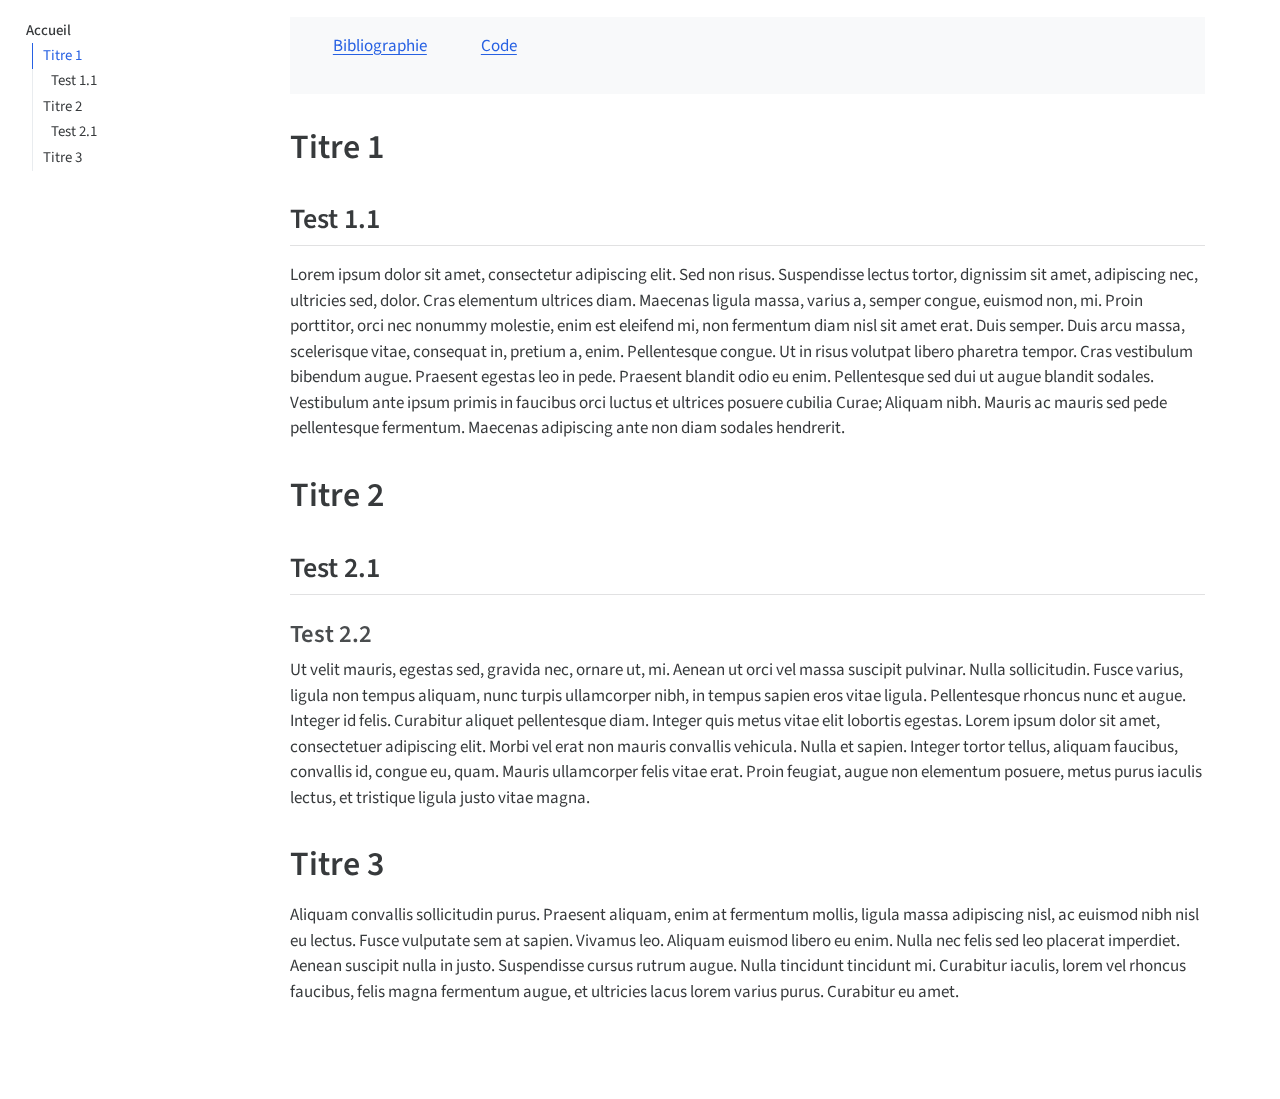
<file: index.html>
<!DOCTYPE html>
<html xmlns="http://www.w3.org/1999/xhtml" lang="en" xml:lang="en"><head>

<meta charset="utf-8">
<meta name="generator" content="quarto-1.7.32">

<meta name="viewport" content="width=device-width, initial-scale=1.0, user-scalable=yes">


<title>index</title>
<style>
code{white-space: pre-wrap;}
span.smallcaps{font-variant: small-caps;}
div.columns{display: flex; gap: min(4vw, 1.5em);}
div.column{flex: auto; overflow-x: auto;}
div.hanging-indent{margin-left: 1.5em; text-indent: -1.5em;}
ul.task-list{list-style: none;}
ul.task-list li input[type="checkbox"] {
  width: 0.8em;
  margin: 0 0.8em 0.2em -1em; /* quarto-specific, see https://github.com/quarto-dev/quarto-cli/issues/4556 */ 
  vertical-align: middle;
}
</style>


<script src="index_files/libs/clipboard/clipboard.min.js"></script>
<script src="index_files/libs/quarto-html/quarto.js" type="module"></script>
<script src="index_files/libs/quarto-html/tabsets/tabsets.js" type="module"></script>
<script src="index_files/libs/quarto-html/popper.min.js"></script>
<script src="index_files/libs/quarto-html/tippy.umd.min.js"></script>
<script src="index_files/libs/quarto-html/anchor.min.js"></script>
<link href="index_files/libs/quarto-html/tippy.css" rel="stylesheet">
<link href="index_files/libs/quarto-html/quarto-syntax-highlighting-37eea08aefeeee20ff55810ff984fec1.css" rel="stylesheet" id="quarto-text-highlighting-styles">
<script src="index_files/libs/bootstrap/bootstrap.min.js"></script>
<link href="index_files/libs/bootstrap/bootstrap-icons.css" rel="stylesheet">
<link href="index_files/libs/bootstrap/bootstrap-581f27d426c1470dc0c08eeacc1c9377.min.css" rel="stylesheet" append-hash="true" id="quarto-bootstrap" data-mode="light">


</head>

<body class="quarto-light">

<div id="quarto-content" class="page-columns page-rows-contents page-layout-full toc-left">
<div id="quarto-sidebar-toc-left" class="sidebar toc-left">
  <nav id="TOC" role="doc-toc" class="toc-active" data-toc-expanded="99">
    <h2 id="toc-title">Accueil</h2>
   
  <ul class="collapse">
  <li><a href="#titre-1" id="toc-titre-1" class="nav-link active" data-scroll-target="#titre-1">Titre 1</a>
  <ul class="collapse">
  <li><a href="#test-1.1" id="toc-test-1.1" class="nav-link" data-scroll-target="#test-1.1">Test 1.1</a></li>
  </ul></li>
  <li><a href="#titre-2" id="toc-titre-2" class="nav-link" data-scroll-target="#titre-2">Titre 2</a>
  <ul class="collapse">
  <li><a href="#test-2.1" id="toc-test-2.1" class="nav-link" data-scroll-target="#test-2.1">Test 2.1</a></li>
  </ul></li>
  <li><a href="#titre-3" id="toc-titre-3" class="nav-link" data-scroll-target="#titre-3">Titre 3</a></li>
  </ul>
</nav>
</div>
<div id="quarto-margin-sidebar" class="sidebar margin-sidebar zindex-bottom">
</div>
<main class="content column-page-right" id="quarto-document-content">




<div class="navbar p-3">
<p><a href="bibliographie.html" class="me-4 ms-4">Bibliographie</a> <a href="code.html" class="me-4 ms-4">Code</a></p>
</div>
<section id="titre-1" class="level1">
<h1>Titre 1</h1>
<section id="test-1.1" class="level2">
<h2 class="anchored" data-anchor-id="test-1.1">Test 1.1</h2>
<p>Lorem ipsum dolor sit amet, consectetur adipiscing elit. Sed non risus. Suspendisse lectus tortor, dignissim sit amet, adipiscing nec, ultricies sed, dolor. Cras elementum ultrices diam. Maecenas ligula massa, varius a, semper congue, euismod non, mi. Proin porttitor, orci nec nonummy molestie, enim est eleifend mi, non fermentum diam nisl sit amet erat. Duis semper. Duis arcu massa, scelerisque vitae, consequat in, pretium a, enim. Pellentesque congue. Ut in risus volutpat libero pharetra tempor. Cras vestibulum bibendum augue. Praesent egestas leo in pede. Praesent blandit odio eu enim. Pellentesque sed dui ut augue blandit sodales. Vestibulum ante ipsum primis in faucibus orci luctus et ultrices posuere cubilia Curae; Aliquam nibh. Mauris ac mauris sed pede pellentesque fermentum. Maecenas adipiscing ante non diam sodales hendrerit.</p>
</section>
</section>
<section id="titre-2" class="level1">
<h1>Titre 2</h1>
<section id="test-2.1" class="level2">
<h2 class="anchored" data-anchor-id="test-2.1">Test 2.1</h2>
<section id="test-2.2" class="level3">
<h3 class="anchored" data-anchor-id="test-2.2">Test 2.2</h3>
<p>Ut velit mauris, egestas sed, gravida nec, ornare ut, mi. Aenean ut orci vel massa suscipit pulvinar. Nulla sollicitudin. Fusce varius, ligula non tempus aliquam, nunc turpis ullamcorper nibh, in tempus sapien eros vitae ligula. Pellentesque rhoncus nunc et augue. Integer id felis. Curabitur aliquet pellentesque diam. Integer quis metus vitae elit lobortis egestas. Lorem ipsum dolor sit amet, consectetuer adipiscing elit. Morbi vel erat non mauris convallis vehicula. Nulla et sapien. Integer tortor tellus, aliquam faucibus, convallis id, congue eu, quam. Mauris ullamcorper felis vitae erat. Proin feugiat, augue non elementum posuere, metus purus iaculis lectus, et tristique ligula justo vitae magna.</p>
</section>
</section>
</section>
<section id="titre-3" class="level1">
<h1>Titre 3</h1>
<p>Aliquam convallis sollicitudin purus. Praesent aliquam, enim at fermentum mollis, ligula massa adipiscing nisl, ac euismod nibh nisl eu lectus. Fusce vulputate sem at sapien. Vivamus leo. Aliquam euismod libero eu enim. Nulla nec felis sed leo placerat imperdiet. Aenean suscipit nulla in justo. Suspendisse cursus rutrum augue. Nulla tincidunt tincidunt mi. Curabitur iaculis, lorem vel rhoncus faucibus, felis magna fermentum augue, et ultricies lacus lorem varius purus. Curabitur eu amet.</p>
</section>

</main>
<!-- /main column -->
<script id="quarto-html-after-body" type="application/javascript">
  window.document.addEventListener("DOMContentLoaded", function (event) {
    const icon = "";
    const anchorJS = new window.AnchorJS();
    anchorJS.options = {
      placement: 'right',
      icon: icon
    };
    anchorJS.add('.anchored');
    const isCodeAnnotation = (el) => {
      for (const clz of el.classList) {
        if (clz.startsWith('code-annotation-')) {                     
          return true;
        }
      }
      return false;
    }
    const onCopySuccess = function(e) {
      // button target
      const button = e.trigger;
      // don't keep focus
      button.blur();
      // flash "checked"
      button.classList.add('code-copy-button-checked');
      var currentTitle = button.getAttribute("title");
      button.setAttribute("title", "Copied!");
      let tooltip;
      if (window.bootstrap) {
        button.setAttribute("data-bs-toggle", "tooltip");
        button.setAttribute("data-bs-placement", "left");
        button.setAttribute("data-bs-title", "Copied!");
        tooltip = new bootstrap.Tooltip(button, 
          { trigger: "manual", 
            customClass: "code-copy-button-tooltip",
            offset: [0, -8]});
        tooltip.show();    
      }
      setTimeout(function() {
        if (tooltip) {
          tooltip.hide();
          button.removeAttribute("data-bs-title");
          button.removeAttribute("data-bs-toggle");
          button.removeAttribute("data-bs-placement");
        }
        button.setAttribute("title", currentTitle);
        button.classList.remove('code-copy-button-checked');
      }, 1000);
      // clear code selection
      e.clearSelection();
    }
    const getTextToCopy = function(trigger) {
        const codeEl = trigger.previousElementSibling.cloneNode(true);
        for (const childEl of codeEl.children) {
          if (isCodeAnnotation(childEl)) {
            childEl.remove();
          }
        }
        return codeEl.innerText;
    }
    const clipboard = new window.ClipboardJS('.code-copy-button:not([data-in-quarto-modal])', {
      text: getTextToCopy
    });
    clipboard.on('success', onCopySuccess);
    if (window.document.getElementById('quarto-embedded-source-code-modal')) {
      const clipboardModal = new window.ClipboardJS('.code-copy-button[data-in-quarto-modal]', {
        text: getTextToCopy,
        container: window.document.getElementById('quarto-embedded-source-code-modal')
      });
      clipboardModal.on('success', onCopySuccess);
    }
      var localhostRegex = new RegExp(/^(?:http|https):\/\/localhost\:?[0-9]*\//);
      var mailtoRegex = new RegExp(/^mailto:/);
        var filterRegex = new RegExp('/' + window.location.host + '/');
      var isInternal = (href) => {
          return filterRegex.test(href) || localhostRegex.test(href) || mailtoRegex.test(href);
      }
      // Inspect non-navigation links and adorn them if external
     var links = window.document.querySelectorAll('a[href]:not(.nav-link):not(.navbar-brand):not(.toc-action):not(.sidebar-link):not(.sidebar-item-toggle):not(.pagination-link):not(.no-external):not([aria-hidden]):not(.dropdown-item):not(.quarto-navigation-tool):not(.about-link)');
      for (var i=0; i<links.length; i++) {
        const link = links[i];
        if (!isInternal(link.href)) {
          // undo the damage that might have been done by quarto-nav.js in the case of
          // links that we want to consider external
          if (link.dataset.originalHref !== undefined) {
            link.href = link.dataset.originalHref;
          }
        }
      }
    function tippyHover(el, contentFn, onTriggerFn, onUntriggerFn) {
      const config = {
        allowHTML: true,
        maxWidth: 500,
        delay: 100,
        arrow: false,
        appendTo: function(el) {
            return el.parentElement;
        },
        interactive: true,
        interactiveBorder: 10,
        theme: 'quarto',
        placement: 'bottom-start',
      };
      if (contentFn) {
        config.content = contentFn;
      }
      if (onTriggerFn) {
        config.onTrigger = onTriggerFn;
      }
      if (onUntriggerFn) {
        config.onUntrigger = onUntriggerFn;
      }
      window.tippy(el, config); 
    }
    const noterefs = window.document.querySelectorAll('a[role="doc-noteref"]');
    for (var i=0; i<noterefs.length; i++) {
      const ref = noterefs[i];
      tippyHover(ref, function() {
        // use id or data attribute instead here
        let href = ref.getAttribute('data-footnote-href') || ref.getAttribute('href');
        try { href = new URL(href).hash; } catch {}
        const id = href.replace(/^#\/?/, "");
        const note = window.document.getElementById(id);
        if (note) {
          return note.innerHTML;
        } else {
          return "";
        }
      });
    }
    const xrefs = window.document.querySelectorAll('a.quarto-xref');
    const processXRef = (id, note) => {
      // Strip column container classes
      const stripColumnClz = (el) => {
        el.classList.remove("page-full", "page-columns");
        if (el.children) {
          for (const child of el.children) {
            stripColumnClz(child);
          }
        }
      }
      stripColumnClz(note)
      if (id === null || id.startsWith('sec-')) {
        // Special case sections, only their first couple elements
        const container = document.createElement("div");
        if (note.children && note.children.length > 2) {
          container.appendChild(note.children[0].cloneNode(true));
          for (let i = 1; i < note.children.length; i++) {
            const child = note.children[i];
            if (child.tagName === "P" && child.innerText === "") {
              continue;
            } else {
              container.appendChild(child.cloneNode(true));
              break;
            }
          }
          if (window.Quarto?.typesetMath) {
            window.Quarto.typesetMath(container);
          }
          return container.innerHTML
        } else {
          if (window.Quarto?.typesetMath) {
            window.Quarto.typesetMath(note);
          }
          return note.innerHTML;
        }
      } else {
        // Remove any anchor links if they are present
        const anchorLink = note.querySelector('a.anchorjs-link');
        if (anchorLink) {
          anchorLink.remove();
        }
        if (window.Quarto?.typesetMath) {
          window.Quarto.typesetMath(note);
        }
        if (note.classList.contains("callout")) {
          return note.outerHTML;
        } else {
          return note.innerHTML;
        }
      }
    }
    for (var i=0; i<xrefs.length; i++) {
      const xref = xrefs[i];
      tippyHover(xref, undefined, function(instance) {
        instance.disable();
        let url = xref.getAttribute('href');
        let hash = undefined; 
        if (url.startsWith('#')) {
          hash = url;
        } else {
          try { hash = new URL(url).hash; } catch {}
        }
        if (hash) {
          const id = hash.replace(/^#\/?/, "");
          const note = window.document.getElementById(id);
          if (note !== null) {
            try {
              const html = processXRef(id, note.cloneNode(true));
              instance.setContent(html);
            } finally {
              instance.enable();
              instance.show();
            }
          } else {
            // See if we can fetch this
            fetch(url.split('#')[0])
            .then(res => res.text())
            .then(html => {
              const parser = new DOMParser();
              const htmlDoc = parser.parseFromString(html, "text/html");
              const note = htmlDoc.getElementById(id);
              if (note !== null) {
                const html = processXRef(id, note);
                instance.setContent(html);
              } 
            }).finally(() => {
              instance.enable();
              instance.show();
            });
          }
        } else {
          // See if we can fetch a full url (with no hash to target)
          // This is a special case and we should probably do some content thinning / targeting
          fetch(url)
          .then(res => res.text())
          .then(html => {
            const parser = new DOMParser();
            const htmlDoc = parser.parseFromString(html, "text/html");
            const note = htmlDoc.querySelector('main.content');
            if (note !== null) {
              // This should only happen for chapter cross references
              // (since there is no id in the URL)
              // remove the first header
              if (note.children.length > 0 && note.children[0].tagName === "HEADER") {
                note.children[0].remove();
              }
              const html = processXRef(null, note);
              instance.setContent(html);
            } 
          }).finally(() => {
            instance.enable();
            instance.show();
          });
        }
      }, function(instance) {
      });
    }
        let selectedAnnoteEl;
        const selectorForAnnotation = ( cell, annotation) => {
          let cellAttr = 'data-code-cell="' + cell + '"';
          let lineAttr = 'data-code-annotation="' +  annotation + '"';
          const selector = 'span[' + cellAttr + '][' + lineAttr + ']';
          return selector;
        }
        const selectCodeLines = (annoteEl) => {
          const doc = window.document;
          const targetCell = annoteEl.getAttribute("data-target-cell");
          const targetAnnotation = annoteEl.getAttribute("data-target-annotation");
          const annoteSpan = window.document.querySelector(selectorForAnnotation(targetCell, targetAnnotation));
          const lines = annoteSpan.getAttribute("data-code-lines").split(",");
          const lineIds = lines.map((line) => {
            return targetCell + "-" + line;
          })
          let top = null;
          let height = null;
          let parent = null;
          if (lineIds.length > 0) {
              //compute the position of the single el (top and bottom and make a div)
              const el = window.document.getElementById(lineIds[0]);
              top = el.offsetTop;
              height = el.offsetHeight;
              parent = el.parentElement.parentElement;
            if (lineIds.length > 1) {
              const lastEl = window.document.getElementById(lineIds[lineIds.length - 1]);
              const bottom = lastEl.offsetTop + lastEl.offsetHeight;
              height = bottom - top;
            }
            if (top !== null && height !== null && parent !== null) {
              // cook up a div (if necessary) and position it 
              let div = window.document.getElementById("code-annotation-line-highlight");
              if (div === null) {
                div = window.document.createElement("div");
                div.setAttribute("id", "code-annotation-line-highlight");
                div.style.position = 'absolute';
                parent.appendChild(div);
              }
              div.style.top = top - 2 + "px";
              div.style.height = height + 4 + "px";
              div.style.left = 0;
              let gutterDiv = window.document.getElementById("code-annotation-line-highlight-gutter");
              if (gutterDiv === null) {
                gutterDiv = window.document.createElement("div");
                gutterDiv.setAttribute("id", "code-annotation-line-highlight-gutter");
                gutterDiv.style.position = 'absolute';
                const codeCell = window.document.getElementById(targetCell);
                const gutter = codeCell.querySelector('.code-annotation-gutter');
                gutter.appendChild(gutterDiv);
              }
              gutterDiv.style.top = top - 2 + "px";
              gutterDiv.style.height = height + 4 + "px";
            }
            selectedAnnoteEl = annoteEl;
          }
        };
        const unselectCodeLines = () => {
          const elementsIds = ["code-annotation-line-highlight", "code-annotation-line-highlight-gutter"];
          elementsIds.forEach((elId) => {
            const div = window.document.getElementById(elId);
            if (div) {
              div.remove();
            }
          });
          selectedAnnoteEl = undefined;
        };
          // Handle positioning of the toggle
      window.addEventListener(
        "resize",
        throttle(() => {
          elRect = undefined;
          if (selectedAnnoteEl) {
            selectCodeLines(selectedAnnoteEl);
          }
        }, 10)
      );
      function throttle(fn, ms) {
      let throttle = false;
      let timer;
        return (...args) => {
          if(!throttle) { // first call gets through
              fn.apply(this, args);
              throttle = true;
          } else { // all the others get throttled
              if(timer) clearTimeout(timer); // cancel #2
              timer = setTimeout(() => {
                fn.apply(this, args);
                timer = throttle = false;
              }, ms);
          }
        };
      }
        // Attach click handler to the DT
        const annoteDls = window.document.querySelectorAll('dt[data-target-cell]');
        for (const annoteDlNode of annoteDls) {
          annoteDlNode.addEventListener('click', (event) => {
            const clickedEl = event.target;
            if (clickedEl !== selectedAnnoteEl) {
              unselectCodeLines();
              const activeEl = window.document.querySelector('dt[data-target-cell].code-annotation-active');
              if (activeEl) {
                activeEl.classList.remove('code-annotation-active');
              }
              selectCodeLines(clickedEl);
              clickedEl.classList.add('code-annotation-active');
            } else {
              // Unselect the line
              unselectCodeLines();
              clickedEl.classList.remove('code-annotation-active');
            }
          });
        }
    const findCites = (el) => {
      const parentEl = el.parentElement;
      if (parentEl) {
        const cites = parentEl.dataset.cites;
        if (cites) {
          return {
            el,
            cites: cites.split(' ')
          };
        } else {
          return findCites(el.parentElement)
        }
      } else {
        return undefined;
      }
    };
    var bibliorefs = window.document.querySelectorAll('a[role="doc-biblioref"]');
    for (var i=0; i<bibliorefs.length; i++) {
      const ref = bibliorefs[i];
      const citeInfo = findCites(ref);
      if (citeInfo) {
        tippyHover(citeInfo.el, function() {
          var popup = window.document.createElement('div');
          citeInfo.cites.forEach(function(cite) {
            var citeDiv = window.document.createElement('div');
            citeDiv.classList.add('hanging-indent');
            citeDiv.classList.add('csl-entry');
            var biblioDiv = window.document.getElementById('ref-' + cite);
            if (biblioDiv) {
              citeDiv.innerHTML = biblioDiv.innerHTML;
            }
            popup.appendChild(citeDiv);
          });
          return popup.innerHTML;
        });
      }
    }
  });
  </script>
</div> <!-- /content -->




</body></html>
</file>
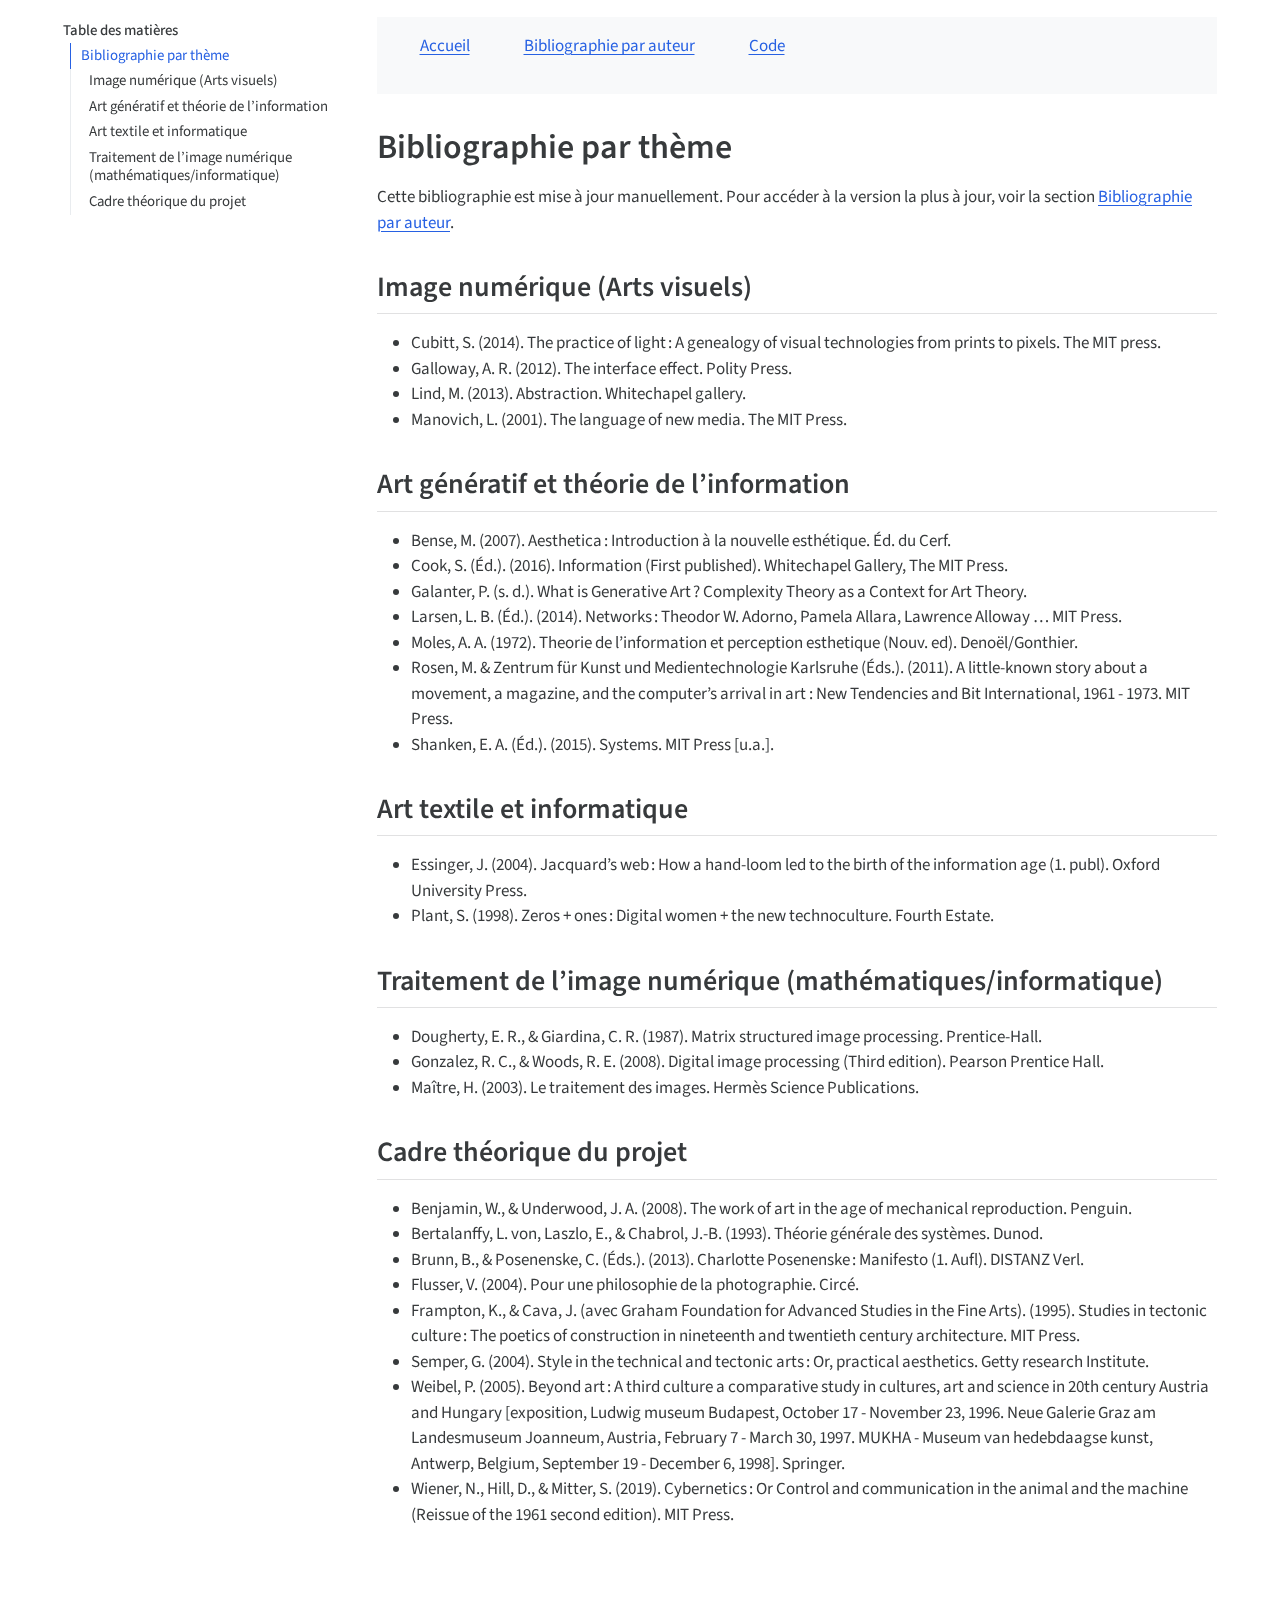
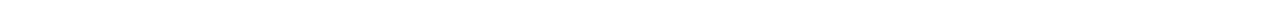
<file: bibliographie.html>
<!DOCTYPE html>
<html xmlns="http://www.w3.org/1999/xhtml" lang="en" xml:lang="en"><head>

<meta charset="utf-8">
<meta name="generator" content="quarto-1.7.32">

<meta name="viewport" content="width=device-width, initial-scale=1.0, user-scalable=yes">


<title>bibliographie</title>
<style>
code{white-space: pre-wrap;}
span.smallcaps{font-variant: small-caps;}
div.columns{display: flex; gap: min(4vw, 1.5em);}
div.column{flex: auto; overflow-x: auto;}
div.hanging-indent{margin-left: 1.5em; text-indent: -1.5em;}
ul.task-list{list-style: none;}
ul.task-list li input[type="checkbox"] {
  width: 0.8em;
  margin: 0 0.8em 0.2em -1em; /* quarto-specific, see https://github.com/quarto-dev/quarto-cli/issues/4556 */ 
  vertical-align: middle;
}
</style>


<script src="bibliographie_files/libs/clipboard/clipboard.min.js"></script>
<script src="bibliographie_files/libs/quarto-html/quarto.js" type="module"></script>
<script src="bibliographie_files/libs/quarto-html/tabsets/tabsets.js" type="module"></script>
<script src="bibliographie_files/libs/quarto-html/popper.min.js"></script>
<script src="bibliographie_files/libs/quarto-html/tippy.umd.min.js"></script>
<script src="bibliographie_files/libs/quarto-html/anchor.min.js"></script>
<link href="bibliographie_files/libs/quarto-html/tippy.css" rel="stylesheet">
<link href="bibliographie_files/libs/quarto-html/quarto-syntax-highlighting-37eea08aefeeee20ff55810ff984fec1.css" rel="stylesheet" id="quarto-text-highlighting-styles">
<script src="bibliographie_files/libs/bootstrap/bootstrap.min.js"></script>
<link href="bibliographie_files/libs/bootstrap/bootstrap-icons.css" rel="stylesheet">
<link href="bibliographie_files/libs/bootstrap/bootstrap-72b3ff0e62659f93d6d10da25efdcf8a.min.css" rel="stylesheet" append-hash="true" id="quarto-bootstrap" data-mode="light">


</head>

<body class="quarto-light">

<div id="quarto-content" class="page-columns page-rows-contents page-layout-full toc-left">
<div id="quarto-sidebar-toc-left" class="sidebar toc-left">
  <nav id="TOC" role="doc-toc" class="toc-active" data-toc-expanded="99">
    <h2 id="toc-title">Table des matières</h2>
   
  <ul class="collapse">
  <li><a href="#bibliographie-par-thème" id="toc-bibliographie-par-thème" class="nav-link active" data-scroll-target="#bibliographie-par-thème">Bibliographie par thème</a>
  <ul class="collapse">
  <li><a href="#image-numérique-arts-visuels" id="toc-image-numérique-arts-visuels" class="nav-link" data-scroll-target="#image-numérique-arts-visuels">Image numérique (Arts visuels)</a></li>
  <li><a href="#art-génératif-et-théorie-de-linformation" id="toc-art-génératif-et-théorie-de-linformation" class="nav-link" data-scroll-target="#art-génératif-et-théorie-de-linformation">Art génératif et théorie de l’information</a></li>
  <li><a href="#art-textile-et-informatique" id="toc-art-textile-et-informatique" class="nav-link" data-scroll-target="#art-textile-et-informatique">Art textile et informatique</a></li>
  <li><a href="#traitement-de-limage-numérique-mathématiquesinformatique" id="toc-traitement-de-limage-numérique-mathématiquesinformatique" class="nav-link" data-scroll-target="#traitement-de-limage-numérique-mathématiquesinformatique">Traitement de l’image numérique (mathématiques/informatique)</a></li>
  <li><a href="#cadre-théorique-du-projet" id="toc-cadre-théorique-du-projet" class="nav-link" data-scroll-target="#cadre-théorique-du-projet">Cadre théorique du projet</a></li>
  </ul></li>
  </ul>
</nav>
</div>
<div id="quarto-margin-sidebar" class="sidebar margin-sidebar zindex-bottom">
</div>
<main class="content column-page-right" id="quarto-document-content">




<div class="navbar p-3">
<p><a href="index.html" class="me-4 ms-4">Accueil</a> <a href="bibliographie_zotero.html" class="me-4 ms-4">Bibliographie par auteur</a> <a href="code.html" class="me-4 ms-4">Code</a></p>
</div>
<section id="bibliographie-par-thème" class="level1">
<h1>Bibliographie par thème</h1>
<p>Cette bibliographie est mise à jour manuellement. Pour accéder à la version la plus à jour, voir la section <a href="bibliographie_zotero.html">Bibliographie par auteur</a>.</p>
<section id="image-numérique-arts-visuels" class="level2">
<h2 class="anchored" data-anchor-id="image-numérique-arts-visuels">Image numérique (Arts visuels)</h2>
<ul>
<li>Cubitt, S. (2014). The practice of light : A genealogy of visual technologies from prints to pixels. The MIT press.</li>
<li>Galloway, A. R. (2012). The interface effect. Polity Press.</li>
<li>Lind, M. (2013). Abstraction. Whitechapel gallery.</li>
<li>Manovich, L. (2001). The language of new media. The MIT Press.</li>
</ul>
</section>
<section id="art-génératif-et-théorie-de-linformation" class="level2">
<h2 class="anchored" data-anchor-id="art-génératif-et-théorie-de-linformation">Art génératif et théorie de l’information</h2>
<ul>
<li>Bense, M. (2007). Aesthetica : Introduction à la nouvelle esthétique. Éd. du Cerf.</li>
<li>Cook, S. (Éd.). (2016). Information (First published). Whitechapel Gallery, The MIT Press.</li>
<li>Galanter, P. (s.&nbsp;d.). What is Generative Art ? Complexity Theory as a Context for Art Theory.</li>
<li>Larsen, L. B. (Éd.). (2014). Networks : Theodor W. Adorno, Pamela Allara, Lawrence Alloway … MIT Press.</li>
<li>Moles, A. A. (1972). Theorie de l’information et perception esthetique (Nouv. ed). Denoël/Gonthier.</li>
<li>Rosen, M. &amp; Zentrum für Kunst und Medientechnologie Karlsruhe (Éds.). (2011). A little-known story about a movement, a magazine, and the computer’s arrival in art : New Tendencies and Bit International, 1961 - 1973. MIT Press.</li>
<li>Shanken, E. A. (Éd.). (2015). Systems. MIT Press [u.a.].</li>
</ul>
</section>
<section id="art-textile-et-informatique" class="level2">
<h2 class="anchored" data-anchor-id="art-textile-et-informatique">Art textile et informatique</h2>
<ul>
<li>Essinger, J. (2004). Jacquard’s web : How a hand-loom led to the birth of the information age (1. publ). Oxford University Press.</li>
<li>Plant, S. (1998). Zeros + ones : Digital women + the new technoculture. Fourth Estate.</li>
</ul>
</section>
<section id="traitement-de-limage-numérique-mathématiquesinformatique" class="level2">
<h2 class="anchored" data-anchor-id="traitement-de-limage-numérique-mathématiquesinformatique">Traitement de l’image numérique (mathématiques/informatique)</h2>
<ul>
<li>Dougherty, E. R., &amp; Giardina, C. R. (1987). Matrix structured image processing. Prentice-Hall.</li>
<li>Gonzalez, R. C., &amp; Woods, R. E. (2008). Digital image processing (Third edition). Pearson Prentice Hall.</li>
<li>Maître, H. (2003). Le traitement des images. Hermès Science Publications.</li>
</ul>
</section>
<section id="cadre-théorique-du-projet" class="level2">
<h2 class="anchored" data-anchor-id="cadre-théorique-du-projet">Cadre théorique du projet</h2>
<ul>
<li>Benjamin, W., &amp; Underwood, J. A. (2008). The work of art in the age of mechanical reproduction. Penguin.</li>
<li>Bertalanffy, L. von, Laszlo, E., &amp; Chabrol, J.-B. (1993). Théorie générale des systèmes. Dunod.</li>
<li>Brunn, B., &amp; Posenenske, C. (Éds.). (2013). Charlotte Posenenske : Manifesto (1. Aufl). DISTANZ Verl.</li>
<li>Flusser, V. (2004). Pour une philosophie de la photographie. Circé.</li>
<li>Frampton, K., &amp; Cava, J. (avec Graham Foundation for Advanced Studies in the Fine Arts). (1995). Studies in tectonic culture : The poetics of construction in nineteenth and twentieth century architecture. MIT Press.</li>
<li>Semper, G. (2004). Style in the technical and tectonic arts : Or, practical aesthetics. Getty research Institute.</li>
<li>Weibel, P. (2005). Beyond art : A third culture a comparative study in cultures, art and science in 20th century Austria and Hungary [exposition, Ludwig museum Budapest, October 17 - November 23, 1996. Neue Galerie Graz am Landesmuseum Joanneum, Austria, February 7 - March 30, 1997. MUKHA - Museum van hedebdaagse kunst, Antwerp, Belgium, September 19 - December 6, 1998]. Springer.</li>
<li>Wiener, N., Hill, D., &amp; Mitter, S. (2019). Cybernetics : Or Control and communication in the animal and the machine (Reissue of the 1961 second edition). MIT Press.</li>
</ul>
</section>
</section>

</main>
<!-- /main column -->
<script id="quarto-html-after-body" type="application/javascript">
  window.document.addEventListener("DOMContentLoaded", function (event) {
    const icon = "";
    const anchorJS = new window.AnchorJS();
    anchorJS.options = {
      placement: 'right',
      icon: icon
    };
    anchorJS.add('.anchored');
    const isCodeAnnotation = (el) => {
      for (const clz of el.classList) {
        if (clz.startsWith('code-annotation-')) {                     
          return true;
        }
      }
      return false;
    }
    const onCopySuccess = function(e) {
      // button target
      const button = e.trigger;
      // don't keep focus
      button.blur();
      // flash "checked"
      button.classList.add('code-copy-button-checked');
      var currentTitle = button.getAttribute("title");
      button.setAttribute("title", "Copied!");
      let tooltip;
      if (window.bootstrap) {
        button.setAttribute("data-bs-toggle", "tooltip");
        button.setAttribute("data-bs-placement", "left");
        button.setAttribute("data-bs-title", "Copied!");
        tooltip = new bootstrap.Tooltip(button, 
          { trigger: "manual", 
            customClass: "code-copy-button-tooltip",
            offset: [0, -8]});
        tooltip.show();    
      }
      setTimeout(function() {
        if (tooltip) {
          tooltip.hide();
          button.removeAttribute("data-bs-title");
          button.removeAttribute("data-bs-toggle");
          button.removeAttribute("data-bs-placement");
        }
        button.setAttribute("title", currentTitle);
        button.classList.remove('code-copy-button-checked');
      }, 1000);
      // clear code selection
      e.clearSelection();
    }
    const getTextToCopy = function(trigger) {
        const codeEl = trigger.previousElementSibling.cloneNode(true);
        for (const childEl of codeEl.children) {
          if (isCodeAnnotation(childEl)) {
            childEl.remove();
          }
        }
        return codeEl.innerText;
    }
    const clipboard = new window.ClipboardJS('.code-copy-button:not([data-in-quarto-modal])', {
      text: getTextToCopy
    });
    clipboard.on('success', onCopySuccess);
    if (window.document.getElementById('quarto-embedded-source-code-modal')) {
      const clipboardModal = new window.ClipboardJS('.code-copy-button[data-in-quarto-modal]', {
        text: getTextToCopy,
        container: window.document.getElementById('quarto-embedded-source-code-modal')
      });
      clipboardModal.on('success', onCopySuccess);
    }
      var localhostRegex = new RegExp(/^(?:http|https):\/\/localhost\:?[0-9]*\//);
      var mailtoRegex = new RegExp(/^mailto:/);
        var filterRegex = new RegExp('/' + window.location.host + '/');
      var isInternal = (href) => {
          return filterRegex.test(href) || localhostRegex.test(href) || mailtoRegex.test(href);
      }
      // Inspect non-navigation links and adorn them if external
     var links = window.document.querySelectorAll('a[href]:not(.nav-link):not(.navbar-brand):not(.toc-action):not(.sidebar-link):not(.sidebar-item-toggle):not(.pagination-link):not(.no-external):not([aria-hidden]):not(.dropdown-item):not(.quarto-navigation-tool):not(.about-link)');
      for (var i=0; i<links.length; i++) {
        const link = links[i];
        if (!isInternal(link.href)) {
          // undo the damage that might have been done by quarto-nav.js in the case of
          // links that we want to consider external
          if (link.dataset.originalHref !== undefined) {
            link.href = link.dataset.originalHref;
          }
        }
      }
    function tippyHover(el, contentFn, onTriggerFn, onUntriggerFn) {
      const config = {
        allowHTML: true,
        maxWidth: 500,
        delay: 100,
        arrow: false,
        appendTo: function(el) {
            return el.parentElement;
        },
        interactive: true,
        interactiveBorder: 10,
        theme: 'quarto',
        placement: 'bottom-start',
      };
      if (contentFn) {
        config.content = contentFn;
      }
      if (onTriggerFn) {
        config.onTrigger = onTriggerFn;
      }
      if (onUntriggerFn) {
        config.onUntrigger = onUntriggerFn;
      }
      window.tippy(el, config); 
    }
    const noterefs = window.document.querySelectorAll('a[role="doc-noteref"]');
    for (var i=0; i<noterefs.length; i++) {
      const ref = noterefs[i];
      tippyHover(ref, function() {
        // use id or data attribute instead here
        let href = ref.getAttribute('data-footnote-href') || ref.getAttribute('href');
        try { href = new URL(href).hash; } catch {}
        const id = href.replace(/^#\/?/, "");
        const note = window.document.getElementById(id);
        if (note) {
          return note.innerHTML;
        } else {
          return "";
        }
      });
    }
    const xrefs = window.document.querySelectorAll('a.quarto-xref');
    const processXRef = (id, note) => {
      // Strip column container classes
      const stripColumnClz = (el) => {
        el.classList.remove("page-full", "page-columns");
        if (el.children) {
          for (const child of el.children) {
            stripColumnClz(child);
          }
        }
      }
      stripColumnClz(note)
      if (id === null || id.startsWith('sec-')) {
        // Special case sections, only their first couple elements
        const container = document.createElement("div");
        if (note.children && note.children.length > 2) {
          container.appendChild(note.children[0].cloneNode(true));
          for (let i = 1; i < note.children.length; i++) {
            const child = note.children[i];
            if (child.tagName === "P" && child.innerText === "") {
              continue;
            } else {
              container.appendChild(child.cloneNode(true));
              break;
            }
          }
          if (window.Quarto?.typesetMath) {
            window.Quarto.typesetMath(container);
          }
          return container.innerHTML
        } else {
          if (window.Quarto?.typesetMath) {
            window.Quarto.typesetMath(note);
          }
          return note.innerHTML;
        }
      } else {
        // Remove any anchor links if they are present
        const anchorLink = note.querySelector('a.anchorjs-link');
        if (anchorLink) {
          anchorLink.remove();
        }
        if (window.Quarto?.typesetMath) {
          window.Quarto.typesetMath(note);
        }
        if (note.classList.contains("callout")) {
          return note.outerHTML;
        } else {
          return note.innerHTML;
        }
      }
    }
    for (var i=0; i<xrefs.length; i++) {
      const xref = xrefs[i];
      tippyHover(xref, undefined, function(instance) {
        instance.disable();
        let url = xref.getAttribute('href');
        let hash = undefined; 
        if (url.startsWith('#')) {
          hash = url;
        } else {
          try { hash = new URL(url).hash; } catch {}
        }
        if (hash) {
          const id = hash.replace(/^#\/?/, "");
          const note = window.document.getElementById(id);
          if (note !== null) {
            try {
              const html = processXRef(id, note.cloneNode(true));
              instance.setContent(html);
            } finally {
              instance.enable();
              instance.show();
            }
          } else {
            // See if we can fetch this
            fetch(url.split('#')[0])
            .then(res => res.text())
            .then(html => {
              const parser = new DOMParser();
              const htmlDoc = parser.parseFromString(html, "text/html");
              const note = htmlDoc.getElementById(id);
              if (note !== null) {
                const html = processXRef(id, note);
                instance.setContent(html);
              } 
            }).finally(() => {
              instance.enable();
              instance.show();
            });
          }
        } else {
          // See if we can fetch a full url (with no hash to target)
          // This is a special case and we should probably do some content thinning / targeting
          fetch(url)
          .then(res => res.text())
          .then(html => {
            const parser = new DOMParser();
            const htmlDoc = parser.parseFromString(html, "text/html");
            const note = htmlDoc.querySelector('main.content');
            if (note !== null) {
              // This should only happen for chapter cross references
              // (since there is no id in the URL)
              // remove the first header
              if (note.children.length > 0 && note.children[0].tagName === "HEADER") {
                note.children[0].remove();
              }
              const html = processXRef(null, note);
              instance.setContent(html);
            } 
          }).finally(() => {
            instance.enable();
            instance.show();
          });
        }
      }, function(instance) {
      });
    }
        let selectedAnnoteEl;
        const selectorForAnnotation = ( cell, annotation) => {
          let cellAttr = 'data-code-cell="' + cell + '"';
          let lineAttr = 'data-code-annotation="' +  annotation + '"';
          const selector = 'span[' + cellAttr + '][' + lineAttr + ']';
          return selector;
        }
        const selectCodeLines = (annoteEl) => {
          const doc = window.document;
          const targetCell = annoteEl.getAttribute("data-target-cell");
          const targetAnnotation = annoteEl.getAttribute("data-target-annotation");
          const annoteSpan = window.document.querySelector(selectorForAnnotation(targetCell, targetAnnotation));
          const lines = annoteSpan.getAttribute("data-code-lines").split(",");
          const lineIds = lines.map((line) => {
            return targetCell + "-" + line;
          })
          let top = null;
          let height = null;
          let parent = null;
          if (lineIds.length > 0) {
              //compute the position of the single el (top and bottom and make a div)
              const el = window.document.getElementById(lineIds[0]);
              top = el.offsetTop;
              height = el.offsetHeight;
              parent = el.parentElement.parentElement;
            if (lineIds.length > 1) {
              const lastEl = window.document.getElementById(lineIds[lineIds.length - 1]);
              const bottom = lastEl.offsetTop + lastEl.offsetHeight;
              height = bottom - top;
            }
            if (top !== null && height !== null && parent !== null) {
              // cook up a div (if necessary) and position it 
              let div = window.document.getElementById("code-annotation-line-highlight");
              if (div === null) {
                div = window.document.createElement("div");
                div.setAttribute("id", "code-annotation-line-highlight");
                div.style.position = 'absolute';
                parent.appendChild(div);
              }
              div.style.top = top - 2 + "px";
              div.style.height = height + 4 + "px";
              div.style.left = 0;
              let gutterDiv = window.document.getElementById("code-annotation-line-highlight-gutter");
              if (gutterDiv === null) {
                gutterDiv = window.document.createElement("div");
                gutterDiv.setAttribute("id", "code-annotation-line-highlight-gutter");
                gutterDiv.style.position = 'absolute';
                const codeCell = window.document.getElementById(targetCell);
                const gutter = codeCell.querySelector('.code-annotation-gutter');
                gutter.appendChild(gutterDiv);
              }
              gutterDiv.style.top = top - 2 + "px";
              gutterDiv.style.height = height + 4 + "px";
            }
            selectedAnnoteEl = annoteEl;
          }
        };
        const unselectCodeLines = () => {
          const elementsIds = ["code-annotation-line-highlight", "code-annotation-line-highlight-gutter"];
          elementsIds.forEach((elId) => {
            const div = window.document.getElementById(elId);
            if (div) {
              div.remove();
            }
          });
          selectedAnnoteEl = undefined;
        };
          // Handle positioning of the toggle
      window.addEventListener(
        "resize",
        throttle(() => {
          elRect = undefined;
          if (selectedAnnoteEl) {
            selectCodeLines(selectedAnnoteEl);
          }
        }, 10)
      );
      function throttle(fn, ms) {
      let throttle = false;
      let timer;
        return (...args) => {
          if(!throttle) { // first call gets through
              fn.apply(this, args);
              throttle = true;
          } else { // all the others get throttled
              if(timer) clearTimeout(timer); // cancel #2
              timer = setTimeout(() => {
                fn.apply(this, args);
                timer = throttle = false;
              }, ms);
          }
        };
      }
        // Attach click handler to the DT
        const annoteDls = window.document.querySelectorAll('dt[data-target-cell]');
        for (const annoteDlNode of annoteDls) {
          annoteDlNode.addEventListener('click', (event) => {
            const clickedEl = event.target;
            if (clickedEl !== selectedAnnoteEl) {
              unselectCodeLines();
              const activeEl = window.document.querySelector('dt[data-target-cell].code-annotation-active');
              if (activeEl) {
                activeEl.classList.remove('code-annotation-active');
              }
              selectCodeLines(clickedEl);
              clickedEl.classList.add('code-annotation-active');
            } else {
              // Unselect the line
              unselectCodeLines();
              clickedEl.classList.remove('code-annotation-active');
            }
          });
        }
    const findCites = (el) => {
      const parentEl = el.parentElement;
      if (parentEl) {
        const cites = parentEl.dataset.cites;
        if (cites) {
          return {
            el,
            cites: cites.split(' ')
          };
        } else {
          return findCites(el.parentElement)
        }
      } else {
        return undefined;
      }
    };
    var bibliorefs = window.document.querySelectorAll('a[role="doc-biblioref"]');
    for (var i=0; i<bibliorefs.length; i++) {
      const ref = bibliorefs[i];
      const citeInfo = findCites(ref);
      if (citeInfo) {
        tippyHover(citeInfo.el, function() {
          var popup = window.document.createElement('div');
          citeInfo.cites.forEach(function(cite) {
            var citeDiv = window.document.createElement('div');
            citeDiv.classList.add('hanging-indent');
            citeDiv.classList.add('csl-entry');
            var biblioDiv = window.document.getElementById('ref-' + cite);
            if (biblioDiv) {
              citeDiv.innerHTML = biblioDiv.innerHTML;
            }
            popup.appendChild(citeDiv);
          });
          return popup.innerHTML;
        });
      }
    }
  });
  </script>
</div> <!-- /content -->




</body></html>
</file>
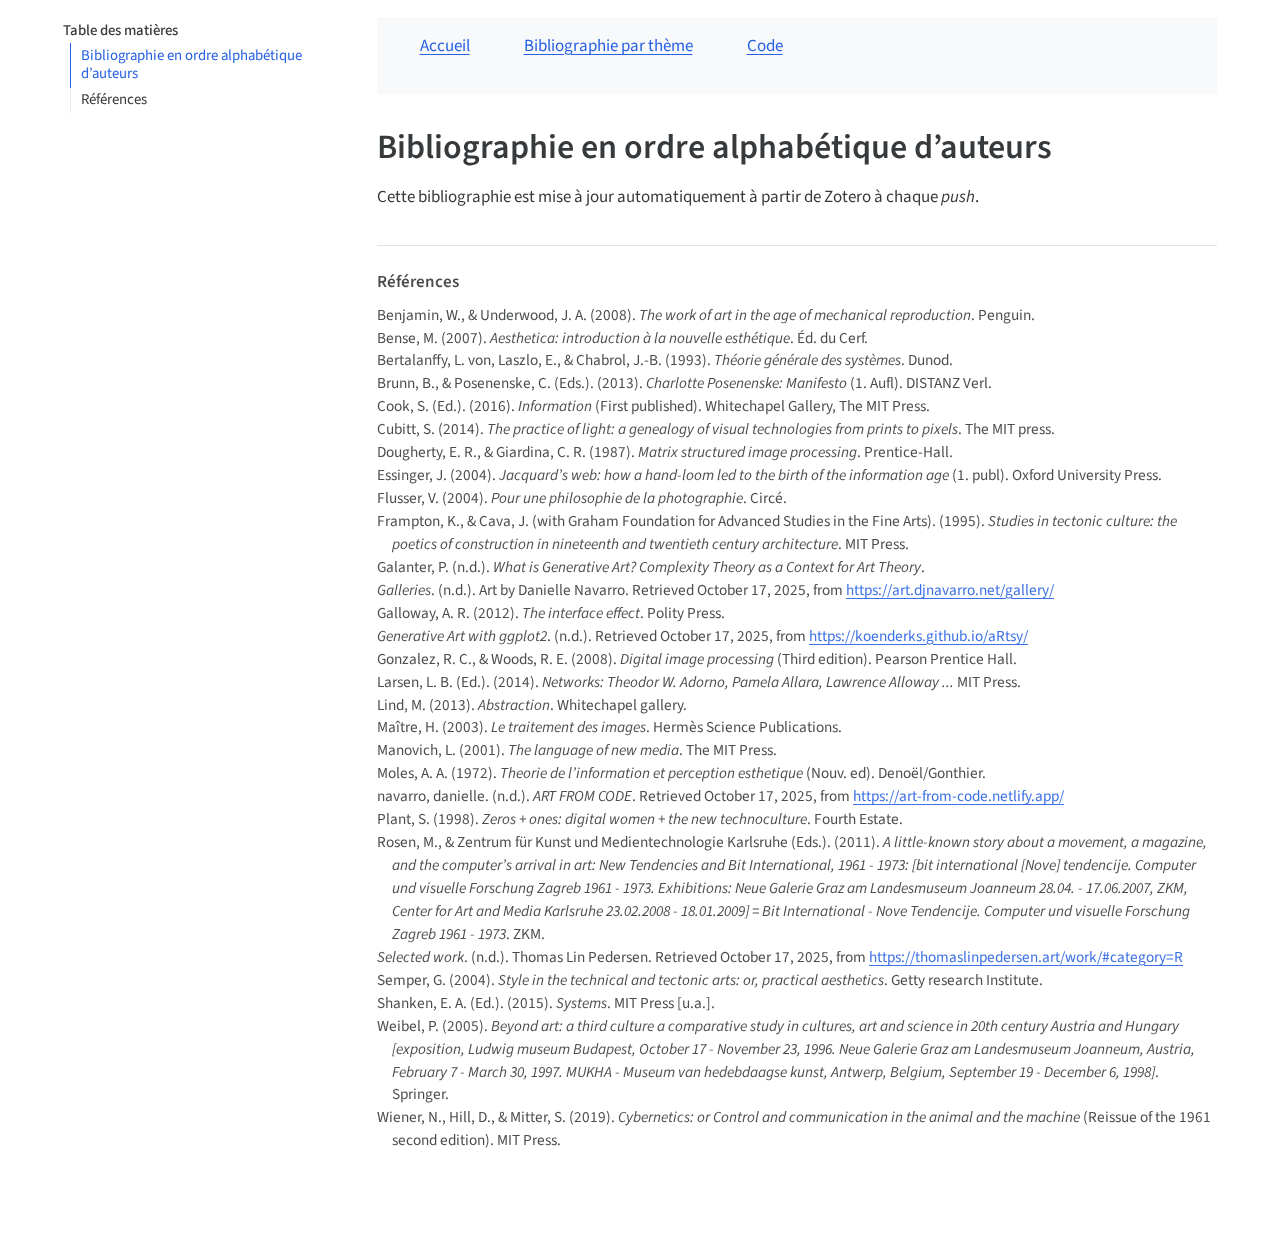
<file: bibliographie_zotero.html>
<!DOCTYPE html>
<html xmlns="http://www.w3.org/1999/xhtml" lang="en" xml:lang="en"><head>

<meta charset="utf-8">
<meta name="generator" content="quarto-1.7.32">

<meta name="viewport" content="width=device-width, initial-scale=1.0, user-scalable=yes">


<title>bibliographie_zotero</title>
<style>
code{white-space: pre-wrap;}
span.smallcaps{font-variant: small-caps;}
div.columns{display: flex; gap: min(4vw, 1.5em);}
div.column{flex: auto; overflow-x: auto;}
div.hanging-indent{margin-left: 1.5em; text-indent: -1.5em;}
ul.task-list{list-style: none;}
ul.task-list li input[type="checkbox"] {
  width: 0.8em;
  margin: 0 0.8em 0.2em -1em; /* quarto-specific, see https://github.com/quarto-dev/quarto-cli/issues/4556 */ 
  vertical-align: middle;
}
/* CSS for citations */
div.csl-bib-body { }
div.csl-entry {
  clear: both;
  margin-bottom: 0em;
}
.hanging-indent div.csl-entry {
  margin-left:2em;
  text-indent:-2em;
}
div.csl-left-margin {
  min-width:2em;
  float:left;
}
div.csl-right-inline {
  margin-left:2em;
  padding-left:1em;
}
div.csl-indent {
  margin-left: 2em;
}</style>


<script src="bibliographie_zotero_files/libs/clipboard/clipboard.min.js"></script>
<script src="bibliographie_zotero_files/libs/quarto-html/quarto.js" type="module"></script>
<script src="bibliographie_zotero_files/libs/quarto-html/tabsets/tabsets.js" type="module"></script>
<script src="bibliographie_zotero_files/libs/quarto-html/popper.min.js"></script>
<script src="bibliographie_zotero_files/libs/quarto-html/tippy.umd.min.js"></script>
<script src="bibliographie_zotero_files/libs/quarto-html/anchor.min.js"></script>
<link href="bibliographie_zotero_files/libs/quarto-html/tippy.css" rel="stylesheet">
<link href="bibliographie_zotero_files/libs/quarto-html/quarto-syntax-highlighting-37eea08aefeeee20ff55810ff984fec1.css" rel="stylesheet" id="quarto-text-highlighting-styles">
<script src="bibliographie_zotero_files/libs/bootstrap/bootstrap.min.js"></script>
<link href="bibliographie_zotero_files/libs/bootstrap/bootstrap-icons.css" rel="stylesheet">
<link href="bibliographie_zotero_files/libs/bootstrap/bootstrap-72b3ff0e62659f93d6d10da25efdcf8a.min.css" rel="stylesheet" append-hash="true" id="quarto-bootstrap" data-mode="light">


</head>

<body class="quarto-light">

<div id="quarto-content" class="page-columns page-rows-contents page-layout-full toc-left">
<div id="quarto-sidebar-toc-left" class="sidebar toc-left">
  <nav id="TOC" role="doc-toc" class="toc-active" data-toc-expanded="99">
    <h2 id="toc-title">Table des matières</h2>
   
  <ul class="collapse">
  <li><a href="#bibliographie-en-ordre-alphabétique-dauteurs" id="toc-bibliographie-en-ordre-alphabétique-dauteurs" class="nav-link active" data-scroll-target="#bibliographie-en-ordre-alphabétique-dauteurs">Bibliographie en ordre alphabétique d’auteurs</a></li>
  <li><a href="#bibliography" id="toc-bibliography" class="nav-link" data-scroll-target="#bibliography">Références</a></li>
  </ul>
</nav>
</div>
<div id="quarto-margin-sidebar" class="sidebar margin-sidebar zindex-bottom">
</div>
<main class="content column-page-right" id="quarto-document-content">




<div class="navbar p-3">
<p><a href="index.html" class="me-4 ms-4">Accueil</a> <a href="bibliographie.html" class="me-4 ms-4">Bibliographie par thème</a> <a href="code.html" class="me-4 ms-4">Code</a></p>
</div>
<section id="bibliographie-en-ordre-alphabétique-dauteurs" class="level1">
<h1>Bibliographie en ordre alphabétique d’auteurs</h1>
<p>Cette bibliographie est mise à jour automatiquement à partir de Zotero à chaque <em>push</em>.</p>
</section>
<section id="bibliography" class="level1 unnumbered">


</section>

<div id="quarto-appendix" class="default"><section class="quarto-appendix-contents" role="doc-bibliography" id="quarto-bibliography"><h2 class="anchored quarto-appendix-heading">Références</h2><div id="refs" class="references csl-bib-body hanging-indent" data-entry-spacing="0" data-line-spacing="2" role="list">
<div id="ref-benjaminWorkArtAge2008" class="csl-entry" role="listitem">
Benjamin, W., &amp; Underwood, J. A. (2008). <em>The work of art in the age of mechanical reproduction</em>. Penguin.
</div>
<div id="ref-benseAestheticaIntroductionNouvelle2007" class="csl-entry" role="listitem">
Bense, M. (2007). <em>Aesthetica: introduction à la nouvelle esthétique</em>. Éd. du Cerf.
</div>
<div id="ref-bertalanffyTheorieGeneraleSystemes1993" class="csl-entry" role="listitem">
Bertalanffy, L. von, Laszlo, E., &amp; Chabrol, J.-B. (1993). <em>Théorie générale des systèmes</em>. Dunod.
</div>
<div id="ref-brunnCharlottePosenenskeManifesto2013" class="csl-entry" role="listitem">
Brunn, B., &amp; Posenenske, C. (Eds.). (2013). <em>Charlotte Posenenske: Manifesto</em> (1. Aufl). DISTANZ Verl.
</div>
<div id="ref-cookInformation2016" class="csl-entry" role="listitem">
Cook, S. (Ed.). (2016). <em>Information</em> (First published). Whitechapel Gallery, The MIT Press.
</div>
<div id="ref-cubittPracticeLightGenealogy2014" class="csl-entry" role="listitem">
Cubitt, S. (2014). <em>The practice of light: a genealogy of visual technologies from prints to pixels</em>. The MIT press.
</div>
<div id="ref-doughertyMatrixStructuredImage1987" class="csl-entry" role="listitem">
Dougherty, E. R., &amp; Giardina, C. R. (1987). <em>Matrix structured image processing</em>. Prentice-Hall.
</div>
<div id="ref-essingerJacquardsWebHow2004" class="csl-entry" role="listitem">
Essinger, J. (2004). <em>Jacquard’s web: how a hand-loom led to the birth of the information age</em> (1. publ). Oxford University Press.
</div>
<div id="ref-flusserPourPhilosophiePhotographie2004" class="csl-entry" role="listitem">
Flusser, V. (2004). <em>Pour une philosophie de la photographie</em>. Circé.
</div>
<div id="ref-framptonStudiesTectonicCulture1995" class="csl-entry" role="listitem">
Frampton, K., &amp; Cava, J. (with Graham Foundation for Advanced Studies in the Fine Arts). (1995). <em>Studies in tectonic culture: the poetics of construction in nineteenth and twentieth century architecture</em>. MIT Press.
</div>
<div id="ref-galanterWhatGenerativeArta" class="csl-entry" role="listitem">
Galanter, P. (n.d.). <em>What is Generative Art? Complexity Theory as a Context for Art Theory</em>.
</div>
<div id="ref-Galleries" class="csl-entry" role="listitem">
<em>Galleries</em>. (n.d.). Art by Danielle Navarro. Retrieved October 17, 2025, from <a href="https://art.djnavarro.net/gallery/">https://art.djnavarro.net/gallery/</a>
</div>
<div id="ref-gallowayInterfaceEffect2012" class="csl-entry" role="listitem">
Galloway, A. R. (2012). <em>The interface effect</em>. Polity Press.
</div>
<div id="ref-GenerativeArtGgplot2" class="csl-entry" role="listitem">
<em>Generative Art with ggplot2</em>. (n.d.). Retrieved October 17, 2025, from <a href="https://koenderks.github.io/aRtsy/">https://koenderks.github.io/aRtsy/</a>
</div>
<div id="ref-gonzalezDigitalImageProcessing2008" class="csl-entry" role="listitem">
Gonzalez, R. C., &amp; Woods, R. E. (2008). <em>Digital image processing</em> (Third edition). Pearson Prentice Hall.
</div>
<div id="ref-larsenNetworksTheodorAdorno2014" class="csl-entry" role="listitem">
Larsen, L. B. (Ed.). (2014). <em>Networks: Theodor W. Adorno, Pamela Allara, Lawrence Alloway ...</em> MIT Press.
</div>
<div id="ref-lindAbstraction2013" class="csl-entry" role="listitem">
Lind, M. (2013). <em>Abstraction</em>. Whitechapel gallery.
</div>
<div id="ref-maitreTraitementImages2003" class="csl-entry" role="listitem">
Maître, H. (2003). <em>Le traitement des images</em>. Hermès Science Publications.
</div>
<div id="ref-manovichLanguageNewMedia2001a" class="csl-entry" role="listitem">
Manovich, L. (2001). <em>The language of new media</em>. The MIT Press.
</div>
<div id="ref-molesTheorieLinformationPerception1972" class="csl-entry" role="listitem">
Moles, A. A. (1972). <em>Theorie de l’information et perception esthetique</em> (Nouv. ed). Denoël/Gonthier.
</div>
<div id="ref-navarroARTCODE" class="csl-entry" role="listitem">
navarro, danielle. (n.d.). <em>ART FROM CODE</em>. Retrieved October 17, 2025, from <a href="https://art-from-code.netlify.app/">https://art-from-code.netlify.app/</a>
</div>
<div id="ref-plantZerosOnesDigital1998" class="csl-entry" role="listitem">
Plant, S. (1998). <em>Zeros + ones: digital women + the new technoculture</em>. Fourth Estate.
</div>
<div id="ref-rosenLittleknownStoryMovement2011a" class="csl-entry" role="listitem">
Rosen, M., &amp; Zentrum für Kunst und Medientechnologie Karlsruhe (Eds.). (2011). <em>A little-known story about a movement, a magazine, and the computer’s arrival in art: New Tendencies and Bit International, 1961 - 1973: [bit international [Nove] tendencije. Computer und visuelle Forschung Zagreb 1961 - 1973. Exhibitions: Neue Galerie Graz am Landesmuseum Joanneum 28.04. - 17.06.2007, ZKM, Center for Art and Media Karlsruhe 23.02.2008 - 18.01.2009] = Bit International - Nove Tendencije. Computer und visuelle Forschung Zagreb 1961 - 1973</em>. ZKM.
</div>
<div id="ref-SelectedWork" class="csl-entry" role="listitem">
<em>Selected work</em>. (n.d.). Thomas Lin Pedersen. Retrieved October 17, 2025, from <a href="https://thomaslinpedersen.art/work/#category=R">https://thomaslinpedersen.art/work/#category=R</a>
</div>
<div id="ref-semperStyleTechnicalTectonic2004" class="csl-entry" role="listitem">
Semper, G. (2004). <em>Style in the technical and tectonic arts: or, practical aesthetics</em>. Getty research Institute.
</div>
<div id="ref-shankenSystems2015" class="csl-entry" role="listitem">
Shanken, E. A. (Ed.). (2015). <em>Systems</em>. MIT Press [u.a.].
</div>
<div id="ref-weibelArtThirdCulture2005" class="csl-entry" role="listitem">
Weibel, P. (2005). <em>Beyond art: a third culture a comparative study in cultures, art and science in 20th century Austria and Hungary [exposition, Ludwig museum Budapest, October 17 - November 23, 1996. Neue Galerie Graz am Landesmuseum Joanneum, Austria, February 7 - March 30, 1997. MUKHA - Museum van hedebdaagse kunst, Antwerp, Belgium, September 19 - December 6, 1998]</em>. Springer.
</div>
<div id="ref-wienerCyberneticsControlCommunication2019" class="csl-entry" role="listitem">
Wiener, N., Hill, D., &amp; Mitter, S. (2019). <em>Cybernetics: or Control and communication in the animal and the machine</em> (Reissue of the 1961 second edition). MIT Press.
</div>
</div></section></div></main>
<!-- /main column -->
<script id="quarto-html-after-body" type="application/javascript">
  window.document.addEventListener("DOMContentLoaded", function (event) {
    const icon = "";
    const anchorJS = new window.AnchorJS();
    anchorJS.options = {
      placement: 'right',
      icon: icon
    };
    anchorJS.add('.anchored');
    const isCodeAnnotation = (el) => {
      for (const clz of el.classList) {
        if (clz.startsWith('code-annotation-')) {                     
          return true;
        }
      }
      return false;
    }
    const onCopySuccess = function(e) {
      // button target
      const button = e.trigger;
      // don't keep focus
      button.blur();
      // flash "checked"
      button.classList.add('code-copy-button-checked');
      var currentTitle = button.getAttribute("title");
      button.setAttribute("title", "Copied!");
      let tooltip;
      if (window.bootstrap) {
        button.setAttribute("data-bs-toggle", "tooltip");
        button.setAttribute("data-bs-placement", "left");
        button.setAttribute("data-bs-title", "Copied!");
        tooltip = new bootstrap.Tooltip(button, 
          { trigger: "manual", 
            customClass: "code-copy-button-tooltip",
            offset: [0, -8]});
        tooltip.show();    
      }
      setTimeout(function() {
        if (tooltip) {
          tooltip.hide();
          button.removeAttribute("data-bs-title");
          button.removeAttribute("data-bs-toggle");
          button.removeAttribute("data-bs-placement");
        }
        button.setAttribute("title", currentTitle);
        button.classList.remove('code-copy-button-checked');
      }, 1000);
      // clear code selection
      e.clearSelection();
    }
    const getTextToCopy = function(trigger) {
        const codeEl = trigger.previousElementSibling.cloneNode(true);
        for (const childEl of codeEl.children) {
          if (isCodeAnnotation(childEl)) {
            childEl.remove();
          }
        }
        return codeEl.innerText;
    }
    const clipboard = new window.ClipboardJS('.code-copy-button:not([data-in-quarto-modal])', {
      text: getTextToCopy
    });
    clipboard.on('success', onCopySuccess);
    if (window.document.getElementById('quarto-embedded-source-code-modal')) {
      const clipboardModal = new window.ClipboardJS('.code-copy-button[data-in-quarto-modal]', {
        text: getTextToCopy,
        container: window.document.getElementById('quarto-embedded-source-code-modal')
      });
      clipboardModal.on('success', onCopySuccess);
    }
      var localhostRegex = new RegExp(/^(?:http|https):\/\/localhost\:?[0-9]*\//);
      var mailtoRegex = new RegExp(/^mailto:/);
        var filterRegex = new RegExp('/' + window.location.host + '/');
      var isInternal = (href) => {
          return filterRegex.test(href) || localhostRegex.test(href) || mailtoRegex.test(href);
      }
      // Inspect non-navigation links and adorn them if external
     var links = window.document.querySelectorAll('a[href]:not(.nav-link):not(.navbar-brand):not(.toc-action):not(.sidebar-link):not(.sidebar-item-toggle):not(.pagination-link):not(.no-external):not([aria-hidden]):not(.dropdown-item):not(.quarto-navigation-tool):not(.about-link)');
      for (var i=0; i<links.length; i++) {
        const link = links[i];
        if (!isInternal(link.href)) {
          // undo the damage that might have been done by quarto-nav.js in the case of
          // links that we want to consider external
          if (link.dataset.originalHref !== undefined) {
            link.href = link.dataset.originalHref;
          }
        }
      }
    function tippyHover(el, contentFn, onTriggerFn, onUntriggerFn) {
      const config = {
        allowHTML: true,
        maxWidth: 500,
        delay: 100,
        arrow: false,
        appendTo: function(el) {
            return el.parentElement;
        },
        interactive: true,
        interactiveBorder: 10,
        theme: 'quarto',
        placement: 'bottom-start',
      };
      if (contentFn) {
        config.content = contentFn;
      }
      if (onTriggerFn) {
        config.onTrigger = onTriggerFn;
      }
      if (onUntriggerFn) {
        config.onUntrigger = onUntriggerFn;
      }
      window.tippy(el, config); 
    }
    const noterefs = window.document.querySelectorAll('a[role="doc-noteref"]');
    for (var i=0; i<noterefs.length; i++) {
      const ref = noterefs[i];
      tippyHover(ref, function() {
        // use id or data attribute instead here
        let href = ref.getAttribute('data-footnote-href') || ref.getAttribute('href');
        try { href = new URL(href).hash; } catch {}
        const id = href.replace(/^#\/?/, "");
        const note = window.document.getElementById(id);
        if (note) {
          return note.innerHTML;
        } else {
          return "";
        }
      });
    }
    const xrefs = window.document.querySelectorAll('a.quarto-xref');
    const processXRef = (id, note) => {
      // Strip column container classes
      const stripColumnClz = (el) => {
        el.classList.remove("page-full", "page-columns");
        if (el.children) {
          for (const child of el.children) {
            stripColumnClz(child);
          }
        }
      }
      stripColumnClz(note)
      if (id === null || id.startsWith('sec-')) {
        // Special case sections, only their first couple elements
        const container = document.createElement("div");
        if (note.children && note.children.length > 2) {
          container.appendChild(note.children[0].cloneNode(true));
          for (let i = 1; i < note.children.length; i++) {
            const child = note.children[i];
            if (child.tagName === "P" && child.innerText === "") {
              continue;
            } else {
              container.appendChild(child.cloneNode(true));
              break;
            }
          }
          if (window.Quarto?.typesetMath) {
            window.Quarto.typesetMath(container);
          }
          return container.innerHTML
        } else {
          if (window.Quarto?.typesetMath) {
            window.Quarto.typesetMath(note);
          }
          return note.innerHTML;
        }
      } else {
        // Remove any anchor links if they are present
        const anchorLink = note.querySelector('a.anchorjs-link');
        if (anchorLink) {
          anchorLink.remove();
        }
        if (window.Quarto?.typesetMath) {
          window.Quarto.typesetMath(note);
        }
        if (note.classList.contains("callout")) {
          return note.outerHTML;
        } else {
          return note.innerHTML;
        }
      }
    }
    for (var i=0; i<xrefs.length; i++) {
      const xref = xrefs[i];
      tippyHover(xref, undefined, function(instance) {
        instance.disable();
        let url = xref.getAttribute('href');
        let hash = undefined; 
        if (url.startsWith('#')) {
          hash = url;
        } else {
          try { hash = new URL(url).hash; } catch {}
        }
        if (hash) {
          const id = hash.replace(/^#\/?/, "");
          const note = window.document.getElementById(id);
          if (note !== null) {
            try {
              const html = processXRef(id, note.cloneNode(true));
              instance.setContent(html);
            } finally {
              instance.enable();
              instance.show();
            }
          } else {
            // See if we can fetch this
            fetch(url.split('#')[0])
            .then(res => res.text())
            .then(html => {
              const parser = new DOMParser();
              const htmlDoc = parser.parseFromString(html, "text/html");
              const note = htmlDoc.getElementById(id);
              if (note !== null) {
                const html = processXRef(id, note);
                instance.setContent(html);
              } 
            }).finally(() => {
              instance.enable();
              instance.show();
            });
          }
        } else {
          // See if we can fetch a full url (with no hash to target)
          // This is a special case and we should probably do some content thinning / targeting
          fetch(url)
          .then(res => res.text())
          .then(html => {
            const parser = new DOMParser();
            const htmlDoc = parser.parseFromString(html, "text/html");
            const note = htmlDoc.querySelector('main.content');
            if (note !== null) {
              // This should only happen for chapter cross references
              // (since there is no id in the URL)
              // remove the first header
              if (note.children.length > 0 && note.children[0].tagName === "HEADER") {
                note.children[0].remove();
              }
              const html = processXRef(null, note);
              instance.setContent(html);
            } 
          }).finally(() => {
            instance.enable();
            instance.show();
          });
        }
      }, function(instance) {
      });
    }
        let selectedAnnoteEl;
        const selectorForAnnotation = ( cell, annotation) => {
          let cellAttr = 'data-code-cell="' + cell + '"';
          let lineAttr = 'data-code-annotation="' +  annotation + '"';
          const selector = 'span[' + cellAttr + '][' + lineAttr + ']';
          return selector;
        }
        const selectCodeLines = (annoteEl) => {
          const doc = window.document;
          const targetCell = annoteEl.getAttribute("data-target-cell");
          const targetAnnotation = annoteEl.getAttribute("data-target-annotation");
          const annoteSpan = window.document.querySelector(selectorForAnnotation(targetCell, targetAnnotation));
          const lines = annoteSpan.getAttribute("data-code-lines").split(",");
          const lineIds = lines.map((line) => {
            return targetCell + "-" + line;
          })
          let top = null;
          let height = null;
          let parent = null;
          if (lineIds.length > 0) {
              //compute the position of the single el (top and bottom and make a div)
              const el = window.document.getElementById(lineIds[0]);
              top = el.offsetTop;
              height = el.offsetHeight;
              parent = el.parentElement.parentElement;
            if (lineIds.length > 1) {
              const lastEl = window.document.getElementById(lineIds[lineIds.length - 1]);
              const bottom = lastEl.offsetTop + lastEl.offsetHeight;
              height = bottom - top;
            }
            if (top !== null && height !== null && parent !== null) {
              // cook up a div (if necessary) and position it 
              let div = window.document.getElementById("code-annotation-line-highlight");
              if (div === null) {
                div = window.document.createElement("div");
                div.setAttribute("id", "code-annotation-line-highlight");
                div.style.position = 'absolute';
                parent.appendChild(div);
              }
              div.style.top = top - 2 + "px";
              div.style.height = height + 4 + "px";
              div.style.left = 0;
              let gutterDiv = window.document.getElementById("code-annotation-line-highlight-gutter");
              if (gutterDiv === null) {
                gutterDiv = window.document.createElement("div");
                gutterDiv.setAttribute("id", "code-annotation-line-highlight-gutter");
                gutterDiv.style.position = 'absolute';
                const codeCell = window.document.getElementById(targetCell);
                const gutter = codeCell.querySelector('.code-annotation-gutter');
                gutter.appendChild(gutterDiv);
              }
              gutterDiv.style.top = top - 2 + "px";
              gutterDiv.style.height = height + 4 + "px";
            }
            selectedAnnoteEl = annoteEl;
          }
        };
        const unselectCodeLines = () => {
          const elementsIds = ["code-annotation-line-highlight", "code-annotation-line-highlight-gutter"];
          elementsIds.forEach((elId) => {
            const div = window.document.getElementById(elId);
            if (div) {
              div.remove();
            }
          });
          selectedAnnoteEl = undefined;
        };
          // Handle positioning of the toggle
      window.addEventListener(
        "resize",
        throttle(() => {
          elRect = undefined;
          if (selectedAnnoteEl) {
            selectCodeLines(selectedAnnoteEl);
          }
        }, 10)
      );
      function throttle(fn, ms) {
      let throttle = false;
      let timer;
        return (...args) => {
          if(!throttle) { // first call gets through
              fn.apply(this, args);
              throttle = true;
          } else { // all the others get throttled
              if(timer) clearTimeout(timer); // cancel #2
              timer = setTimeout(() => {
                fn.apply(this, args);
                timer = throttle = false;
              }, ms);
          }
        };
      }
        // Attach click handler to the DT
        const annoteDls = window.document.querySelectorAll('dt[data-target-cell]');
        for (const annoteDlNode of annoteDls) {
          annoteDlNode.addEventListener('click', (event) => {
            const clickedEl = event.target;
            if (clickedEl !== selectedAnnoteEl) {
              unselectCodeLines();
              const activeEl = window.document.querySelector('dt[data-target-cell].code-annotation-active');
              if (activeEl) {
                activeEl.classList.remove('code-annotation-active');
              }
              selectCodeLines(clickedEl);
              clickedEl.classList.add('code-annotation-active');
            } else {
              // Unselect the line
              unselectCodeLines();
              clickedEl.classList.remove('code-annotation-active');
            }
          });
        }
    const findCites = (el) => {
      const parentEl = el.parentElement;
      if (parentEl) {
        const cites = parentEl.dataset.cites;
        if (cites) {
          return {
            el,
            cites: cites.split(' ')
          };
        } else {
          return findCites(el.parentElement)
        }
      } else {
        return undefined;
      }
    };
    var bibliorefs = window.document.querySelectorAll('a[role="doc-biblioref"]');
    for (var i=0; i<bibliorefs.length; i++) {
      const ref = bibliorefs[i];
      const citeInfo = findCites(ref);
      if (citeInfo) {
        tippyHover(citeInfo.el, function() {
          var popup = window.document.createElement('div');
          citeInfo.cites.forEach(function(cite) {
            var citeDiv = window.document.createElement('div');
            citeDiv.classList.add('hanging-indent');
            citeDiv.classList.add('csl-entry');
            var biblioDiv = window.document.getElementById('ref-' + cite);
            if (biblioDiv) {
              citeDiv.innerHTML = biblioDiv.innerHTML;
            }
            popup.appendChild(citeDiv);
          });
          return popup.innerHTML;
        });
      }
    }
  });
  </script>
</div> <!-- /content -->




</body></html>
</file>
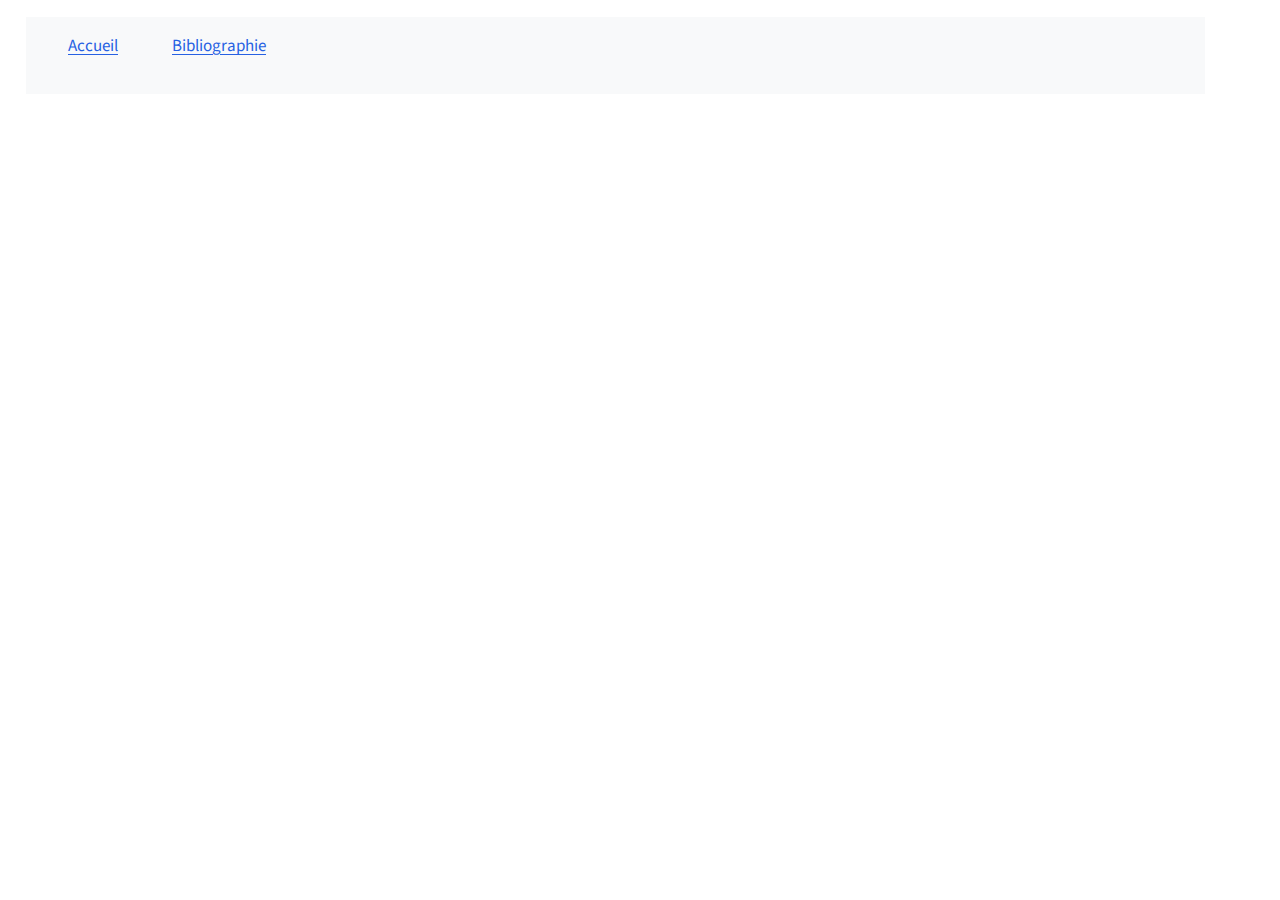
<file: code.html>
<!DOCTYPE html>
<html xmlns="http://www.w3.org/1999/xhtml" lang="en" xml:lang="en"><head>

<meta charset="utf-8">
<meta name="generator" content="quarto-1.7.32">

<meta name="viewport" content="width=device-width, initial-scale=1.0, user-scalable=yes">


<title>code</title>
<style>
code{white-space: pre-wrap;}
span.smallcaps{font-variant: small-caps;}
div.columns{display: flex; gap: min(4vw, 1.5em);}
div.column{flex: auto; overflow-x: auto;}
div.hanging-indent{margin-left: 1.5em; text-indent: -1.5em;}
ul.task-list{list-style: none;}
ul.task-list li input[type="checkbox"] {
  width: 0.8em;
  margin: 0 0.8em 0.2em -1em; /* quarto-specific, see https://github.com/quarto-dev/quarto-cli/issues/4556 */ 
  vertical-align: middle;
}
</style>


<script src="code_files/libs/clipboard/clipboard.min.js"></script>
<script src="code_files/libs/quarto-html/quarto.js" type="module"></script>
<script src="code_files/libs/quarto-html/tabsets/tabsets.js" type="module"></script>
<script src="code_files/libs/quarto-html/popper.min.js"></script>
<script src="code_files/libs/quarto-html/tippy.umd.min.js"></script>
<script src="code_files/libs/quarto-html/anchor.min.js"></script>
<link href="code_files/libs/quarto-html/tippy.css" rel="stylesheet">
<link href="code_files/libs/quarto-html/quarto-syntax-highlighting-37eea08aefeeee20ff55810ff984fec1.css" rel="stylesheet" id="quarto-text-highlighting-styles">
<script src="code_files/libs/bootstrap/bootstrap.min.js"></script>
<link href="code_files/libs/bootstrap/bootstrap-icons.css" rel="stylesheet">
<link href="code_files/libs/bootstrap/bootstrap-581f27d426c1470dc0c08eeacc1c9377.min.css" rel="stylesheet" append-hash="true" id="quarto-bootstrap" data-mode="light">


</head>

<body class="quarto-light">

<div id="quarto-content" class="page-columns page-rows-contents page-layout-full toc-left">
<div id="quarto-sidebar-toc-left" class="sidebar toc-left">
  
</div>
<div id="quarto-margin-sidebar" class="sidebar margin-sidebar zindex-bottom">
</div>
<main class="content column-page" id="quarto-document-content">




<div class="navbar p-3">
<p><a href="index.html" class="me-4 ms-4">Accueil</a> <a href="bibliographie.html" class="me-4 ms-4">Bibliographie</a></p>
</div>

</main>
<!-- /main column -->
<script id="quarto-html-after-body" type="application/javascript">
  window.document.addEventListener("DOMContentLoaded", function (event) {
    const icon = "";
    const anchorJS = new window.AnchorJS();
    anchorJS.options = {
      placement: 'right',
      icon: icon
    };
    anchorJS.add('.anchored');
    const isCodeAnnotation = (el) => {
      for (const clz of el.classList) {
        if (clz.startsWith('code-annotation-')) {                     
          return true;
        }
      }
      return false;
    }
    const onCopySuccess = function(e) {
      // button target
      const button = e.trigger;
      // don't keep focus
      button.blur();
      // flash "checked"
      button.classList.add('code-copy-button-checked');
      var currentTitle = button.getAttribute("title");
      button.setAttribute("title", "Copied!");
      let tooltip;
      if (window.bootstrap) {
        button.setAttribute("data-bs-toggle", "tooltip");
        button.setAttribute("data-bs-placement", "left");
        button.setAttribute("data-bs-title", "Copied!");
        tooltip = new bootstrap.Tooltip(button, 
          { trigger: "manual", 
            customClass: "code-copy-button-tooltip",
            offset: [0, -8]});
        tooltip.show();    
      }
      setTimeout(function() {
        if (tooltip) {
          tooltip.hide();
          button.removeAttribute("data-bs-title");
          button.removeAttribute("data-bs-toggle");
          button.removeAttribute("data-bs-placement");
        }
        button.setAttribute("title", currentTitle);
        button.classList.remove('code-copy-button-checked');
      }, 1000);
      // clear code selection
      e.clearSelection();
    }
    const getTextToCopy = function(trigger) {
        const codeEl = trigger.previousElementSibling.cloneNode(true);
        for (const childEl of codeEl.children) {
          if (isCodeAnnotation(childEl)) {
            childEl.remove();
          }
        }
        return codeEl.innerText;
    }
    const clipboard = new window.ClipboardJS('.code-copy-button:not([data-in-quarto-modal])', {
      text: getTextToCopy
    });
    clipboard.on('success', onCopySuccess);
    if (window.document.getElementById('quarto-embedded-source-code-modal')) {
      const clipboardModal = new window.ClipboardJS('.code-copy-button[data-in-quarto-modal]', {
        text: getTextToCopy,
        container: window.document.getElementById('quarto-embedded-source-code-modal')
      });
      clipboardModal.on('success', onCopySuccess);
    }
      var localhostRegex = new RegExp(/^(?:http|https):\/\/localhost\:?[0-9]*\//);
      var mailtoRegex = new RegExp(/^mailto:/);
        var filterRegex = new RegExp('/' + window.location.host + '/');
      var isInternal = (href) => {
          return filterRegex.test(href) || localhostRegex.test(href) || mailtoRegex.test(href);
      }
      // Inspect non-navigation links and adorn them if external
     var links = window.document.querySelectorAll('a[href]:not(.nav-link):not(.navbar-brand):not(.toc-action):not(.sidebar-link):not(.sidebar-item-toggle):not(.pagination-link):not(.no-external):not([aria-hidden]):not(.dropdown-item):not(.quarto-navigation-tool):not(.about-link)');
      for (var i=0; i<links.length; i++) {
        const link = links[i];
        if (!isInternal(link.href)) {
          // undo the damage that might have been done by quarto-nav.js in the case of
          // links that we want to consider external
          if (link.dataset.originalHref !== undefined) {
            link.href = link.dataset.originalHref;
          }
        }
      }
    function tippyHover(el, contentFn, onTriggerFn, onUntriggerFn) {
      const config = {
        allowHTML: true,
        maxWidth: 500,
        delay: 100,
        arrow: false,
        appendTo: function(el) {
            return el.parentElement;
        },
        interactive: true,
        interactiveBorder: 10,
        theme: 'quarto',
        placement: 'bottom-start',
      };
      if (contentFn) {
        config.content = contentFn;
      }
      if (onTriggerFn) {
        config.onTrigger = onTriggerFn;
      }
      if (onUntriggerFn) {
        config.onUntrigger = onUntriggerFn;
      }
      window.tippy(el, config); 
    }
    const noterefs = window.document.querySelectorAll('a[role="doc-noteref"]');
    for (var i=0; i<noterefs.length; i++) {
      const ref = noterefs[i];
      tippyHover(ref, function() {
        // use id or data attribute instead here
        let href = ref.getAttribute('data-footnote-href') || ref.getAttribute('href');
        try { href = new URL(href).hash; } catch {}
        const id = href.replace(/^#\/?/, "");
        const note = window.document.getElementById(id);
        if (note) {
          return note.innerHTML;
        } else {
          return "";
        }
      });
    }
    const xrefs = window.document.querySelectorAll('a.quarto-xref');
    const processXRef = (id, note) => {
      // Strip column container classes
      const stripColumnClz = (el) => {
        el.classList.remove("page-full", "page-columns");
        if (el.children) {
          for (const child of el.children) {
            stripColumnClz(child);
          }
        }
      }
      stripColumnClz(note)
      if (id === null || id.startsWith('sec-')) {
        // Special case sections, only their first couple elements
        const container = document.createElement("div");
        if (note.children && note.children.length > 2) {
          container.appendChild(note.children[0].cloneNode(true));
          for (let i = 1; i < note.children.length; i++) {
            const child = note.children[i];
            if (child.tagName === "P" && child.innerText === "") {
              continue;
            } else {
              container.appendChild(child.cloneNode(true));
              break;
            }
          }
          if (window.Quarto?.typesetMath) {
            window.Quarto.typesetMath(container);
          }
          return container.innerHTML
        } else {
          if (window.Quarto?.typesetMath) {
            window.Quarto.typesetMath(note);
          }
          return note.innerHTML;
        }
      } else {
        // Remove any anchor links if they are present
        const anchorLink = note.querySelector('a.anchorjs-link');
        if (anchorLink) {
          anchorLink.remove();
        }
        if (window.Quarto?.typesetMath) {
          window.Quarto.typesetMath(note);
        }
        if (note.classList.contains("callout")) {
          return note.outerHTML;
        } else {
          return note.innerHTML;
        }
      }
    }
    for (var i=0; i<xrefs.length; i++) {
      const xref = xrefs[i];
      tippyHover(xref, undefined, function(instance) {
        instance.disable();
        let url = xref.getAttribute('href');
        let hash = undefined; 
        if (url.startsWith('#')) {
          hash = url;
        } else {
          try { hash = new URL(url).hash; } catch {}
        }
        if (hash) {
          const id = hash.replace(/^#\/?/, "");
          const note = window.document.getElementById(id);
          if (note !== null) {
            try {
              const html = processXRef(id, note.cloneNode(true));
              instance.setContent(html);
            } finally {
              instance.enable();
              instance.show();
            }
          } else {
            // See if we can fetch this
            fetch(url.split('#')[0])
            .then(res => res.text())
            .then(html => {
              const parser = new DOMParser();
              const htmlDoc = parser.parseFromString(html, "text/html");
              const note = htmlDoc.getElementById(id);
              if (note !== null) {
                const html = processXRef(id, note);
                instance.setContent(html);
              } 
            }).finally(() => {
              instance.enable();
              instance.show();
            });
          }
        } else {
          // See if we can fetch a full url (with no hash to target)
          // This is a special case and we should probably do some content thinning / targeting
          fetch(url)
          .then(res => res.text())
          .then(html => {
            const parser = new DOMParser();
            const htmlDoc = parser.parseFromString(html, "text/html");
            const note = htmlDoc.querySelector('main.content');
            if (note !== null) {
              // This should only happen for chapter cross references
              // (since there is no id in the URL)
              // remove the first header
              if (note.children.length > 0 && note.children[0].tagName === "HEADER") {
                note.children[0].remove();
              }
              const html = processXRef(null, note);
              instance.setContent(html);
            } 
          }).finally(() => {
            instance.enable();
            instance.show();
          });
        }
      }, function(instance) {
      });
    }
        let selectedAnnoteEl;
        const selectorForAnnotation = ( cell, annotation) => {
          let cellAttr = 'data-code-cell="' + cell + '"';
          let lineAttr = 'data-code-annotation="' +  annotation + '"';
          const selector = 'span[' + cellAttr + '][' + lineAttr + ']';
          return selector;
        }
        const selectCodeLines = (annoteEl) => {
          const doc = window.document;
          const targetCell = annoteEl.getAttribute("data-target-cell");
          const targetAnnotation = annoteEl.getAttribute("data-target-annotation");
          const annoteSpan = window.document.querySelector(selectorForAnnotation(targetCell, targetAnnotation));
          const lines = annoteSpan.getAttribute("data-code-lines").split(",");
          const lineIds = lines.map((line) => {
            return targetCell + "-" + line;
          })
          let top = null;
          let height = null;
          let parent = null;
          if (lineIds.length > 0) {
              //compute the position of the single el (top and bottom and make a div)
              const el = window.document.getElementById(lineIds[0]);
              top = el.offsetTop;
              height = el.offsetHeight;
              parent = el.parentElement.parentElement;
            if (lineIds.length > 1) {
              const lastEl = window.document.getElementById(lineIds[lineIds.length - 1]);
              const bottom = lastEl.offsetTop + lastEl.offsetHeight;
              height = bottom - top;
            }
            if (top !== null && height !== null && parent !== null) {
              // cook up a div (if necessary) and position it 
              let div = window.document.getElementById("code-annotation-line-highlight");
              if (div === null) {
                div = window.document.createElement("div");
                div.setAttribute("id", "code-annotation-line-highlight");
                div.style.position = 'absolute';
                parent.appendChild(div);
              }
              div.style.top = top - 2 + "px";
              div.style.height = height + 4 + "px";
              div.style.left = 0;
              let gutterDiv = window.document.getElementById("code-annotation-line-highlight-gutter");
              if (gutterDiv === null) {
                gutterDiv = window.document.createElement("div");
                gutterDiv.setAttribute("id", "code-annotation-line-highlight-gutter");
                gutterDiv.style.position = 'absolute';
                const codeCell = window.document.getElementById(targetCell);
                const gutter = codeCell.querySelector('.code-annotation-gutter');
                gutter.appendChild(gutterDiv);
              }
              gutterDiv.style.top = top - 2 + "px";
              gutterDiv.style.height = height + 4 + "px";
            }
            selectedAnnoteEl = annoteEl;
          }
        };
        const unselectCodeLines = () => {
          const elementsIds = ["code-annotation-line-highlight", "code-annotation-line-highlight-gutter"];
          elementsIds.forEach((elId) => {
            const div = window.document.getElementById(elId);
            if (div) {
              div.remove();
            }
          });
          selectedAnnoteEl = undefined;
        };
          // Handle positioning of the toggle
      window.addEventListener(
        "resize",
        throttle(() => {
          elRect = undefined;
          if (selectedAnnoteEl) {
            selectCodeLines(selectedAnnoteEl);
          }
        }, 10)
      );
      function throttle(fn, ms) {
      let throttle = false;
      let timer;
        return (...args) => {
          if(!throttle) { // first call gets through
              fn.apply(this, args);
              throttle = true;
          } else { // all the others get throttled
              if(timer) clearTimeout(timer); // cancel #2
              timer = setTimeout(() => {
                fn.apply(this, args);
                timer = throttle = false;
              }, ms);
          }
        };
      }
        // Attach click handler to the DT
        const annoteDls = window.document.querySelectorAll('dt[data-target-cell]');
        for (const annoteDlNode of annoteDls) {
          annoteDlNode.addEventListener('click', (event) => {
            const clickedEl = event.target;
            if (clickedEl !== selectedAnnoteEl) {
              unselectCodeLines();
              const activeEl = window.document.querySelector('dt[data-target-cell].code-annotation-active');
              if (activeEl) {
                activeEl.classList.remove('code-annotation-active');
              }
              selectCodeLines(clickedEl);
              clickedEl.classList.add('code-annotation-active');
            } else {
              // Unselect the line
              unselectCodeLines();
              clickedEl.classList.remove('code-annotation-active');
            }
          });
        }
    const findCites = (el) => {
      const parentEl = el.parentElement;
      if (parentEl) {
        const cites = parentEl.dataset.cites;
        if (cites) {
          return {
            el,
            cites: cites.split(' ')
          };
        } else {
          return findCites(el.parentElement)
        }
      } else {
        return undefined;
      }
    };
    var bibliorefs = window.document.querySelectorAll('a[role="doc-biblioref"]');
    for (var i=0; i<bibliorefs.length; i++) {
      const ref = bibliorefs[i];
      const citeInfo = findCites(ref);
      if (citeInfo) {
        tippyHover(citeInfo.el, function() {
          var popup = window.document.createElement('div');
          citeInfo.cites.forEach(function(cite) {
            var citeDiv = window.document.createElement('div');
            citeDiv.classList.add('hanging-indent');
            citeDiv.classList.add('csl-entry');
            var biblioDiv = window.document.getElementById('ref-' + cite);
            if (biblioDiv) {
              citeDiv.innerHTML = biblioDiv.innerHTML;
            }
            popup.appendChild(citeDiv);
          });
          return popup.innerHTML;
        });
      }
    }
  });
  </script>
</div> <!-- /content -->




</body></html>
</file>
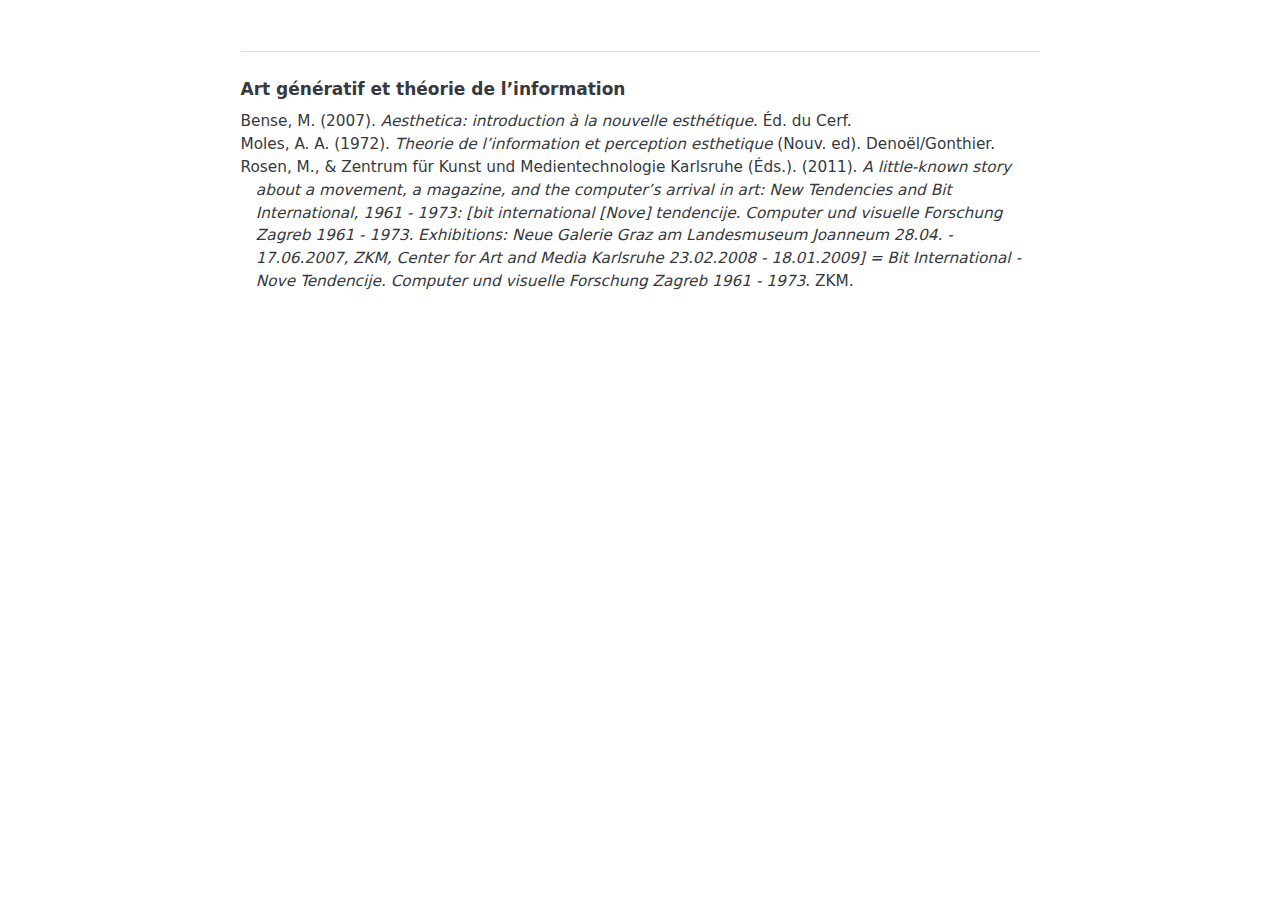
<file: bib/artgeneratif.html>
<!DOCTYPE html>
<html xmlns="http://www.w3.org/1999/xhtml" lang="fr" xml:lang="fr"><head>

<meta charset="utf-8">
<meta name="generator" content="quarto-1.7.32">

<meta name="viewport" content="width=device-width, initial-scale=1.0, user-scalable=yes">


<title>artgeneratif</title>
<style>
code{white-space: pre-wrap;}
span.smallcaps{font-variant: small-caps;}
div.columns{display: flex; gap: min(4vw, 1.5em);}
div.column{flex: auto; overflow-x: auto;}
div.hanging-indent{margin-left: 1.5em; text-indent: -1.5em;}
ul.task-list{list-style: none;}
ul.task-list li input[type="checkbox"] {
  width: 0.8em;
  margin: 0 0.8em 0.2em -1em; /* quarto-specific, see https://github.com/quarto-dev/quarto-cli/issues/4556 */ 
  vertical-align: middle;
}
/* CSS for citations */
div.csl-bib-body { }
div.csl-entry {
  clear: both;
  margin-bottom: 0em;
}
.hanging-indent div.csl-entry {
  margin-left:2em;
  text-indent:-2em;
}
div.csl-left-margin {
  min-width:2em;
  float:left;
}
div.csl-right-inline {
  margin-left:2em;
  padding-left:1em;
}
div.csl-indent {
  margin-left: 2em;
}</style>


<script src="artgeneratif_files/libs/clipboard/clipboard.min.js"></script>
<script src="artgeneratif_files/libs/quarto-html/quarto.js" type="module"></script>
<script src="artgeneratif_files/libs/quarto-html/tabsets/tabsets.js" type="module"></script>
<script src="artgeneratif_files/libs/quarto-html/popper.min.js"></script>
<script src="artgeneratif_files/libs/quarto-html/tippy.umd.min.js"></script>
<script src="artgeneratif_files/libs/quarto-html/anchor.min.js"></script>
<link href="artgeneratif_files/libs/quarto-html/tippy.css" rel="stylesheet">
<link href="artgeneratif_files/libs/quarto-html/quarto-syntax-highlighting-37eea08aefeeee20ff55810ff984fec1.css" rel="stylesheet" id="quarto-text-highlighting-styles">
<script src="artgeneratif_files/libs/bootstrap/bootstrap.min.js"></script>
<link href="artgeneratif_files/libs/bootstrap/bootstrap-icons.css" rel="stylesheet">
<link href="artgeneratif_files/libs/bootstrap/bootstrap-81267100e462c21b3d6c0d5bf76a3417.min.css" rel="stylesheet" append-hash="true" id="quarto-bootstrap" data-mode="light">


</head>

<body class="fullcontent quarto-light">

<div id="quarto-content" class="page-columns page-rows-contents page-layout-article">

<main class="content" id="quarto-document-content">




<section id="bibliography" class="level1 unnumbered">


</section>

<div id="quarto-appendix" class="default"><section class="quarto-appendix-contents" role="doc-bibliography" id="quarto-bibliography"><h2 class="anchored quarto-appendix-heading">Art génératif et théorie de l’information</h2><div id="refs" class="references csl-bib-body hanging-indent" data-entry-spacing="0" data-line-spacing="2" role="list">
<div id="ref-benseAestheticaIntroductionNouvelle2007" class="csl-entry" role="listitem">
Bense, M. (2007). <em>Aesthetica: introduction à la nouvelle esthétique</em>. Éd. du Cerf.
</div>
<div id="ref-molesTheorieLinformationPerception1972" class="csl-entry" role="listitem">
Moles, A. A. (1972). <em>Theorie de l’information et perception esthetique</em> (Nouv. ed). Denoël/Gonthier.
</div>
<div id="ref-rosenLittleknownStoryMovement2011a" class="csl-entry" role="listitem">
Rosen, M., &amp; Zentrum für Kunst und Medientechnologie Karlsruhe (Éds.). (2011). <em>A little-known story about a movement, a magazine, and the computer’s arrival in art: New Tendencies and Bit International, 1961 - 1973: [bit international [Nove] tendencije. Computer und visuelle Forschung Zagreb 1961 - 1973. Exhibitions: Neue Galerie Graz am Landesmuseum Joanneum 28.04. - 17.06.2007, ZKM, Center for Art and Media Karlsruhe 23.02.2008 - 18.01.2009] = Bit International - Nove Tendencije. Computer und visuelle Forschung Zagreb 1961 - 1973</em>. ZKM.
</div>
</div></section></div></main>
<!-- /main column -->
<script id="quarto-html-after-body" type="application/javascript">
  window.document.addEventListener("DOMContentLoaded", function (event) {
    const icon = "";
    const anchorJS = new window.AnchorJS();
    anchorJS.options = {
      placement: 'right',
      icon: icon
    };
    anchorJS.add('.anchored');
    const isCodeAnnotation = (el) => {
      for (const clz of el.classList) {
        if (clz.startsWith('code-annotation-')) {                     
          return true;
        }
      }
      return false;
    }
    const onCopySuccess = function(e) {
      // button target
      const button = e.trigger;
      // don't keep focus
      button.blur();
      // flash "checked"
      button.classList.add('code-copy-button-checked');
      var currentTitle = button.getAttribute("title");
      button.setAttribute("title", "Copié");
      let tooltip;
      if (window.bootstrap) {
        button.setAttribute("data-bs-toggle", "tooltip");
        button.setAttribute("data-bs-placement", "left");
        button.setAttribute("data-bs-title", "Copié");
        tooltip = new bootstrap.Tooltip(button, 
          { trigger: "manual", 
            customClass: "code-copy-button-tooltip",
            offset: [0, -8]});
        tooltip.show();    
      }
      setTimeout(function() {
        if (tooltip) {
          tooltip.hide();
          button.removeAttribute("data-bs-title");
          button.removeAttribute("data-bs-toggle");
          button.removeAttribute("data-bs-placement");
        }
        button.setAttribute("title", currentTitle);
        button.classList.remove('code-copy-button-checked');
      }, 1000);
      // clear code selection
      e.clearSelection();
    }
    const getTextToCopy = function(trigger) {
        const codeEl = trigger.previousElementSibling.cloneNode(true);
        for (const childEl of codeEl.children) {
          if (isCodeAnnotation(childEl)) {
            childEl.remove();
          }
        }
        return codeEl.innerText;
    }
    const clipboard = new window.ClipboardJS('.code-copy-button:not([data-in-quarto-modal])', {
      text: getTextToCopy
    });
    clipboard.on('success', onCopySuccess);
    if (window.document.getElementById('quarto-embedded-source-code-modal')) {
      const clipboardModal = new window.ClipboardJS('.code-copy-button[data-in-quarto-modal]', {
        text: getTextToCopy,
        container: window.document.getElementById('quarto-embedded-source-code-modal')
      });
      clipboardModal.on('success', onCopySuccess);
    }
      var localhostRegex = new RegExp(/^(?:http|https):\/\/localhost\:?[0-9]*\//);
      var mailtoRegex = new RegExp(/^mailto:/);
        var filterRegex = new RegExp('/' + window.location.host + '/');
      var isInternal = (href) => {
          return filterRegex.test(href) || localhostRegex.test(href) || mailtoRegex.test(href);
      }
      // Inspect non-navigation links and adorn them if external
     var links = window.document.querySelectorAll('a[href]:not(.nav-link):not(.navbar-brand):not(.toc-action):not(.sidebar-link):not(.sidebar-item-toggle):not(.pagination-link):not(.no-external):not([aria-hidden]):not(.dropdown-item):not(.quarto-navigation-tool):not(.about-link)');
      for (var i=0; i<links.length; i++) {
        const link = links[i];
        if (!isInternal(link.href)) {
          // undo the damage that might have been done by quarto-nav.js in the case of
          // links that we want to consider external
          if (link.dataset.originalHref !== undefined) {
            link.href = link.dataset.originalHref;
          }
        }
      }
    function tippyHover(el, contentFn, onTriggerFn, onUntriggerFn) {
      const config = {
        allowHTML: true,
        maxWidth: 500,
        delay: 100,
        arrow: false,
        appendTo: function(el) {
            return el.parentElement;
        },
        interactive: true,
        interactiveBorder: 10,
        theme: 'quarto',
        placement: 'bottom-start',
      };
      if (contentFn) {
        config.content = contentFn;
      }
      if (onTriggerFn) {
        config.onTrigger = onTriggerFn;
      }
      if (onUntriggerFn) {
        config.onUntrigger = onUntriggerFn;
      }
      window.tippy(el, config); 
    }
    const noterefs = window.document.querySelectorAll('a[role="doc-noteref"]');
    for (var i=0; i<noterefs.length; i++) {
      const ref = noterefs[i];
      tippyHover(ref, function() {
        // use id or data attribute instead here
        let href = ref.getAttribute('data-footnote-href') || ref.getAttribute('href');
        try { href = new URL(href).hash; } catch {}
        const id = href.replace(/^#\/?/, "");
        const note = window.document.getElementById(id);
        if (note) {
          return note.innerHTML;
        } else {
          return "";
        }
      });
    }
    const xrefs = window.document.querySelectorAll('a.quarto-xref');
    const processXRef = (id, note) => {
      // Strip column container classes
      const stripColumnClz = (el) => {
        el.classList.remove("page-full", "page-columns");
        if (el.children) {
          for (const child of el.children) {
            stripColumnClz(child);
          }
        }
      }
      stripColumnClz(note)
      if (id === null || id.startsWith('sec-')) {
        // Special case sections, only their first couple elements
        const container = document.createElement("div");
        if (note.children && note.children.length > 2) {
          container.appendChild(note.children[0].cloneNode(true));
          for (let i = 1; i < note.children.length; i++) {
            const child = note.children[i];
            if (child.tagName === "P" && child.innerText === "") {
              continue;
            } else {
              container.appendChild(child.cloneNode(true));
              break;
            }
          }
          if (window.Quarto?.typesetMath) {
            window.Quarto.typesetMath(container);
          }
          return container.innerHTML
        } else {
          if (window.Quarto?.typesetMath) {
            window.Quarto.typesetMath(note);
          }
          return note.innerHTML;
        }
      } else {
        // Remove any anchor links if they are present
        const anchorLink = note.querySelector('a.anchorjs-link');
        if (anchorLink) {
          anchorLink.remove();
        }
        if (window.Quarto?.typesetMath) {
          window.Quarto.typesetMath(note);
        }
        if (note.classList.contains("callout")) {
          return note.outerHTML;
        } else {
          return note.innerHTML;
        }
      }
    }
    for (var i=0; i<xrefs.length; i++) {
      const xref = xrefs[i];
      tippyHover(xref, undefined, function(instance) {
        instance.disable();
        let url = xref.getAttribute('href');
        let hash = undefined; 
        if (url.startsWith('#')) {
          hash = url;
        } else {
          try { hash = new URL(url).hash; } catch {}
        }
        if (hash) {
          const id = hash.replace(/^#\/?/, "");
          const note = window.document.getElementById(id);
          if (note !== null) {
            try {
              const html = processXRef(id, note.cloneNode(true));
              instance.setContent(html);
            } finally {
              instance.enable();
              instance.show();
            }
          } else {
            // See if we can fetch this
            fetch(url.split('#')[0])
            .then(res => res.text())
            .then(html => {
              const parser = new DOMParser();
              const htmlDoc = parser.parseFromString(html, "text/html");
              const note = htmlDoc.getElementById(id);
              if (note !== null) {
                const html = processXRef(id, note);
                instance.setContent(html);
              } 
            }).finally(() => {
              instance.enable();
              instance.show();
            });
          }
        } else {
          // See if we can fetch a full url (with no hash to target)
          // This is a special case and we should probably do some content thinning / targeting
          fetch(url)
          .then(res => res.text())
          .then(html => {
            const parser = new DOMParser();
            const htmlDoc = parser.parseFromString(html, "text/html");
            const note = htmlDoc.querySelector('main.content');
            if (note !== null) {
              // This should only happen for chapter cross references
              // (since there is no id in the URL)
              // remove the first header
              if (note.children.length > 0 && note.children[0].tagName === "HEADER") {
                note.children[0].remove();
              }
              const html = processXRef(null, note);
              instance.setContent(html);
            } 
          }).finally(() => {
            instance.enable();
            instance.show();
          });
        }
      }, function(instance) {
      });
    }
        let selectedAnnoteEl;
        const selectorForAnnotation = ( cell, annotation) => {
          let cellAttr = 'data-code-cell="' + cell + '"';
          let lineAttr = 'data-code-annotation="' +  annotation + '"';
          const selector = 'span[' + cellAttr + '][' + lineAttr + ']';
          return selector;
        }
        const selectCodeLines = (annoteEl) => {
          const doc = window.document;
          const targetCell = annoteEl.getAttribute("data-target-cell");
          const targetAnnotation = annoteEl.getAttribute("data-target-annotation");
          const annoteSpan = window.document.querySelector(selectorForAnnotation(targetCell, targetAnnotation));
          const lines = annoteSpan.getAttribute("data-code-lines").split(",");
          const lineIds = lines.map((line) => {
            return targetCell + "-" + line;
          })
          let top = null;
          let height = null;
          let parent = null;
          if (lineIds.length > 0) {
              //compute the position of the single el (top and bottom and make a div)
              const el = window.document.getElementById(lineIds[0]);
              top = el.offsetTop;
              height = el.offsetHeight;
              parent = el.parentElement.parentElement;
            if (lineIds.length > 1) {
              const lastEl = window.document.getElementById(lineIds[lineIds.length - 1]);
              const bottom = lastEl.offsetTop + lastEl.offsetHeight;
              height = bottom - top;
            }
            if (top !== null && height !== null && parent !== null) {
              // cook up a div (if necessary) and position it 
              let div = window.document.getElementById("code-annotation-line-highlight");
              if (div === null) {
                div = window.document.createElement("div");
                div.setAttribute("id", "code-annotation-line-highlight");
                div.style.position = 'absolute';
                parent.appendChild(div);
              }
              div.style.top = top - 2 + "px";
              div.style.height = height + 4 + "px";
              div.style.left = 0;
              let gutterDiv = window.document.getElementById("code-annotation-line-highlight-gutter");
              if (gutterDiv === null) {
                gutterDiv = window.document.createElement("div");
                gutterDiv.setAttribute("id", "code-annotation-line-highlight-gutter");
                gutterDiv.style.position = 'absolute';
                const codeCell = window.document.getElementById(targetCell);
                const gutter = codeCell.querySelector('.code-annotation-gutter');
                gutter.appendChild(gutterDiv);
              }
              gutterDiv.style.top = top - 2 + "px";
              gutterDiv.style.height = height + 4 + "px";
            }
            selectedAnnoteEl = annoteEl;
          }
        };
        const unselectCodeLines = () => {
          const elementsIds = ["code-annotation-line-highlight", "code-annotation-line-highlight-gutter"];
          elementsIds.forEach((elId) => {
            const div = window.document.getElementById(elId);
            if (div) {
              div.remove();
            }
          });
          selectedAnnoteEl = undefined;
        };
          // Handle positioning of the toggle
      window.addEventListener(
        "resize",
        throttle(() => {
          elRect = undefined;
          if (selectedAnnoteEl) {
            selectCodeLines(selectedAnnoteEl);
          }
        }, 10)
      );
      function throttle(fn, ms) {
      let throttle = false;
      let timer;
        return (...args) => {
          if(!throttle) { // first call gets through
              fn.apply(this, args);
              throttle = true;
          } else { // all the others get throttled
              if(timer) clearTimeout(timer); // cancel #2
              timer = setTimeout(() => {
                fn.apply(this, args);
                timer = throttle = false;
              }, ms);
          }
        };
      }
        // Attach click handler to the DT
        const annoteDls = window.document.querySelectorAll('dt[data-target-cell]');
        for (const annoteDlNode of annoteDls) {
          annoteDlNode.addEventListener('click', (event) => {
            const clickedEl = event.target;
            if (clickedEl !== selectedAnnoteEl) {
              unselectCodeLines();
              const activeEl = window.document.querySelector('dt[data-target-cell].code-annotation-active');
              if (activeEl) {
                activeEl.classList.remove('code-annotation-active');
              }
              selectCodeLines(clickedEl);
              clickedEl.classList.add('code-annotation-active');
            } else {
              // Unselect the line
              unselectCodeLines();
              clickedEl.classList.remove('code-annotation-active');
            }
          });
        }
    const findCites = (el) => {
      const parentEl = el.parentElement;
      if (parentEl) {
        const cites = parentEl.dataset.cites;
        if (cites) {
          return {
            el,
            cites: cites.split(' ')
          };
        } else {
          return findCites(el.parentElement)
        }
      } else {
        return undefined;
      }
    };
    var bibliorefs = window.document.querySelectorAll('a[role="doc-biblioref"]');
    for (var i=0; i<bibliorefs.length; i++) {
      const ref = bibliorefs[i];
      const citeInfo = findCites(ref);
      if (citeInfo) {
        tippyHover(citeInfo.el, function() {
          var popup = window.document.createElement('div');
          citeInfo.cites.forEach(function(cite) {
            var citeDiv = window.document.createElement('div');
            citeDiv.classList.add('hanging-indent');
            citeDiv.classList.add('csl-entry');
            var biblioDiv = window.document.getElementById('ref-' + cite);
            if (biblioDiv) {
              citeDiv.innerHTML = biblioDiv.innerHTML;
            }
            popup.appendChild(citeDiv);
          });
          return popup.innerHTML;
        });
      }
    }
  });
  </script>
</div> <!-- /content -->




</body></html>
</file>
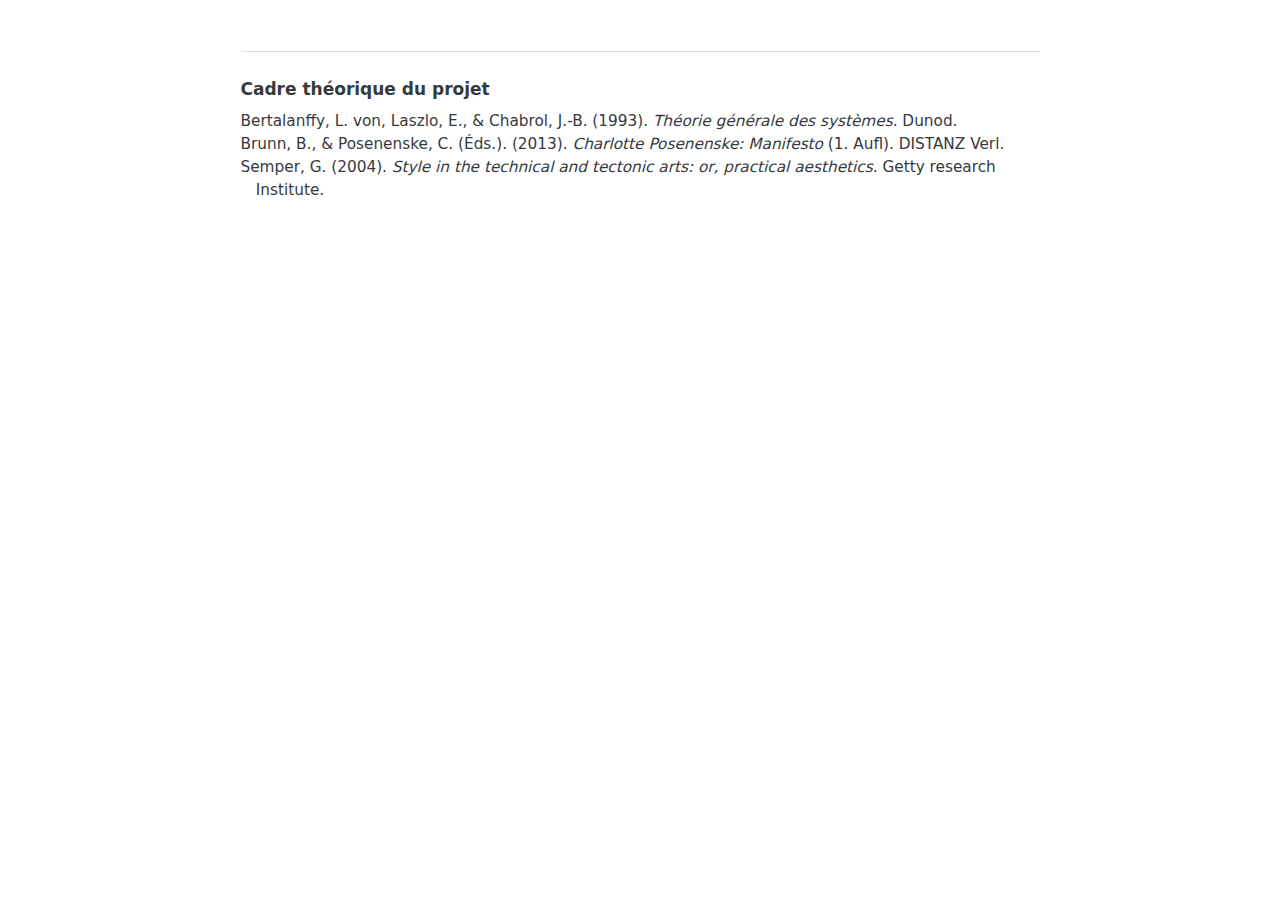
<file: bib/cadretheorique.html>
<!DOCTYPE html>
<html xmlns="http://www.w3.org/1999/xhtml" lang="fr" xml:lang="fr"><head>

<meta charset="utf-8">
<meta name="generator" content="quarto-1.7.32">

<meta name="viewport" content="width=device-width, initial-scale=1.0, user-scalable=yes">


<title>cadretheorique</title>
<style>
code{white-space: pre-wrap;}
span.smallcaps{font-variant: small-caps;}
div.columns{display: flex; gap: min(4vw, 1.5em);}
div.column{flex: auto; overflow-x: auto;}
div.hanging-indent{margin-left: 1.5em; text-indent: -1.5em;}
ul.task-list{list-style: none;}
ul.task-list li input[type="checkbox"] {
  width: 0.8em;
  margin: 0 0.8em 0.2em -1em; /* quarto-specific, see https://github.com/quarto-dev/quarto-cli/issues/4556 */ 
  vertical-align: middle;
}
/* CSS for citations */
div.csl-bib-body { }
div.csl-entry {
  clear: both;
  margin-bottom: 0em;
}
.hanging-indent div.csl-entry {
  margin-left:2em;
  text-indent:-2em;
}
div.csl-left-margin {
  min-width:2em;
  float:left;
}
div.csl-right-inline {
  margin-left:2em;
  padding-left:1em;
}
div.csl-indent {
  margin-left: 2em;
}</style>


<script src="cadretheorique_files/libs/clipboard/clipboard.min.js"></script>
<script src="cadretheorique_files/libs/quarto-html/quarto.js" type="module"></script>
<script src="cadretheorique_files/libs/quarto-html/tabsets/tabsets.js" type="module"></script>
<script src="cadretheorique_files/libs/quarto-html/popper.min.js"></script>
<script src="cadretheorique_files/libs/quarto-html/tippy.umd.min.js"></script>
<script src="cadretheorique_files/libs/quarto-html/anchor.min.js"></script>
<link href="cadretheorique_files/libs/quarto-html/tippy.css" rel="stylesheet">
<link href="cadretheorique_files/libs/quarto-html/quarto-syntax-highlighting-37eea08aefeeee20ff55810ff984fec1.css" rel="stylesheet" id="quarto-text-highlighting-styles">
<script src="cadretheorique_files/libs/bootstrap/bootstrap.min.js"></script>
<link href="cadretheorique_files/libs/bootstrap/bootstrap-icons.css" rel="stylesheet">
<link href="cadretheorique_files/libs/bootstrap/bootstrap-81267100e462c21b3d6c0d5bf76a3417.min.css" rel="stylesheet" append-hash="true" id="quarto-bootstrap" data-mode="light">


</head>

<body class="fullcontent quarto-light">

<div id="quarto-content" class="page-columns page-rows-contents page-layout-article">

<main class="content" id="quarto-document-content">




<section id="bibliography" class="level1 unnumbered">


</section>

<div id="quarto-appendix" class="default"><section class="quarto-appendix-contents" role="doc-bibliography" id="quarto-bibliography"><h2 class="anchored quarto-appendix-heading">Cadre théorique du projet</h2><div id="refs" class="references csl-bib-body hanging-indent" data-entry-spacing="0" data-line-spacing="2" role="list">
<div id="ref-bertalanffyTheorieGeneraleSystemes1993" class="csl-entry" role="listitem">
Bertalanffy, L. von, Laszlo, E., &amp; Chabrol, J.-B. (1993). <em>Théorie générale des systèmes</em>. Dunod.
</div>
<div id="ref-brunnCharlottePosenenskeManifesto2013" class="csl-entry" role="listitem">
Brunn, B., &amp; Posenenske, C. (Éds.). (2013). <em>Charlotte Posenenske: Manifesto</em> (1. Aufl). DISTANZ Verl.
</div>
<div id="ref-semperStyleTechnicalTectonic2004" class="csl-entry" role="listitem">
Semper, G. (2004). <em>Style in the technical and tectonic arts: or, practical aesthetics</em>. Getty research Institute.
</div>
</div></section></div></main>
<!-- /main column -->
<script id="quarto-html-after-body" type="application/javascript">
  window.document.addEventListener("DOMContentLoaded", function (event) {
    const icon = "";
    const anchorJS = new window.AnchorJS();
    anchorJS.options = {
      placement: 'right',
      icon: icon
    };
    anchorJS.add('.anchored');
    const isCodeAnnotation = (el) => {
      for (const clz of el.classList) {
        if (clz.startsWith('code-annotation-')) {                     
          return true;
        }
      }
      return false;
    }
    const onCopySuccess = function(e) {
      // button target
      const button = e.trigger;
      // don't keep focus
      button.blur();
      // flash "checked"
      button.classList.add('code-copy-button-checked');
      var currentTitle = button.getAttribute("title");
      button.setAttribute("title", "Copié");
      let tooltip;
      if (window.bootstrap) {
        button.setAttribute("data-bs-toggle", "tooltip");
        button.setAttribute("data-bs-placement", "left");
        button.setAttribute("data-bs-title", "Copié");
        tooltip = new bootstrap.Tooltip(button, 
          { trigger: "manual", 
            customClass: "code-copy-button-tooltip",
            offset: [0, -8]});
        tooltip.show();    
      }
      setTimeout(function() {
        if (tooltip) {
          tooltip.hide();
          button.removeAttribute("data-bs-title");
          button.removeAttribute("data-bs-toggle");
          button.removeAttribute("data-bs-placement");
        }
        button.setAttribute("title", currentTitle);
        button.classList.remove('code-copy-button-checked');
      }, 1000);
      // clear code selection
      e.clearSelection();
    }
    const getTextToCopy = function(trigger) {
        const codeEl = trigger.previousElementSibling.cloneNode(true);
        for (const childEl of codeEl.children) {
          if (isCodeAnnotation(childEl)) {
            childEl.remove();
          }
        }
        return codeEl.innerText;
    }
    const clipboard = new window.ClipboardJS('.code-copy-button:not([data-in-quarto-modal])', {
      text: getTextToCopy
    });
    clipboard.on('success', onCopySuccess);
    if (window.document.getElementById('quarto-embedded-source-code-modal')) {
      const clipboardModal = new window.ClipboardJS('.code-copy-button[data-in-quarto-modal]', {
        text: getTextToCopy,
        container: window.document.getElementById('quarto-embedded-source-code-modal')
      });
      clipboardModal.on('success', onCopySuccess);
    }
      var localhostRegex = new RegExp(/^(?:http|https):\/\/localhost\:?[0-9]*\//);
      var mailtoRegex = new RegExp(/^mailto:/);
        var filterRegex = new RegExp('/' + window.location.host + '/');
      var isInternal = (href) => {
          return filterRegex.test(href) || localhostRegex.test(href) || mailtoRegex.test(href);
      }
      // Inspect non-navigation links and adorn them if external
     var links = window.document.querySelectorAll('a[href]:not(.nav-link):not(.navbar-brand):not(.toc-action):not(.sidebar-link):not(.sidebar-item-toggle):not(.pagination-link):not(.no-external):not([aria-hidden]):not(.dropdown-item):not(.quarto-navigation-tool):not(.about-link)');
      for (var i=0; i<links.length; i++) {
        const link = links[i];
        if (!isInternal(link.href)) {
          // undo the damage that might have been done by quarto-nav.js in the case of
          // links that we want to consider external
          if (link.dataset.originalHref !== undefined) {
            link.href = link.dataset.originalHref;
          }
        }
      }
    function tippyHover(el, contentFn, onTriggerFn, onUntriggerFn) {
      const config = {
        allowHTML: true,
        maxWidth: 500,
        delay: 100,
        arrow: false,
        appendTo: function(el) {
            return el.parentElement;
        },
        interactive: true,
        interactiveBorder: 10,
        theme: 'quarto',
        placement: 'bottom-start',
      };
      if (contentFn) {
        config.content = contentFn;
      }
      if (onTriggerFn) {
        config.onTrigger = onTriggerFn;
      }
      if (onUntriggerFn) {
        config.onUntrigger = onUntriggerFn;
      }
      window.tippy(el, config); 
    }
    const noterefs = window.document.querySelectorAll('a[role="doc-noteref"]');
    for (var i=0; i<noterefs.length; i++) {
      const ref = noterefs[i];
      tippyHover(ref, function() {
        // use id or data attribute instead here
        let href = ref.getAttribute('data-footnote-href') || ref.getAttribute('href');
        try { href = new URL(href).hash; } catch {}
        const id = href.replace(/^#\/?/, "");
        const note = window.document.getElementById(id);
        if (note) {
          return note.innerHTML;
        } else {
          return "";
        }
      });
    }
    const xrefs = window.document.querySelectorAll('a.quarto-xref');
    const processXRef = (id, note) => {
      // Strip column container classes
      const stripColumnClz = (el) => {
        el.classList.remove("page-full", "page-columns");
        if (el.children) {
          for (const child of el.children) {
            stripColumnClz(child);
          }
        }
      }
      stripColumnClz(note)
      if (id === null || id.startsWith('sec-')) {
        // Special case sections, only their first couple elements
        const container = document.createElement("div");
        if (note.children && note.children.length > 2) {
          container.appendChild(note.children[0].cloneNode(true));
          for (let i = 1; i < note.children.length; i++) {
            const child = note.children[i];
            if (child.tagName === "P" && child.innerText === "") {
              continue;
            } else {
              container.appendChild(child.cloneNode(true));
              break;
            }
          }
          if (window.Quarto?.typesetMath) {
            window.Quarto.typesetMath(container);
          }
          return container.innerHTML
        } else {
          if (window.Quarto?.typesetMath) {
            window.Quarto.typesetMath(note);
          }
          return note.innerHTML;
        }
      } else {
        // Remove any anchor links if they are present
        const anchorLink = note.querySelector('a.anchorjs-link');
        if (anchorLink) {
          anchorLink.remove();
        }
        if (window.Quarto?.typesetMath) {
          window.Quarto.typesetMath(note);
        }
        if (note.classList.contains("callout")) {
          return note.outerHTML;
        } else {
          return note.innerHTML;
        }
      }
    }
    for (var i=0; i<xrefs.length; i++) {
      const xref = xrefs[i];
      tippyHover(xref, undefined, function(instance) {
        instance.disable();
        let url = xref.getAttribute('href');
        let hash = undefined; 
        if (url.startsWith('#')) {
          hash = url;
        } else {
          try { hash = new URL(url).hash; } catch {}
        }
        if (hash) {
          const id = hash.replace(/^#\/?/, "");
          const note = window.document.getElementById(id);
          if (note !== null) {
            try {
              const html = processXRef(id, note.cloneNode(true));
              instance.setContent(html);
            } finally {
              instance.enable();
              instance.show();
            }
          } else {
            // See if we can fetch this
            fetch(url.split('#')[0])
            .then(res => res.text())
            .then(html => {
              const parser = new DOMParser();
              const htmlDoc = parser.parseFromString(html, "text/html");
              const note = htmlDoc.getElementById(id);
              if (note !== null) {
                const html = processXRef(id, note);
                instance.setContent(html);
              } 
            }).finally(() => {
              instance.enable();
              instance.show();
            });
          }
        } else {
          // See if we can fetch a full url (with no hash to target)
          // This is a special case and we should probably do some content thinning / targeting
          fetch(url)
          .then(res => res.text())
          .then(html => {
            const parser = new DOMParser();
            const htmlDoc = parser.parseFromString(html, "text/html");
            const note = htmlDoc.querySelector('main.content');
            if (note !== null) {
              // This should only happen for chapter cross references
              // (since there is no id in the URL)
              // remove the first header
              if (note.children.length > 0 && note.children[0].tagName === "HEADER") {
                note.children[0].remove();
              }
              const html = processXRef(null, note);
              instance.setContent(html);
            } 
          }).finally(() => {
            instance.enable();
            instance.show();
          });
        }
      }, function(instance) {
      });
    }
        let selectedAnnoteEl;
        const selectorForAnnotation = ( cell, annotation) => {
          let cellAttr = 'data-code-cell="' + cell + '"';
          let lineAttr = 'data-code-annotation="' +  annotation + '"';
          const selector = 'span[' + cellAttr + '][' + lineAttr + ']';
          return selector;
        }
        const selectCodeLines = (annoteEl) => {
          const doc = window.document;
          const targetCell = annoteEl.getAttribute("data-target-cell");
          const targetAnnotation = annoteEl.getAttribute("data-target-annotation");
          const annoteSpan = window.document.querySelector(selectorForAnnotation(targetCell, targetAnnotation));
          const lines = annoteSpan.getAttribute("data-code-lines").split(",");
          const lineIds = lines.map((line) => {
            return targetCell + "-" + line;
          })
          let top = null;
          let height = null;
          let parent = null;
          if (lineIds.length > 0) {
              //compute the position of the single el (top and bottom and make a div)
              const el = window.document.getElementById(lineIds[0]);
              top = el.offsetTop;
              height = el.offsetHeight;
              parent = el.parentElement.parentElement;
            if (lineIds.length > 1) {
              const lastEl = window.document.getElementById(lineIds[lineIds.length - 1]);
              const bottom = lastEl.offsetTop + lastEl.offsetHeight;
              height = bottom - top;
            }
            if (top !== null && height !== null && parent !== null) {
              // cook up a div (if necessary) and position it 
              let div = window.document.getElementById("code-annotation-line-highlight");
              if (div === null) {
                div = window.document.createElement("div");
                div.setAttribute("id", "code-annotation-line-highlight");
                div.style.position = 'absolute';
                parent.appendChild(div);
              }
              div.style.top = top - 2 + "px";
              div.style.height = height + 4 + "px";
              div.style.left = 0;
              let gutterDiv = window.document.getElementById("code-annotation-line-highlight-gutter");
              if (gutterDiv === null) {
                gutterDiv = window.document.createElement("div");
                gutterDiv.setAttribute("id", "code-annotation-line-highlight-gutter");
                gutterDiv.style.position = 'absolute';
                const codeCell = window.document.getElementById(targetCell);
                const gutter = codeCell.querySelector('.code-annotation-gutter');
                gutter.appendChild(gutterDiv);
              }
              gutterDiv.style.top = top - 2 + "px";
              gutterDiv.style.height = height + 4 + "px";
            }
            selectedAnnoteEl = annoteEl;
          }
        };
        const unselectCodeLines = () => {
          const elementsIds = ["code-annotation-line-highlight", "code-annotation-line-highlight-gutter"];
          elementsIds.forEach((elId) => {
            const div = window.document.getElementById(elId);
            if (div) {
              div.remove();
            }
          });
          selectedAnnoteEl = undefined;
        };
          // Handle positioning of the toggle
      window.addEventListener(
        "resize",
        throttle(() => {
          elRect = undefined;
          if (selectedAnnoteEl) {
            selectCodeLines(selectedAnnoteEl);
          }
        }, 10)
      );
      function throttle(fn, ms) {
      let throttle = false;
      let timer;
        return (...args) => {
          if(!throttle) { // first call gets through
              fn.apply(this, args);
              throttle = true;
          } else { // all the others get throttled
              if(timer) clearTimeout(timer); // cancel #2
              timer = setTimeout(() => {
                fn.apply(this, args);
                timer = throttle = false;
              }, ms);
          }
        };
      }
        // Attach click handler to the DT
        const annoteDls = window.document.querySelectorAll('dt[data-target-cell]');
        for (const annoteDlNode of annoteDls) {
          annoteDlNode.addEventListener('click', (event) => {
            const clickedEl = event.target;
            if (clickedEl !== selectedAnnoteEl) {
              unselectCodeLines();
              const activeEl = window.document.querySelector('dt[data-target-cell].code-annotation-active');
              if (activeEl) {
                activeEl.classList.remove('code-annotation-active');
              }
              selectCodeLines(clickedEl);
              clickedEl.classList.add('code-annotation-active');
            } else {
              // Unselect the line
              unselectCodeLines();
              clickedEl.classList.remove('code-annotation-active');
            }
          });
        }
    const findCites = (el) => {
      const parentEl = el.parentElement;
      if (parentEl) {
        const cites = parentEl.dataset.cites;
        if (cites) {
          return {
            el,
            cites: cites.split(' ')
          };
        } else {
          return findCites(el.parentElement)
        }
      } else {
        return undefined;
      }
    };
    var bibliorefs = window.document.querySelectorAll('a[role="doc-biblioref"]');
    for (var i=0; i<bibliorefs.length; i++) {
      const ref = bibliorefs[i];
      const citeInfo = findCites(ref);
      if (citeInfo) {
        tippyHover(citeInfo.el, function() {
          var popup = window.document.createElement('div');
          citeInfo.cites.forEach(function(cite) {
            var citeDiv = window.document.createElement('div');
            citeDiv.classList.add('hanging-indent');
            citeDiv.classList.add('csl-entry');
            var biblioDiv = window.document.getElementById('ref-' + cite);
            if (biblioDiv) {
              citeDiv.innerHTML = biblioDiv.innerHTML;
            }
            popup.appendChild(citeDiv);
          });
          return popup.innerHTML;
        });
      }
    }
  });
  </script>
</div> <!-- /content -->




</body></html>
</file>
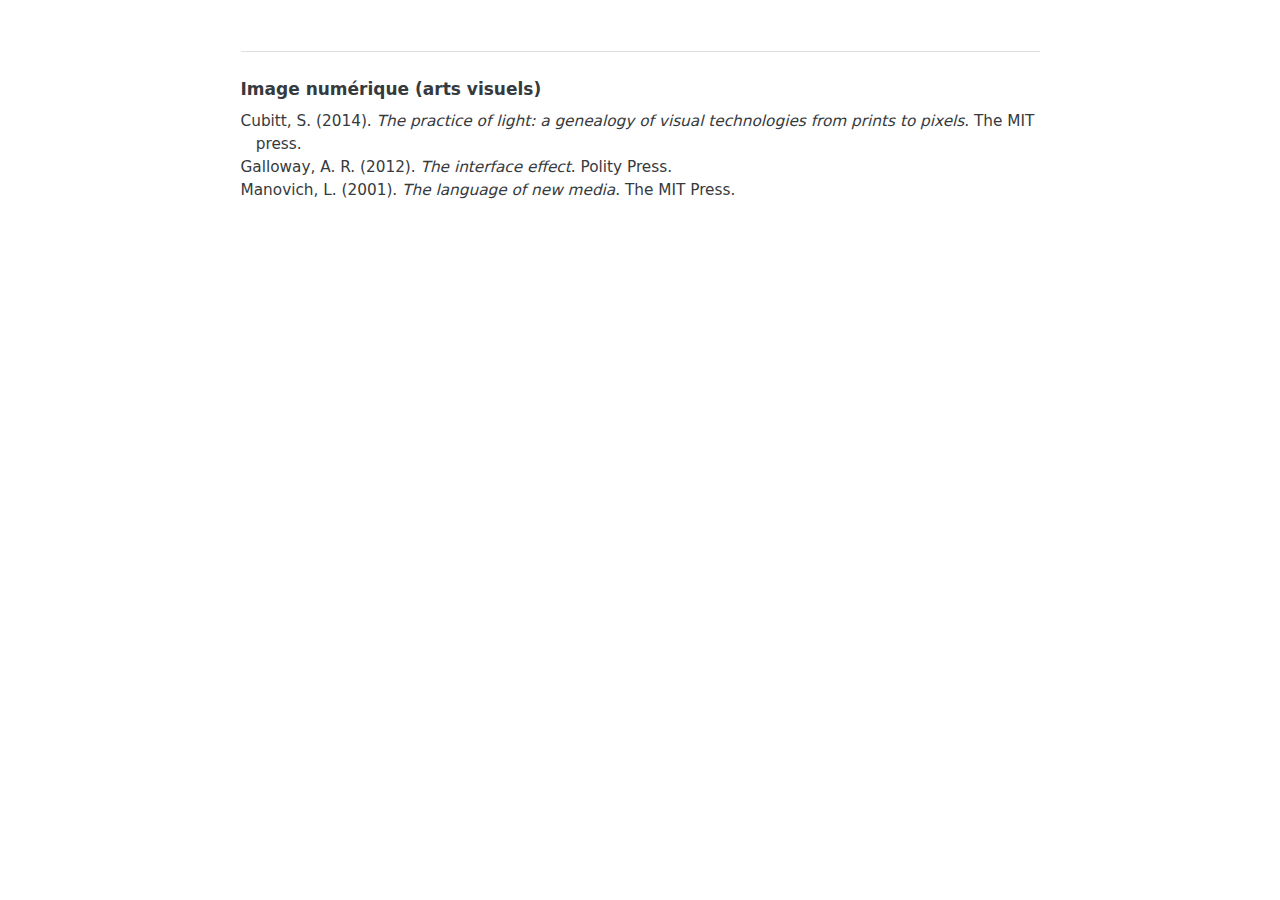
<file: bib/imagenumerique.html>
<!DOCTYPE html>
<html xmlns="http://www.w3.org/1999/xhtml" lang="fr" xml:lang="fr"><head>

<meta charset="utf-8">
<meta name="generator" content="quarto-1.7.32">

<meta name="viewport" content="width=device-width, initial-scale=1.0, user-scalable=yes">


<title>imagenumerique</title>
<style>
code{white-space: pre-wrap;}
span.smallcaps{font-variant: small-caps;}
div.columns{display: flex; gap: min(4vw, 1.5em);}
div.column{flex: auto; overflow-x: auto;}
div.hanging-indent{margin-left: 1.5em; text-indent: -1.5em;}
ul.task-list{list-style: none;}
ul.task-list li input[type="checkbox"] {
  width: 0.8em;
  margin: 0 0.8em 0.2em -1em; /* quarto-specific, see https://github.com/quarto-dev/quarto-cli/issues/4556 */ 
  vertical-align: middle;
}
/* CSS for citations */
div.csl-bib-body { }
div.csl-entry {
  clear: both;
  margin-bottom: 0em;
}
.hanging-indent div.csl-entry {
  margin-left:2em;
  text-indent:-2em;
}
div.csl-left-margin {
  min-width:2em;
  float:left;
}
div.csl-right-inline {
  margin-left:2em;
  padding-left:1em;
}
div.csl-indent {
  margin-left: 2em;
}</style>


<script src="imagenumerique_files/libs/clipboard/clipboard.min.js"></script>
<script src="imagenumerique_files/libs/quarto-html/quarto.js" type="module"></script>
<script src="imagenumerique_files/libs/quarto-html/tabsets/tabsets.js" type="module"></script>
<script src="imagenumerique_files/libs/quarto-html/popper.min.js"></script>
<script src="imagenumerique_files/libs/quarto-html/tippy.umd.min.js"></script>
<script src="imagenumerique_files/libs/quarto-html/anchor.min.js"></script>
<link href="imagenumerique_files/libs/quarto-html/tippy.css" rel="stylesheet">
<link href="imagenumerique_files/libs/quarto-html/quarto-syntax-highlighting-37eea08aefeeee20ff55810ff984fec1.css" rel="stylesheet" id="quarto-text-highlighting-styles">
<script src="imagenumerique_files/libs/bootstrap/bootstrap.min.js"></script>
<link href="imagenumerique_files/libs/bootstrap/bootstrap-icons.css" rel="stylesheet">
<link href="imagenumerique_files/libs/bootstrap/bootstrap-81267100e462c21b3d6c0d5bf76a3417.min.css" rel="stylesheet" append-hash="true" id="quarto-bootstrap" data-mode="light">


</head>

<body class="fullcontent quarto-light">

<div id="quarto-content" class="page-columns page-rows-contents page-layout-article">

<main class="content" id="quarto-document-content">




<section id="bibliography" class="level1 unnumbered">


</section>

<div id="quarto-appendix" class="default"><section class="quarto-appendix-contents" role="doc-bibliography" id="quarto-bibliography"><h2 class="anchored quarto-appendix-heading">Image numérique (arts visuels)</h2><div id="refs" class="references csl-bib-body hanging-indent" data-entry-spacing="0" data-line-spacing="2" role="list">
<div id="ref-cubittPracticeLightGenealogy2014" class="csl-entry" role="listitem">
Cubitt, S. (2014). <em>The practice of light: a genealogy of visual technologies from prints to pixels</em>. The MIT press.
</div>
<div id="ref-gallowayInterfaceEffect2012" class="csl-entry" role="listitem">
Galloway, A. R. (2012). <em>The interface effect</em>. Polity Press.
</div>
<div id="ref-manovichLanguageNewMedia2001a" class="csl-entry" role="listitem">
Manovich, L. (2001). <em>The language of new media</em>. The MIT Press.
</div>
</div></section></div></main>
<!-- /main column -->
<script id="quarto-html-after-body" type="application/javascript">
  window.document.addEventListener("DOMContentLoaded", function (event) {
    const icon = "";
    const anchorJS = new window.AnchorJS();
    anchorJS.options = {
      placement: 'right',
      icon: icon
    };
    anchorJS.add('.anchored');
    const isCodeAnnotation = (el) => {
      for (const clz of el.classList) {
        if (clz.startsWith('code-annotation-')) {                     
          return true;
        }
      }
      return false;
    }
    const onCopySuccess = function(e) {
      // button target
      const button = e.trigger;
      // don't keep focus
      button.blur();
      // flash "checked"
      button.classList.add('code-copy-button-checked');
      var currentTitle = button.getAttribute("title");
      button.setAttribute("title", "Copié");
      let tooltip;
      if (window.bootstrap) {
        button.setAttribute("data-bs-toggle", "tooltip");
        button.setAttribute("data-bs-placement", "left");
        button.setAttribute("data-bs-title", "Copié");
        tooltip = new bootstrap.Tooltip(button, 
          { trigger: "manual", 
            customClass: "code-copy-button-tooltip",
            offset: [0, -8]});
        tooltip.show();    
      }
      setTimeout(function() {
        if (tooltip) {
          tooltip.hide();
          button.removeAttribute("data-bs-title");
          button.removeAttribute("data-bs-toggle");
          button.removeAttribute("data-bs-placement");
        }
        button.setAttribute("title", currentTitle);
        button.classList.remove('code-copy-button-checked');
      }, 1000);
      // clear code selection
      e.clearSelection();
    }
    const getTextToCopy = function(trigger) {
        const codeEl = trigger.previousElementSibling.cloneNode(true);
        for (const childEl of codeEl.children) {
          if (isCodeAnnotation(childEl)) {
            childEl.remove();
          }
        }
        return codeEl.innerText;
    }
    const clipboard = new window.ClipboardJS('.code-copy-button:not([data-in-quarto-modal])', {
      text: getTextToCopy
    });
    clipboard.on('success', onCopySuccess);
    if (window.document.getElementById('quarto-embedded-source-code-modal')) {
      const clipboardModal = new window.ClipboardJS('.code-copy-button[data-in-quarto-modal]', {
        text: getTextToCopy,
        container: window.document.getElementById('quarto-embedded-source-code-modal')
      });
      clipboardModal.on('success', onCopySuccess);
    }
      var localhostRegex = new RegExp(/^(?:http|https):\/\/localhost\:?[0-9]*\//);
      var mailtoRegex = new RegExp(/^mailto:/);
        var filterRegex = new RegExp('/' + window.location.host + '/');
      var isInternal = (href) => {
          return filterRegex.test(href) || localhostRegex.test(href) || mailtoRegex.test(href);
      }
      // Inspect non-navigation links and adorn them if external
     var links = window.document.querySelectorAll('a[href]:not(.nav-link):not(.navbar-brand):not(.toc-action):not(.sidebar-link):not(.sidebar-item-toggle):not(.pagination-link):not(.no-external):not([aria-hidden]):not(.dropdown-item):not(.quarto-navigation-tool):not(.about-link)');
      for (var i=0; i<links.length; i++) {
        const link = links[i];
        if (!isInternal(link.href)) {
          // undo the damage that might have been done by quarto-nav.js in the case of
          // links that we want to consider external
          if (link.dataset.originalHref !== undefined) {
            link.href = link.dataset.originalHref;
          }
        }
      }
    function tippyHover(el, contentFn, onTriggerFn, onUntriggerFn) {
      const config = {
        allowHTML: true,
        maxWidth: 500,
        delay: 100,
        arrow: false,
        appendTo: function(el) {
            return el.parentElement;
        },
        interactive: true,
        interactiveBorder: 10,
        theme: 'quarto',
        placement: 'bottom-start',
      };
      if (contentFn) {
        config.content = contentFn;
      }
      if (onTriggerFn) {
        config.onTrigger = onTriggerFn;
      }
      if (onUntriggerFn) {
        config.onUntrigger = onUntriggerFn;
      }
      window.tippy(el, config); 
    }
    const noterefs = window.document.querySelectorAll('a[role="doc-noteref"]');
    for (var i=0; i<noterefs.length; i++) {
      const ref = noterefs[i];
      tippyHover(ref, function() {
        // use id or data attribute instead here
        let href = ref.getAttribute('data-footnote-href') || ref.getAttribute('href');
        try { href = new URL(href).hash; } catch {}
        const id = href.replace(/^#\/?/, "");
        const note = window.document.getElementById(id);
        if (note) {
          return note.innerHTML;
        } else {
          return "";
        }
      });
    }
    const xrefs = window.document.querySelectorAll('a.quarto-xref');
    const processXRef = (id, note) => {
      // Strip column container classes
      const stripColumnClz = (el) => {
        el.classList.remove("page-full", "page-columns");
        if (el.children) {
          for (const child of el.children) {
            stripColumnClz(child);
          }
        }
      }
      stripColumnClz(note)
      if (id === null || id.startsWith('sec-')) {
        // Special case sections, only their first couple elements
        const container = document.createElement("div");
        if (note.children && note.children.length > 2) {
          container.appendChild(note.children[0].cloneNode(true));
          for (let i = 1; i < note.children.length; i++) {
            const child = note.children[i];
            if (child.tagName === "P" && child.innerText === "") {
              continue;
            } else {
              container.appendChild(child.cloneNode(true));
              break;
            }
          }
          if (window.Quarto?.typesetMath) {
            window.Quarto.typesetMath(container);
          }
          return container.innerHTML
        } else {
          if (window.Quarto?.typesetMath) {
            window.Quarto.typesetMath(note);
          }
          return note.innerHTML;
        }
      } else {
        // Remove any anchor links if they are present
        const anchorLink = note.querySelector('a.anchorjs-link');
        if (anchorLink) {
          anchorLink.remove();
        }
        if (window.Quarto?.typesetMath) {
          window.Quarto.typesetMath(note);
        }
        if (note.classList.contains("callout")) {
          return note.outerHTML;
        } else {
          return note.innerHTML;
        }
      }
    }
    for (var i=0; i<xrefs.length; i++) {
      const xref = xrefs[i];
      tippyHover(xref, undefined, function(instance) {
        instance.disable();
        let url = xref.getAttribute('href');
        let hash = undefined; 
        if (url.startsWith('#')) {
          hash = url;
        } else {
          try { hash = new URL(url).hash; } catch {}
        }
        if (hash) {
          const id = hash.replace(/^#\/?/, "");
          const note = window.document.getElementById(id);
          if (note !== null) {
            try {
              const html = processXRef(id, note.cloneNode(true));
              instance.setContent(html);
            } finally {
              instance.enable();
              instance.show();
            }
          } else {
            // See if we can fetch this
            fetch(url.split('#')[0])
            .then(res => res.text())
            .then(html => {
              const parser = new DOMParser();
              const htmlDoc = parser.parseFromString(html, "text/html");
              const note = htmlDoc.getElementById(id);
              if (note !== null) {
                const html = processXRef(id, note);
                instance.setContent(html);
              } 
            }).finally(() => {
              instance.enable();
              instance.show();
            });
          }
        } else {
          // See if we can fetch a full url (with no hash to target)
          // This is a special case and we should probably do some content thinning / targeting
          fetch(url)
          .then(res => res.text())
          .then(html => {
            const parser = new DOMParser();
            const htmlDoc = parser.parseFromString(html, "text/html");
            const note = htmlDoc.querySelector('main.content');
            if (note !== null) {
              // This should only happen for chapter cross references
              // (since there is no id in the URL)
              // remove the first header
              if (note.children.length > 0 && note.children[0].tagName === "HEADER") {
                note.children[0].remove();
              }
              const html = processXRef(null, note);
              instance.setContent(html);
            } 
          }).finally(() => {
            instance.enable();
            instance.show();
          });
        }
      }, function(instance) {
      });
    }
        let selectedAnnoteEl;
        const selectorForAnnotation = ( cell, annotation) => {
          let cellAttr = 'data-code-cell="' + cell + '"';
          let lineAttr = 'data-code-annotation="' +  annotation + '"';
          const selector = 'span[' + cellAttr + '][' + lineAttr + ']';
          return selector;
        }
        const selectCodeLines = (annoteEl) => {
          const doc = window.document;
          const targetCell = annoteEl.getAttribute("data-target-cell");
          const targetAnnotation = annoteEl.getAttribute("data-target-annotation");
          const annoteSpan = window.document.querySelector(selectorForAnnotation(targetCell, targetAnnotation));
          const lines = annoteSpan.getAttribute("data-code-lines").split(",");
          const lineIds = lines.map((line) => {
            return targetCell + "-" + line;
          })
          let top = null;
          let height = null;
          let parent = null;
          if (lineIds.length > 0) {
              //compute the position of the single el (top and bottom and make a div)
              const el = window.document.getElementById(lineIds[0]);
              top = el.offsetTop;
              height = el.offsetHeight;
              parent = el.parentElement.parentElement;
            if (lineIds.length > 1) {
              const lastEl = window.document.getElementById(lineIds[lineIds.length - 1]);
              const bottom = lastEl.offsetTop + lastEl.offsetHeight;
              height = bottom - top;
            }
            if (top !== null && height !== null && parent !== null) {
              // cook up a div (if necessary) and position it 
              let div = window.document.getElementById("code-annotation-line-highlight");
              if (div === null) {
                div = window.document.createElement("div");
                div.setAttribute("id", "code-annotation-line-highlight");
                div.style.position = 'absolute';
                parent.appendChild(div);
              }
              div.style.top = top - 2 + "px";
              div.style.height = height + 4 + "px";
              div.style.left = 0;
              let gutterDiv = window.document.getElementById("code-annotation-line-highlight-gutter");
              if (gutterDiv === null) {
                gutterDiv = window.document.createElement("div");
                gutterDiv.setAttribute("id", "code-annotation-line-highlight-gutter");
                gutterDiv.style.position = 'absolute';
                const codeCell = window.document.getElementById(targetCell);
                const gutter = codeCell.querySelector('.code-annotation-gutter');
                gutter.appendChild(gutterDiv);
              }
              gutterDiv.style.top = top - 2 + "px";
              gutterDiv.style.height = height + 4 + "px";
            }
            selectedAnnoteEl = annoteEl;
          }
        };
        const unselectCodeLines = () => {
          const elementsIds = ["code-annotation-line-highlight", "code-annotation-line-highlight-gutter"];
          elementsIds.forEach((elId) => {
            const div = window.document.getElementById(elId);
            if (div) {
              div.remove();
            }
          });
          selectedAnnoteEl = undefined;
        };
          // Handle positioning of the toggle
      window.addEventListener(
        "resize",
        throttle(() => {
          elRect = undefined;
          if (selectedAnnoteEl) {
            selectCodeLines(selectedAnnoteEl);
          }
        }, 10)
      );
      function throttle(fn, ms) {
      let throttle = false;
      let timer;
        return (...args) => {
          if(!throttle) { // first call gets through
              fn.apply(this, args);
              throttle = true;
          } else { // all the others get throttled
              if(timer) clearTimeout(timer); // cancel #2
              timer = setTimeout(() => {
                fn.apply(this, args);
                timer = throttle = false;
              }, ms);
          }
        };
      }
        // Attach click handler to the DT
        const annoteDls = window.document.querySelectorAll('dt[data-target-cell]');
        for (const annoteDlNode of annoteDls) {
          annoteDlNode.addEventListener('click', (event) => {
            const clickedEl = event.target;
            if (clickedEl !== selectedAnnoteEl) {
              unselectCodeLines();
              const activeEl = window.document.querySelector('dt[data-target-cell].code-annotation-active');
              if (activeEl) {
                activeEl.classList.remove('code-annotation-active');
              }
              selectCodeLines(clickedEl);
              clickedEl.classList.add('code-annotation-active');
            } else {
              // Unselect the line
              unselectCodeLines();
              clickedEl.classList.remove('code-annotation-active');
            }
          });
        }
    const findCites = (el) => {
      const parentEl = el.parentElement;
      if (parentEl) {
        const cites = parentEl.dataset.cites;
        if (cites) {
          return {
            el,
            cites: cites.split(' ')
          };
        } else {
          return findCites(el.parentElement)
        }
      } else {
        return undefined;
      }
    };
    var bibliorefs = window.document.querySelectorAll('a[role="doc-biblioref"]');
    for (var i=0; i<bibliorefs.length; i++) {
      const ref = bibliorefs[i];
      const citeInfo = findCites(ref);
      if (citeInfo) {
        tippyHover(citeInfo.el, function() {
          var popup = window.document.createElement('div');
          citeInfo.cites.forEach(function(cite) {
            var citeDiv = window.document.createElement('div');
            citeDiv.classList.add('hanging-indent');
            citeDiv.classList.add('csl-entry');
            var biblioDiv = window.document.getElementById('ref-' + cite);
            if (biblioDiv) {
              citeDiv.innerHTML = biblioDiv.innerHTML;
            }
            popup.appendChild(citeDiv);
          });
          return popup.innerHTML;
        });
      }
    }
  });
  </script>
</div> <!-- /content -->




</body></html>
</file>
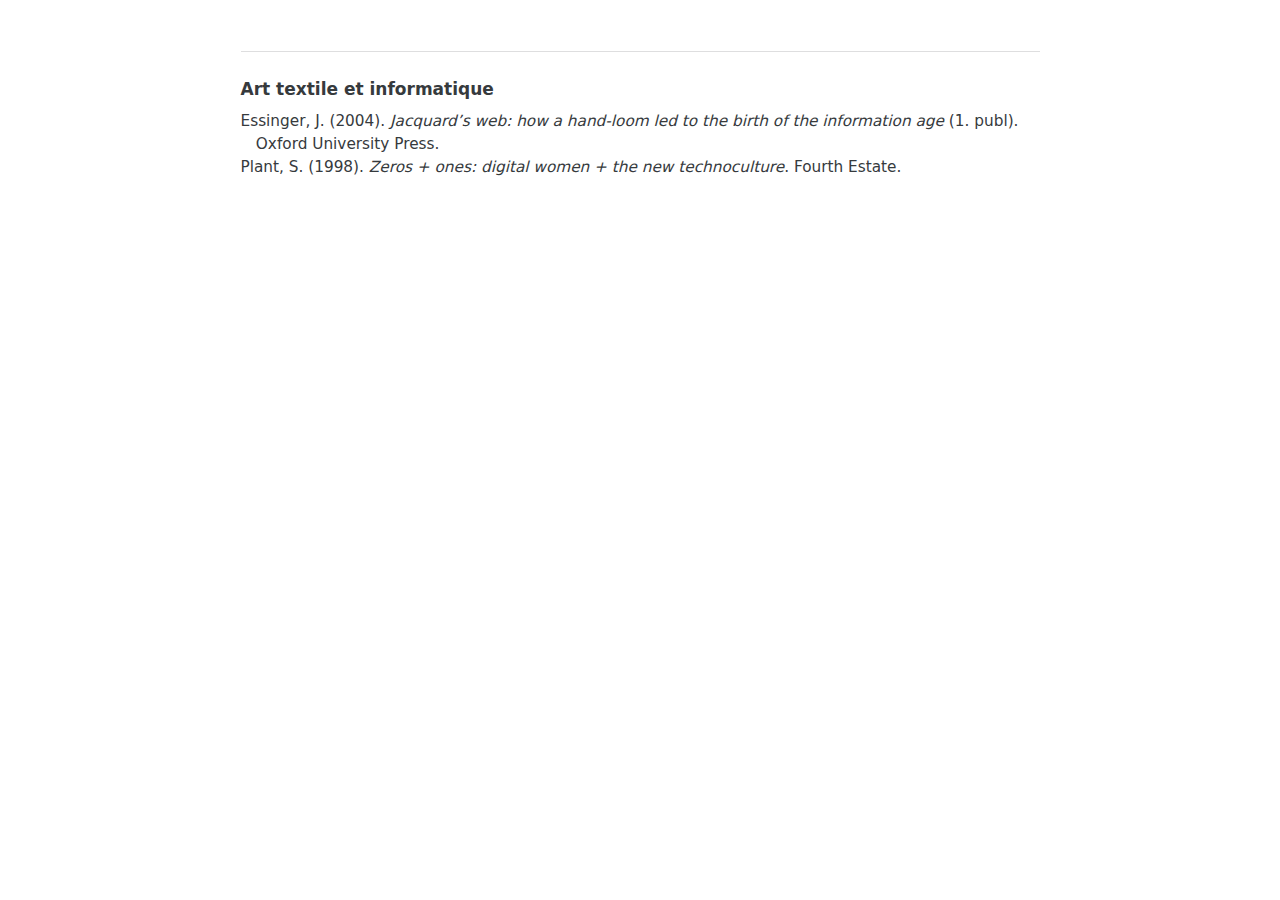
<file: bib/textileinfo.html>
<!DOCTYPE html>
<html xmlns="http://www.w3.org/1999/xhtml" lang="fr" xml:lang="fr"><head>

<meta charset="utf-8">
<meta name="generator" content="quarto-1.7.32">

<meta name="viewport" content="width=device-width, initial-scale=1.0, user-scalable=yes">


<title>textileinfo</title>
<style>
code{white-space: pre-wrap;}
span.smallcaps{font-variant: small-caps;}
div.columns{display: flex; gap: min(4vw, 1.5em);}
div.column{flex: auto; overflow-x: auto;}
div.hanging-indent{margin-left: 1.5em; text-indent: -1.5em;}
ul.task-list{list-style: none;}
ul.task-list li input[type="checkbox"] {
  width: 0.8em;
  margin: 0 0.8em 0.2em -1em; /* quarto-specific, see https://github.com/quarto-dev/quarto-cli/issues/4556 */ 
  vertical-align: middle;
}
/* CSS for citations */
div.csl-bib-body { }
div.csl-entry {
  clear: both;
  margin-bottom: 0em;
}
.hanging-indent div.csl-entry {
  margin-left:2em;
  text-indent:-2em;
}
div.csl-left-margin {
  min-width:2em;
  float:left;
}
div.csl-right-inline {
  margin-left:2em;
  padding-left:1em;
}
div.csl-indent {
  margin-left: 2em;
}</style>


<script src="textileinfo_files/libs/clipboard/clipboard.min.js"></script>
<script src="textileinfo_files/libs/quarto-html/quarto.js" type="module"></script>
<script src="textileinfo_files/libs/quarto-html/tabsets/tabsets.js" type="module"></script>
<script src="textileinfo_files/libs/quarto-html/popper.min.js"></script>
<script src="textileinfo_files/libs/quarto-html/tippy.umd.min.js"></script>
<script src="textileinfo_files/libs/quarto-html/anchor.min.js"></script>
<link href="textileinfo_files/libs/quarto-html/tippy.css" rel="stylesheet">
<link href="textileinfo_files/libs/quarto-html/quarto-syntax-highlighting-37eea08aefeeee20ff55810ff984fec1.css" rel="stylesheet" id="quarto-text-highlighting-styles">
<script src="textileinfo_files/libs/bootstrap/bootstrap.min.js"></script>
<link href="textileinfo_files/libs/bootstrap/bootstrap-icons.css" rel="stylesheet">
<link href="textileinfo_files/libs/bootstrap/bootstrap-81267100e462c21b3d6c0d5bf76a3417.min.css" rel="stylesheet" append-hash="true" id="quarto-bootstrap" data-mode="light">


</head>

<body class="fullcontent quarto-light">

<div id="quarto-content" class="page-columns page-rows-contents page-layout-article">

<main class="content" id="quarto-document-content">




<section id="bibliography" class="level1 unnumbered">


</section>

<div id="quarto-appendix" class="default"><section class="quarto-appendix-contents" role="doc-bibliography" id="quarto-bibliography"><h2 class="anchored quarto-appendix-heading">Art textile et informatique</h2><div id="refs" class="references csl-bib-body hanging-indent" data-entry-spacing="0" data-line-spacing="2" role="list">
<div id="ref-essingerJacquardsWebHow2004" class="csl-entry" role="listitem">
Essinger, J. (2004). <em>Jacquard’s web: how a hand-loom led to the birth of the information age</em> (1. publ). Oxford University Press.
</div>
<div id="ref-plantZerosOnesDigital1998" class="csl-entry" role="listitem">
Plant, S. (1998). <em>Zeros + ones: digital women + the new technoculture</em>. Fourth Estate.
</div>
</div></section></div></main>
<!-- /main column -->
<script id="quarto-html-after-body" type="application/javascript">
  window.document.addEventListener("DOMContentLoaded", function (event) {
    const icon = "";
    const anchorJS = new window.AnchorJS();
    anchorJS.options = {
      placement: 'right',
      icon: icon
    };
    anchorJS.add('.anchored');
    const isCodeAnnotation = (el) => {
      for (const clz of el.classList) {
        if (clz.startsWith('code-annotation-')) {                     
          return true;
        }
      }
      return false;
    }
    const onCopySuccess = function(e) {
      // button target
      const button = e.trigger;
      // don't keep focus
      button.blur();
      // flash "checked"
      button.classList.add('code-copy-button-checked');
      var currentTitle = button.getAttribute("title");
      button.setAttribute("title", "Copié");
      let tooltip;
      if (window.bootstrap) {
        button.setAttribute("data-bs-toggle", "tooltip");
        button.setAttribute("data-bs-placement", "left");
        button.setAttribute("data-bs-title", "Copié");
        tooltip = new bootstrap.Tooltip(button, 
          { trigger: "manual", 
            customClass: "code-copy-button-tooltip",
            offset: [0, -8]});
        tooltip.show();    
      }
      setTimeout(function() {
        if (tooltip) {
          tooltip.hide();
          button.removeAttribute("data-bs-title");
          button.removeAttribute("data-bs-toggle");
          button.removeAttribute("data-bs-placement");
        }
        button.setAttribute("title", currentTitle);
        button.classList.remove('code-copy-button-checked');
      }, 1000);
      // clear code selection
      e.clearSelection();
    }
    const getTextToCopy = function(trigger) {
        const codeEl = trigger.previousElementSibling.cloneNode(true);
        for (const childEl of codeEl.children) {
          if (isCodeAnnotation(childEl)) {
            childEl.remove();
          }
        }
        return codeEl.innerText;
    }
    const clipboard = new window.ClipboardJS('.code-copy-button:not([data-in-quarto-modal])', {
      text: getTextToCopy
    });
    clipboard.on('success', onCopySuccess);
    if (window.document.getElementById('quarto-embedded-source-code-modal')) {
      const clipboardModal = new window.ClipboardJS('.code-copy-button[data-in-quarto-modal]', {
        text: getTextToCopy,
        container: window.document.getElementById('quarto-embedded-source-code-modal')
      });
      clipboardModal.on('success', onCopySuccess);
    }
      var localhostRegex = new RegExp(/^(?:http|https):\/\/localhost\:?[0-9]*\//);
      var mailtoRegex = new RegExp(/^mailto:/);
        var filterRegex = new RegExp('/' + window.location.host + '/');
      var isInternal = (href) => {
          return filterRegex.test(href) || localhostRegex.test(href) || mailtoRegex.test(href);
      }
      // Inspect non-navigation links and adorn them if external
     var links = window.document.querySelectorAll('a[href]:not(.nav-link):not(.navbar-brand):not(.toc-action):not(.sidebar-link):not(.sidebar-item-toggle):not(.pagination-link):not(.no-external):not([aria-hidden]):not(.dropdown-item):not(.quarto-navigation-tool):not(.about-link)');
      for (var i=0; i<links.length; i++) {
        const link = links[i];
        if (!isInternal(link.href)) {
          // undo the damage that might have been done by quarto-nav.js in the case of
          // links that we want to consider external
          if (link.dataset.originalHref !== undefined) {
            link.href = link.dataset.originalHref;
          }
        }
      }
    function tippyHover(el, contentFn, onTriggerFn, onUntriggerFn) {
      const config = {
        allowHTML: true,
        maxWidth: 500,
        delay: 100,
        arrow: false,
        appendTo: function(el) {
            return el.parentElement;
        },
        interactive: true,
        interactiveBorder: 10,
        theme: 'quarto',
        placement: 'bottom-start',
      };
      if (contentFn) {
        config.content = contentFn;
      }
      if (onTriggerFn) {
        config.onTrigger = onTriggerFn;
      }
      if (onUntriggerFn) {
        config.onUntrigger = onUntriggerFn;
      }
      window.tippy(el, config); 
    }
    const noterefs = window.document.querySelectorAll('a[role="doc-noteref"]');
    for (var i=0; i<noterefs.length; i++) {
      const ref = noterefs[i];
      tippyHover(ref, function() {
        // use id or data attribute instead here
        let href = ref.getAttribute('data-footnote-href') || ref.getAttribute('href');
        try { href = new URL(href).hash; } catch {}
        const id = href.replace(/^#\/?/, "");
        const note = window.document.getElementById(id);
        if (note) {
          return note.innerHTML;
        } else {
          return "";
        }
      });
    }
    const xrefs = window.document.querySelectorAll('a.quarto-xref');
    const processXRef = (id, note) => {
      // Strip column container classes
      const stripColumnClz = (el) => {
        el.classList.remove("page-full", "page-columns");
        if (el.children) {
          for (const child of el.children) {
            stripColumnClz(child);
          }
        }
      }
      stripColumnClz(note)
      if (id === null || id.startsWith('sec-')) {
        // Special case sections, only their first couple elements
        const container = document.createElement("div");
        if (note.children && note.children.length > 2) {
          container.appendChild(note.children[0].cloneNode(true));
          for (let i = 1; i < note.children.length; i++) {
            const child = note.children[i];
            if (child.tagName === "P" && child.innerText === "") {
              continue;
            } else {
              container.appendChild(child.cloneNode(true));
              break;
            }
          }
          if (window.Quarto?.typesetMath) {
            window.Quarto.typesetMath(container);
          }
          return container.innerHTML
        } else {
          if (window.Quarto?.typesetMath) {
            window.Quarto.typesetMath(note);
          }
          return note.innerHTML;
        }
      } else {
        // Remove any anchor links if they are present
        const anchorLink = note.querySelector('a.anchorjs-link');
        if (anchorLink) {
          anchorLink.remove();
        }
        if (window.Quarto?.typesetMath) {
          window.Quarto.typesetMath(note);
        }
        if (note.classList.contains("callout")) {
          return note.outerHTML;
        } else {
          return note.innerHTML;
        }
      }
    }
    for (var i=0; i<xrefs.length; i++) {
      const xref = xrefs[i];
      tippyHover(xref, undefined, function(instance) {
        instance.disable();
        let url = xref.getAttribute('href');
        let hash = undefined; 
        if (url.startsWith('#')) {
          hash = url;
        } else {
          try { hash = new URL(url).hash; } catch {}
        }
        if (hash) {
          const id = hash.replace(/^#\/?/, "");
          const note = window.document.getElementById(id);
          if (note !== null) {
            try {
              const html = processXRef(id, note.cloneNode(true));
              instance.setContent(html);
            } finally {
              instance.enable();
              instance.show();
            }
          } else {
            // See if we can fetch this
            fetch(url.split('#')[0])
            .then(res => res.text())
            .then(html => {
              const parser = new DOMParser();
              const htmlDoc = parser.parseFromString(html, "text/html");
              const note = htmlDoc.getElementById(id);
              if (note !== null) {
                const html = processXRef(id, note);
                instance.setContent(html);
              } 
            }).finally(() => {
              instance.enable();
              instance.show();
            });
          }
        } else {
          // See if we can fetch a full url (with no hash to target)
          // This is a special case and we should probably do some content thinning / targeting
          fetch(url)
          .then(res => res.text())
          .then(html => {
            const parser = new DOMParser();
            const htmlDoc = parser.parseFromString(html, "text/html");
            const note = htmlDoc.querySelector('main.content');
            if (note !== null) {
              // This should only happen for chapter cross references
              // (since there is no id in the URL)
              // remove the first header
              if (note.children.length > 0 && note.children[0].tagName === "HEADER") {
                note.children[0].remove();
              }
              const html = processXRef(null, note);
              instance.setContent(html);
            } 
          }).finally(() => {
            instance.enable();
            instance.show();
          });
        }
      }, function(instance) {
      });
    }
        let selectedAnnoteEl;
        const selectorForAnnotation = ( cell, annotation) => {
          let cellAttr = 'data-code-cell="' + cell + '"';
          let lineAttr = 'data-code-annotation="' +  annotation + '"';
          const selector = 'span[' + cellAttr + '][' + lineAttr + ']';
          return selector;
        }
        const selectCodeLines = (annoteEl) => {
          const doc = window.document;
          const targetCell = annoteEl.getAttribute("data-target-cell");
          const targetAnnotation = annoteEl.getAttribute("data-target-annotation");
          const annoteSpan = window.document.querySelector(selectorForAnnotation(targetCell, targetAnnotation));
          const lines = annoteSpan.getAttribute("data-code-lines").split(",");
          const lineIds = lines.map((line) => {
            return targetCell + "-" + line;
          })
          let top = null;
          let height = null;
          let parent = null;
          if (lineIds.length > 0) {
              //compute the position of the single el (top and bottom and make a div)
              const el = window.document.getElementById(lineIds[0]);
              top = el.offsetTop;
              height = el.offsetHeight;
              parent = el.parentElement.parentElement;
            if (lineIds.length > 1) {
              const lastEl = window.document.getElementById(lineIds[lineIds.length - 1]);
              const bottom = lastEl.offsetTop + lastEl.offsetHeight;
              height = bottom - top;
            }
            if (top !== null && height !== null && parent !== null) {
              // cook up a div (if necessary) and position it 
              let div = window.document.getElementById("code-annotation-line-highlight");
              if (div === null) {
                div = window.document.createElement("div");
                div.setAttribute("id", "code-annotation-line-highlight");
                div.style.position = 'absolute';
                parent.appendChild(div);
              }
              div.style.top = top - 2 + "px";
              div.style.height = height + 4 + "px";
              div.style.left = 0;
              let gutterDiv = window.document.getElementById("code-annotation-line-highlight-gutter");
              if (gutterDiv === null) {
                gutterDiv = window.document.createElement("div");
                gutterDiv.setAttribute("id", "code-annotation-line-highlight-gutter");
                gutterDiv.style.position = 'absolute';
                const codeCell = window.document.getElementById(targetCell);
                const gutter = codeCell.querySelector('.code-annotation-gutter');
                gutter.appendChild(gutterDiv);
              }
              gutterDiv.style.top = top - 2 + "px";
              gutterDiv.style.height = height + 4 + "px";
            }
            selectedAnnoteEl = annoteEl;
          }
        };
        const unselectCodeLines = () => {
          const elementsIds = ["code-annotation-line-highlight", "code-annotation-line-highlight-gutter"];
          elementsIds.forEach((elId) => {
            const div = window.document.getElementById(elId);
            if (div) {
              div.remove();
            }
          });
          selectedAnnoteEl = undefined;
        };
          // Handle positioning of the toggle
      window.addEventListener(
        "resize",
        throttle(() => {
          elRect = undefined;
          if (selectedAnnoteEl) {
            selectCodeLines(selectedAnnoteEl);
          }
        }, 10)
      );
      function throttle(fn, ms) {
      let throttle = false;
      let timer;
        return (...args) => {
          if(!throttle) { // first call gets through
              fn.apply(this, args);
              throttle = true;
          } else { // all the others get throttled
              if(timer) clearTimeout(timer); // cancel #2
              timer = setTimeout(() => {
                fn.apply(this, args);
                timer = throttle = false;
              }, ms);
          }
        };
      }
        // Attach click handler to the DT
        const annoteDls = window.document.querySelectorAll('dt[data-target-cell]');
        for (const annoteDlNode of annoteDls) {
          annoteDlNode.addEventListener('click', (event) => {
            const clickedEl = event.target;
            if (clickedEl !== selectedAnnoteEl) {
              unselectCodeLines();
              const activeEl = window.document.querySelector('dt[data-target-cell].code-annotation-active');
              if (activeEl) {
                activeEl.classList.remove('code-annotation-active');
              }
              selectCodeLines(clickedEl);
              clickedEl.classList.add('code-annotation-active');
            } else {
              // Unselect the line
              unselectCodeLines();
              clickedEl.classList.remove('code-annotation-active');
            }
          });
        }
    const findCites = (el) => {
      const parentEl = el.parentElement;
      if (parentEl) {
        const cites = parentEl.dataset.cites;
        if (cites) {
          return {
            el,
            cites: cites.split(' ')
          };
        } else {
          return findCites(el.parentElement)
        }
      } else {
        return undefined;
      }
    };
    var bibliorefs = window.document.querySelectorAll('a[role="doc-biblioref"]');
    for (var i=0; i<bibliorefs.length; i++) {
      const ref = bibliorefs[i];
      const citeInfo = findCites(ref);
      if (citeInfo) {
        tippyHover(citeInfo.el, function() {
          var popup = window.document.createElement('div');
          citeInfo.cites.forEach(function(cite) {
            var citeDiv = window.document.createElement('div');
            citeDiv.classList.add('hanging-indent');
            citeDiv.classList.add('csl-entry');
            var biblioDiv = window.document.getElementById('ref-' + cite);
            if (biblioDiv) {
              citeDiv.innerHTML = biblioDiv.innerHTML;
            }
            popup.appendChild(citeDiv);
          });
          return popup.innerHTML;
        });
      }
    }
  });
  </script>
</div> <!-- /content -->




</body></html>
</file>
<file: index_files/libs/quarto-html/tippy.css>
.tippy-box[data-animation=fade][data-state=hidden]{opacity:0}[data-tippy-root]{max-width:calc(100vw - 10px)}.tippy-box{position:relative;background-color:#333;color:#fff;border-radius:4px;font-size:14px;line-height:1.4;white-space:normal;outline:0;transition-property:transform,visibility,opacity}.tippy-box[data-placement^=top]>.tippy-arrow{bottom:0}.tippy-box[data-placement^=top]>.tippy-arrow:before{bottom:-7px;left:0;border-width:8px 8px 0;border-top-color:initial;transform-origin:center top}.tippy-box[data-placement^=bottom]>.tippy-arrow{top:0}.tippy-box[data-placement^=bottom]>.tippy-arrow:before{top:-7px;left:0;border-width:0 8px 8px;border-bottom-color:initial;transform-origin:center bottom}.tippy-box[data-placement^=left]>.tippy-arrow{right:0}.tippy-box[data-placement^=left]>.tippy-arrow:before{border-width:8px 0 8px 8px;border-left-color:initial;right:-7px;transform-origin:center left}.tippy-box[data-placement^=right]>.tippy-arrow{left:0}.tippy-box[data-placement^=right]>.tippy-arrow:before{left:-7px;border-width:8px 8px 8px 0;border-right-color:initial;transform-origin:center right}.tippy-box[data-inertia][data-state=visible]{transition-timing-function:cubic-bezier(.54,1.5,.38,1.11)}.tippy-arrow{width:16px;height:16px;color:#333}.tippy-arrow:before{content:"";position:absolute;border-color:transparent;border-style:solid}.tippy-content{position:relative;padding:5px 9px;z-index:1}
</file>
<file: index_files/libs/quarto-html/quarto-syntax-highlighting-37eea08aefeeee20ff55810ff984fec1.css>
/* quarto syntax highlight colors */
:root {
  --quarto-hl-ot-color: #003B4F;
  --quarto-hl-at-color: #657422;
  --quarto-hl-ss-color: #20794D;
  --quarto-hl-an-color: #5E5E5E;
  --quarto-hl-fu-color: #4758AB;
  --quarto-hl-st-color: #20794D;
  --quarto-hl-cf-color: #003B4F;
  --quarto-hl-op-color: #5E5E5E;
  --quarto-hl-er-color: #AD0000;
  --quarto-hl-bn-color: #AD0000;
  --quarto-hl-al-color: #AD0000;
  --quarto-hl-va-color: #111111;
  --quarto-hl-bu-color: inherit;
  --quarto-hl-ex-color: inherit;
  --quarto-hl-pp-color: #AD0000;
  --quarto-hl-in-color: #5E5E5E;
  --quarto-hl-vs-color: #20794D;
  --quarto-hl-wa-color: #5E5E5E;
  --quarto-hl-do-color: #5E5E5E;
  --quarto-hl-im-color: #00769E;
  --quarto-hl-ch-color: #20794D;
  --quarto-hl-dt-color: #AD0000;
  --quarto-hl-fl-color: #AD0000;
  --quarto-hl-co-color: #5E5E5E;
  --quarto-hl-cv-color: #5E5E5E;
  --quarto-hl-cn-color: #8f5902;
  --quarto-hl-sc-color: #5E5E5E;
  --quarto-hl-dv-color: #AD0000;
  --quarto-hl-kw-color: #003B4F;
}

/* other quarto variables */
:root {
  --quarto-font-monospace: SFMono-Regular, Menlo, Monaco, Consolas, "Liberation Mono", "Courier New", monospace;
}

/* syntax highlight based on Pandoc's rules */
pre > code.sourceCode > span {
  color: #003B4F;
}

code.sourceCode > span {
  color: #003B4F;
}

div.sourceCode,
div.sourceCode pre.sourceCode {
  color: #003B4F;
}

/* Normal */
code span {
  color: #003B4F;
}

/* Alert */
code span.al {
  color: #AD0000;
  font-style: inherit;
}

/* Annotation */
code span.an {
  color: #5E5E5E;
  font-style: inherit;
}

/* Attribute */
code span.at {
  color: #657422;
  font-style: inherit;
}

/* BaseN */
code span.bn {
  color: #AD0000;
  font-style: inherit;
}

/* BuiltIn */
code span.bu {
  font-style: inherit;
}

/* ControlFlow */
code span.cf {
  color: #003B4F;
  font-weight: bold;
  font-style: inherit;
}

/* Char */
code span.ch {
  color: #20794D;
  font-style: inherit;
}

/* Constant */
code span.cn {
  color: #8f5902;
  font-style: inherit;
}

/* Comment */
code span.co {
  color: #5E5E5E;
  font-style: inherit;
}

/* CommentVar */
code span.cv {
  color: #5E5E5E;
  font-style: italic;
}

/* Documentation */
code span.do {
  color: #5E5E5E;
  font-style: italic;
}

/* DataType */
code span.dt {
  color: #AD0000;
  font-style: inherit;
}

/* DecVal */
code span.dv {
  color: #AD0000;
  font-style: inherit;
}

/* Error */
code span.er {
  color: #AD0000;
  font-style: inherit;
}

/* Extension */
code span.ex {
  font-style: inherit;
}

/* Float */
code span.fl {
  color: #AD0000;
  font-style: inherit;
}

/* Function */
code span.fu {
  color: #4758AB;
  font-style: inherit;
}

/* Import */
code span.im {
  color: #00769E;
  font-style: inherit;
}

/* Information */
code span.in {
  color: #5E5E5E;
  font-style: inherit;
}

/* Keyword */
code span.kw {
  color: #003B4F;
  font-weight: bold;
  font-style: inherit;
}

/* Operator */
code span.op {
  color: #5E5E5E;
  font-style: inherit;
}

/* Other */
code span.ot {
  color: #003B4F;
  font-style: inherit;
}

/* Preprocessor */
code span.pp {
  color: #AD0000;
  font-style: inherit;
}

/* SpecialChar */
code span.sc {
  color: #5E5E5E;
  font-style: inherit;
}

/* SpecialString */
code span.ss {
  color: #20794D;
  font-style: inherit;
}

/* String */
code span.st {
  color: #20794D;
  font-style: inherit;
}

/* Variable */
code span.va {
  color: #111111;
  font-style: inherit;
}

/* VerbatimString */
code span.vs {
  color: #20794D;
  font-style: inherit;
}

/* Warning */
code span.wa {
  color: #5E5E5E;
  font-style: italic;
}

.prevent-inlining {
  content: "</";
}

/*# sourceMappingURL=27d3d809615f7771493d095567f04340.css.map */
</file>
<file: bibliographie_files/libs/quarto-html/tippy.css>
.tippy-box[data-animation=fade][data-state=hidden]{opacity:0}[data-tippy-root]{max-width:calc(100vw - 10px)}.tippy-box{position:relative;background-color:#333;color:#fff;border-radius:4px;font-size:14px;line-height:1.4;white-space:normal;outline:0;transition-property:transform,visibility,opacity}.tippy-box[data-placement^=top]>.tippy-arrow{bottom:0}.tippy-box[data-placement^=top]>.tippy-arrow:before{bottom:-7px;left:0;border-width:8px 8px 0;border-top-color:initial;transform-origin:center top}.tippy-box[data-placement^=bottom]>.tippy-arrow{top:0}.tippy-box[data-placement^=bottom]>.tippy-arrow:before{top:-7px;left:0;border-width:0 8px 8px;border-bottom-color:initial;transform-origin:center bottom}.tippy-box[data-placement^=left]>.tippy-arrow{right:0}.tippy-box[data-placement^=left]>.tippy-arrow:before{border-width:8px 0 8px 8px;border-left-color:initial;right:-7px;transform-origin:center left}.tippy-box[data-placement^=right]>.tippy-arrow{left:0}.tippy-box[data-placement^=right]>.tippy-arrow:before{left:-7px;border-width:8px 8px 8px 0;border-right-color:initial;transform-origin:center right}.tippy-box[data-inertia][data-state=visible]{transition-timing-function:cubic-bezier(.54,1.5,.38,1.11)}.tippy-arrow{width:16px;height:16px;color:#333}.tippy-arrow:before{content:"";position:absolute;border-color:transparent;border-style:solid}.tippy-content{position:relative;padding:5px 9px;z-index:1}
</file>
<file: bibliographie_files/libs/quarto-html/quarto-syntax-highlighting-37eea08aefeeee20ff55810ff984fec1.css>
/* quarto syntax highlight colors */
:root {
  --quarto-hl-ot-color: #003B4F;
  --quarto-hl-at-color: #657422;
  --quarto-hl-ss-color: #20794D;
  --quarto-hl-an-color: #5E5E5E;
  --quarto-hl-fu-color: #4758AB;
  --quarto-hl-st-color: #20794D;
  --quarto-hl-cf-color: #003B4F;
  --quarto-hl-op-color: #5E5E5E;
  --quarto-hl-er-color: #AD0000;
  --quarto-hl-bn-color: #AD0000;
  --quarto-hl-al-color: #AD0000;
  --quarto-hl-va-color: #111111;
  --quarto-hl-bu-color: inherit;
  --quarto-hl-ex-color: inherit;
  --quarto-hl-pp-color: #AD0000;
  --quarto-hl-in-color: #5E5E5E;
  --quarto-hl-vs-color: #20794D;
  --quarto-hl-wa-color: #5E5E5E;
  --quarto-hl-do-color: #5E5E5E;
  --quarto-hl-im-color: #00769E;
  --quarto-hl-ch-color: #20794D;
  --quarto-hl-dt-color: #AD0000;
  --quarto-hl-fl-color: #AD0000;
  --quarto-hl-co-color: #5E5E5E;
  --quarto-hl-cv-color: #5E5E5E;
  --quarto-hl-cn-color: #8f5902;
  --quarto-hl-sc-color: #5E5E5E;
  --quarto-hl-dv-color: #AD0000;
  --quarto-hl-kw-color: #003B4F;
}

/* other quarto variables */
:root {
  --quarto-font-monospace: SFMono-Regular, Menlo, Monaco, Consolas, "Liberation Mono", "Courier New", monospace;
}

/* syntax highlight based on Pandoc's rules */
pre > code.sourceCode > span {
  color: #003B4F;
}

code.sourceCode > span {
  color: #003B4F;
}

div.sourceCode,
div.sourceCode pre.sourceCode {
  color: #003B4F;
}

/* Normal */
code span {
  color: #003B4F;
}

/* Alert */
code span.al {
  color: #AD0000;
  font-style: inherit;
}

/* Annotation */
code span.an {
  color: #5E5E5E;
  font-style: inherit;
}

/* Attribute */
code span.at {
  color: #657422;
  font-style: inherit;
}

/* BaseN */
code span.bn {
  color: #AD0000;
  font-style: inherit;
}

/* BuiltIn */
code span.bu {
  font-style: inherit;
}

/* ControlFlow */
code span.cf {
  color: #003B4F;
  font-weight: bold;
  font-style: inherit;
}

/* Char */
code span.ch {
  color: #20794D;
  font-style: inherit;
}

/* Constant */
code span.cn {
  color: #8f5902;
  font-style: inherit;
}

/* Comment */
code span.co {
  color: #5E5E5E;
  font-style: inherit;
}

/* CommentVar */
code span.cv {
  color: #5E5E5E;
  font-style: italic;
}

/* Documentation */
code span.do {
  color: #5E5E5E;
  font-style: italic;
}

/* DataType */
code span.dt {
  color: #AD0000;
  font-style: inherit;
}

/* DecVal */
code span.dv {
  color: #AD0000;
  font-style: inherit;
}

/* Error */
code span.er {
  color: #AD0000;
  font-style: inherit;
}

/* Extension */
code span.ex {
  font-style: inherit;
}

/* Float */
code span.fl {
  color: #AD0000;
  font-style: inherit;
}

/* Function */
code span.fu {
  color: #4758AB;
  font-style: inherit;
}

/* Import */
code span.im {
  color: #00769E;
  font-style: inherit;
}

/* Information */
code span.in {
  color: #5E5E5E;
  font-style: inherit;
}

/* Keyword */
code span.kw {
  color: #003B4F;
  font-weight: bold;
  font-style: inherit;
}

/* Operator */
code span.op {
  color: #5E5E5E;
  font-style: inherit;
}

/* Other */
code span.ot {
  color: #003B4F;
  font-style: inherit;
}

/* Preprocessor */
code span.pp {
  color: #AD0000;
  font-style: inherit;
}

/* SpecialChar */
code span.sc {
  color: #5E5E5E;
  font-style: inherit;
}

/* SpecialString */
code span.ss {
  color: #20794D;
  font-style: inherit;
}

/* String */
code span.st {
  color: #20794D;
  font-style: inherit;
}

/* Variable */
code span.va {
  color: #111111;
  font-style: inherit;
}

/* VerbatimString */
code span.vs {
  color: #20794D;
  font-style: inherit;
}

/* Warning */
code span.wa {
  color: #5E5E5E;
  font-style: italic;
}

.prevent-inlining {
  content: "</";
}

/*# sourceMappingURL=27d3d809615f7771493d095567f04340.css.map */
</file>
<file: bibliographie_zotero_files/libs/quarto-html/tippy.css>
.tippy-box[data-animation=fade][data-state=hidden]{opacity:0}[data-tippy-root]{max-width:calc(100vw - 10px)}.tippy-box{position:relative;background-color:#333;color:#fff;border-radius:4px;font-size:14px;line-height:1.4;white-space:normal;outline:0;transition-property:transform,visibility,opacity}.tippy-box[data-placement^=top]>.tippy-arrow{bottom:0}.tippy-box[data-placement^=top]>.tippy-arrow:before{bottom:-7px;left:0;border-width:8px 8px 0;border-top-color:initial;transform-origin:center top}.tippy-box[data-placement^=bottom]>.tippy-arrow{top:0}.tippy-box[data-placement^=bottom]>.tippy-arrow:before{top:-7px;left:0;border-width:0 8px 8px;border-bottom-color:initial;transform-origin:center bottom}.tippy-box[data-placement^=left]>.tippy-arrow{right:0}.tippy-box[data-placement^=left]>.tippy-arrow:before{border-width:8px 0 8px 8px;border-left-color:initial;right:-7px;transform-origin:center left}.tippy-box[data-placement^=right]>.tippy-arrow{left:0}.tippy-box[data-placement^=right]>.tippy-arrow:before{left:-7px;border-width:8px 8px 8px 0;border-right-color:initial;transform-origin:center right}.tippy-box[data-inertia][data-state=visible]{transition-timing-function:cubic-bezier(.54,1.5,.38,1.11)}.tippy-arrow{width:16px;height:16px;color:#333}.tippy-arrow:before{content:"";position:absolute;border-color:transparent;border-style:solid}.tippy-content{position:relative;padding:5px 9px;z-index:1}
</file>
<file: bibliographie_zotero_files/libs/quarto-html/quarto-syntax-highlighting-37eea08aefeeee20ff55810ff984fec1.css>
/* quarto syntax highlight colors */
:root {
  --quarto-hl-ot-color: #003B4F;
  --quarto-hl-at-color: #657422;
  --quarto-hl-ss-color: #20794D;
  --quarto-hl-an-color: #5E5E5E;
  --quarto-hl-fu-color: #4758AB;
  --quarto-hl-st-color: #20794D;
  --quarto-hl-cf-color: #003B4F;
  --quarto-hl-op-color: #5E5E5E;
  --quarto-hl-er-color: #AD0000;
  --quarto-hl-bn-color: #AD0000;
  --quarto-hl-al-color: #AD0000;
  --quarto-hl-va-color: #111111;
  --quarto-hl-bu-color: inherit;
  --quarto-hl-ex-color: inherit;
  --quarto-hl-pp-color: #AD0000;
  --quarto-hl-in-color: #5E5E5E;
  --quarto-hl-vs-color: #20794D;
  --quarto-hl-wa-color: #5E5E5E;
  --quarto-hl-do-color: #5E5E5E;
  --quarto-hl-im-color: #00769E;
  --quarto-hl-ch-color: #20794D;
  --quarto-hl-dt-color: #AD0000;
  --quarto-hl-fl-color: #AD0000;
  --quarto-hl-co-color: #5E5E5E;
  --quarto-hl-cv-color: #5E5E5E;
  --quarto-hl-cn-color: #8f5902;
  --quarto-hl-sc-color: #5E5E5E;
  --quarto-hl-dv-color: #AD0000;
  --quarto-hl-kw-color: #003B4F;
}

/* other quarto variables */
:root {
  --quarto-font-monospace: SFMono-Regular, Menlo, Monaco, Consolas, "Liberation Mono", "Courier New", monospace;
}

/* syntax highlight based on Pandoc's rules */
pre > code.sourceCode > span {
  color: #003B4F;
}

code.sourceCode > span {
  color: #003B4F;
}

div.sourceCode,
div.sourceCode pre.sourceCode {
  color: #003B4F;
}

/* Normal */
code span {
  color: #003B4F;
}

/* Alert */
code span.al {
  color: #AD0000;
  font-style: inherit;
}

/* Annotation */
code span.an {
  color: #5E5E5E;
  font-style: inherit;
}

/* Attribute */
code span.at {
  color: #657422;
  font-style: inherit;
}

/* BaseN */
code span.bn {
  color: #AD0000;
  font-style: inherit;
}

/* BuiltIn */
code span.bu {
  font-style: inherit;
}

/* ControlFlow */
code span.cf {
  color: #003B4F;
  font-weight: bold;
  font-style: inherit;
}

/* Char */
code span.ch {
  color: #20794D;
  font-style: inherit;
}

/* Constant */
code span.cn {
  color: #8f5902;
  font-style: inherit;
}

/* Comment */
code span.co {
  color: #5E5E5E;
  font-style: inherit;
}

/* CommentVar */
code span.cv {
  color: #5E5E5E;
  font-style: italic;
}

/* Documentation */
code span.do {
  color: #5E5E5E;
  font-style: italic;
}

/* DataType */
code span.dt {
  color: #AD0000;
  font-style: inherit;
}

/* DecVal */
code span.dv {
  color: #AD0000;
  font-style: inherit;
}

/* Error */
code span.er {
  color: #AD0000;
  font-style: inherit;
}

/* Extension */
code span.ex {
  font-style: inherit;
}

/* Float */
code span.fl {
  color: #AD0000;
  font-style: inherit;
}

/* Function */
code span.fu {
  color: #4758AB;
  font-style: inherit;
}

/* Import */
code span.im {
  color: #00769E;
  font-style: inherit;
}

/* Information */
code span.in {
  color: #5E5E5E;
  font-style: inherit;
}

/* Keyword */
code span.kw {
  color: #003B4F;
  font-weight: bold;
  font-style: inherit;
}

/* Operator */
code span.op {
  color: #5E5E5E;
  font-style: inherit;
}

/* Other */
code span.ot {
  color: #003B4F;
  font-style: inherit;
}

/* Preprocessor */
code span.pp {
  color: #AD0000;
  font-style: inherit;
}

/* SpecialChar */
code span.sc {
  color: #5E5E5E;
  font-style: inherit;
}

/* SpecialString */
code span.ss {
  color: #20794D;
  font-style: inherit;
}

/* String */
code span.st {
  color: #20794D;
  font-style: inherit;
}

/* Variable */
code span.va {
  color: #111111;
  font-style: inherit;
}

/* VerbatimString */
code span.vs {
  color: #20794D;
  font-style: inherit;
}

/* Warning */
code span.wa {
  color: #5E5E5E;
  font-style: italic;
}

.prevent-inlining {
  content: "</";
}

/*# sourceMappingURL=27d3d809615f7771493d095567f04340.css.map */
</file>
<file: code_files/libs/quarto-html/tippy.css>
.tippy-box[data-animation=fade][data-state=hidden]{opacity:0}[data-tippy-root]{max-width:calc(100vw - 10px)}.tippy-box{position:relative;background-color:#333;color:#fff;border-radius:4px;font-size:14px;line-height:1.4;white-space:normal;outline:0;transition-property:transform,visibility,opacity}.tippy-box[data-placement^=top]>.tippy-arrow{bottom:0}.tippy-box[data-placement^=top]>.tippy-arrow:before{bottom:-7px;left:0;border-width:8px 8px 0;border-top-color:initial;transform-origin:center top}.tippy-box[data-placement^=bottom]>.tippy-arrow{top:0}.tippy-box[data-placement^=bottom]>.tippy-arrow:before{top:-7px;left:0;border-width:0 8px 8px;border-bottom-color:initial;transform-origin:center bottom}.tippy-box[data-placement^=left]>.tippy-arrow{right:0}.tippy-box[data-placement^=left]>.tippy-arrow:before{border-width:8px 0 8px 8px;border-left-color:initial;right:-7px;transform-origin:center left}.tippy-box[data-placement^=right]>.tippy-arrow{left:0}.tippy-box[data-placement^=right]>.tippy-arrow:before{left:-7px;border-width:8px 8px 8px 0;border-right-color:initial;transform-origin:center right}.tippy-box[data-inertia][data-state=visible]{transition-timing-function:cubic-bezier(.54,1.5,.38,1.11)}.tippy-arrow{width:16px;height:16px;color:#333}.tippy-arrow:before{content:"";position:absolute;border-color:transparent;border-style:solid}.tippy-content{position:relative;padding:5px 9px;z-index:1}
</file>
<file: code_files/libs/quarto-html/quarto-syntax-highlighting-37eea08aefeeee20ff55810ff984fec1.css>
/* quarto syntax highlight colors */
:root {
  --quarto-hl-ot-color: #003B4F;
  --quarto-hl-at-color: #657422;
  --quarto-hl-ss-color: #20794D;
  --quarto-hl-an-color: #5E5E5E;
  --quarto-hl-fu-color: #4758AB;
  --quarto-hl-st-color: #20794D;
  --quarto-hl-cf-color: #003B4F;
  --quarto-hl-op-color: #5E5E5E;
  --quarto-hl-er-color: #AD0000;
  --quarto-hl-bn-color: #AD0000;
  --quarto-hl-al-color: #AD0000;
  --quarto-hl-va-color: #111111;
  --quarto-hl-bu-color: inherit;
  --quarto-hl-ex-color: inherit;
  --quarto-hl-pp-color: #AD0000;
  --quarto-hl-in-color: #5E5E5E;
  --quarto-hl-vs-color: #20794D;
  --quarto-hl-wa-color: #5E5E5E;
  --quarto-hl-do-color: #5E5E5E;
  --quarto-hl-im-color: #00769E;
  --quarto-hl-ch-color: #20794D;
  --quarto-hl-dt-color: #AD0000;
  --quarto-hl-fl-color: #AD0000;
  --quarto-hl-co-color: #5E5E5E;
  --quarto-hl-cv-color: #5E5E5E;
  --quarto-hl-cn-color: #8f5902;
  --quarto-hl-sc-color: #5E5E5E;
  --quarto-hl-dv-color: #AD0000;
  --quarto-hl-kw-color: #003B4F;
}

/* other quarto variables */
:root {
  --quarto-font-monospace: SFMono-Regular, Menlo, Monaco, Consolas, "Liberation Mono", "Courier New", monospace;
}

/* syntax highlight based on Pandoc's rules */
pre > code.sourceCode > span {
  color: #003B4F;
}

code.sourceCode > span {
  color: #003B4F;
}

div.sourceCode,
div.sourceCode pre.sourceCode {
  color: #003B4F;
}

/* Normal */
code span {
  color: #003B4F;
}

/* Alert */
code span.al {
  color: #AD0000;
  font-style: inherit;
}

/* Annotation */
code span.an {
  color: #5E5E5E;
  font-style: inherit;
}

/* Attribute */
code span.at {
  color: #657422;
  font-style: inherit;
}

/* BaseN */
code span.bn {
  color: #AD0000;
  font-style: inherit;
}

/* BuiltIn */
code span.bu {
  font-style: inherit;
}

/* ControlFlow */
code span.cf {
  color: #003B4F;
  font-weight: bold;
  font-style: inherit;
}

/* Char */
code span.ch {
  color: #20794D;
  font-style: inherit;
}

/* Constant */
code span.cn {
  color: #8f5902;
  font-style: inherit;
}

/* Comment */
code span.co {
  color: #5E5E5E;
  font-style: inherit;
}

/* CommentVar */
code span.cv {
  color: #5E5E5E;
  font-style: italic;
}

/* Documentation */
code span.do {
  color: #5E5E5E;
  font-style: italic;
}

/* DataType */
code span.dt {
  color: #AD0000;
  font-style: inherit;
}

/* DecVal */
code span.dv {
  color: #AD0000;
  font-style: inherit;
}

/* Error */
code span.er {
  color: #AD0000;
  font-style: inherit;
}

/* Extension */
code span.ex {
  font-style: inherit;
}

/* Float */
code span.fl {
  color: #AD0000;
  font-style: inherit;
}

/* Function */
code span.fu {
  color: #4758AB;
  font-style: inherit;
}

/* Import */
code span.im {
  color: #00769E;
  font-style: inherit;
}

/* Information */
code span.in {
  color: #5E5E5E;
  font-style: inherit;
}

/* Keyword */
code span.kw {
  color: #003B4F;
  font-weight: bold;
  font-style: inherit;
}

/* Operator */
code span.op {
  color: #5E5E5E;
  font-style: inherit;
}

/* Other */
code span.ot {
  color: #003B4F;
  font-style: inherit;
}

/* Preprocessor */
code span.pp {
  color: #AD0000;
  font-style: inherit;
}

/* SpecialChar */
code span.sc {
  color: #5E5E5E;
  font-style: inherit;
}

/* SpecialString */
code span.ss {
  color: #20794D;
  font-style: inherit;
}

/* String */
code span.st {
  color: #20794D;
  font-style: inherit;
}

/* Variable */
code span.va {
  color: #111111;
  font-style: inherit;
}

/* VerbatimString */
code span.vs {
  color: #20794D;
  font-style: inherit;
}

/* Warning */
code span.wa {
  color: #5E5E5E;
  font-style: italic;
}

.prevent-inlining {
  content: "</";
}

/*# sourceMappingURL=27d3d809615f7771493d095567f04340.css.map */
</file>
<file: bib/artgeneratif_files/libs/quarto-html/tippy.css>
.tippy-box[data-animation=fade][data-state=hidden]{opacity:0}[data-tippy-root]{max-width:calc(100vw - 10px)}.tippy-box{position:relative;background-color:#333;color:#fff;border-radius:4px;font-size:14px;line-height:1.4;white-space:normal;outline:0;transition-property:transform,visibility,opacity}.tippy-box[data-placement^=top]>.tippy-arrow{bottom:0}.tippy-box[data-placement^=top]>.tippy-arrow:before{bottom:-7px;left:0;border-width:8px 8px 0;border-top-color:initial;transform-origin:center top}.tippy-box[data-placement^=bottom]>.tippy-arrow{top:0}.tippy-box[data-placement^=bottom]>.tippy-arrow:before{top:-7px;left:0;border-width:0 8px 8px;border-bottom-color:initial;transform-origin:center bottom}.tippy-box[data-placement^=left]>.tippy-arrow{right:0}.tippy-box[data-placement^=left]>.tippy-arrow:before{border-width:8px 0 8px 8px;border-left-color:initial;right:-7px;transform-origin:center left}.tippy-box[data-placement^=right]>.tippy-arrow{left:0}.tippy-box[data-placement^=right]>.tippy-arrow:before{left:-7px;border-width:8px 8px 8px 0;border-right-color:initial;transform-origin:center right}.tippy-box[data-inertia][data-state=visible]{transition-timing-function:cubic-bezier(.54,1.5,.38,1.11)}.tippy-arrow{width:16px;height:16px;color:#333}.tippy-arrow:before{content:"";position:absolute;border-color:transparent;border-style:solid}.tippy-content{position:relative;padding:5px 9px;z-index:1}
</file>
<file: bib/artgeneratif_files/libs/quarto-html/quarto-syntax-highlighting-37eea08aefeeee20ff55810ff984fec1.css>
/* quarto syntax highlight colors */
:root {
  --quarto-hl-ot-color: #003B4F;
  --quarto-hl-at-color: #657422;
  --quarto-hl-ss-color: #20794D;
  --quarto-hl-an-color: #5E5E5E;
  --quarto-hl-fu-color: #4758AB;
  --quarto-hl-st-color: #20794D;
  --quarto-hl-cf-color: #003B4F;
  --quarto-hl-op-color: #5E5E5E;
  --quarto-hl-er-color: #AD0000;
  --quarto-hl-bn-color: #AD0000;
  --quarto-hl-al-color: #AD0000;
  --quarto-hl-va-color: #111111;
  --quarto-hl-bu-color: inherit;
  --quarto-hl-ex-color: inherit;
  --quarto-hl-pp-color: #AD0000;
  --quarto-hl-in-color: #5E5E5E;
  --quarto-hl-vs-color: #20794D;
  --quarto-hl-wa-color: #5E5E5E;
  --quarto-hl-do-color: #5E5E5E;
  --quarto-hl-im-color: #00769E;
  --quarto-hl-ch-color: #20794D;
  --quarto-hl-dt-color: #AD0000;
  --quarto-hl-fl-color: #AD0000;
  --quarto-hl-co-color: #5E5E5E;
  --quarto-hl-cv-color: #5E5E5E;
  --quarto-hl-cn-color: #8f5902;
  --quarto-hl-sc-color: #5E5E5E;
  --quarto-hl-dv-color: #AD0000;
  --quarto-hl-kw-color: #003B4F;
}

/* other quarto variables */
:root {
  --quarto-font-monospace: SFMono-Regular, Menlo, Monaco, Consolas, "Liberation Mono", "Courier New", monospace;
}

/* syntax highlight based on Pandoc's rules */
pre > code.sourceCode > span {
  color: #003B4F;
}

code.sourceCode > span {
  color: #003B4F;
}

div.sourceCode,
div.sourceCode pre.sourceCode {
  color: #003B4F;
}

/* Normal */
code span {
  color: #003B4F;
}

/* Alert */
code span.al {
  color: #AD0000;
  font-style: inherit;
}

/* Annotation */
code span.an {
  color: #5E5E5E;
  font-style: inherit;
}

/* Attribute */
code span.at {
  color: #657422;
  font-style: inherit;
}

/* BaseN */
code span.bn {
  color: #AD0000;
  font-style: inherit;
}

/* BuiltIn */
code span.bu {
  font-style: inherit;
}

/* ControlFlow */
code span.cf {
  color: #003B4F;
  font-weight: bold;
  font-style: inherit;
}

/* Char */
code span.ch {
  color: #20794D;
  font-style: inherit;
}

/* Constant */
code span.cn {
  color: #8f5902;
  font-style: inherit;
}

/* Comment */
code span.co {
  color: #5E5E5E;
  font-style: inherit;
}

/* CommentVar */
code span.cv {
  color: #5E5E5E;
  font-style: italic;
}

/* Documentation */
code span.do {
  color: #5E5E5E;
  font-style: italic;
}

/* DataType */
code span.dt {
  color: #AD0000;
  font-style: inherit;
}

/* DecVal */
code span.dv {
  color: #AD0000;
  font-style: inherit;
}

/* Error */
code span.er {
  color: #AD0000;
  font-style: inherit;
}

/* Extension */
code span.ex {
  font-style: inherit;
}

/* Float */
code span.fl {
  color: #AD0000;
  font-style: inherit;
}

/* Function */
code span.fu {
  color: #4758AB;
  font-style: inherit;
}

/* Import */
code span.im {
  color: #00769E;
  font-style: inherit;
}

/* Information */
code span.in {
  color: #5E5E5E;
  font-style: inherit;
}

/* Keyword */
code span.kw {
  color: #003B4F;
  font-weight: bold;
  font-style: inherit;
}

/* Operator */
code span.op {
  color: #5E5E5E;
  font-style: inherit;
}

/* Other */
code span.ot {
  color: #003B4F;
  font-style: inherit;
}

/* Preprocessor */
code span.pp {
  color: #AD0000;
  font-style: inherit;
}

/* SpecialChar */
code span.sc {
  color: #5E5E5E;
  font-style: inherit;
}

/* SpecialString */
code span.ss {
  color: #20794D;
  font-style: inherit;
}

/* String */
code span.st {
  color: #20794D;
  font-style: inherit;
}

/* Variable */
code span.va {
  color: #111111;
  font-style: inherit;
}

/* VerbatimString */
code span.vs {
  color: #20794D;
  font-style: inherit;
}

/* Warning */
code span.wa {
  color: #5E5E5E;
  font-style: italic;
}

.prevent-inlining {
  content: "</";
}

/*# sourceMappingURL=27d3d809615f7771493d095567f04340.css.map */
</file>
<file: bib/cadretheorique_files/libs/quarto-html/tippy.css>
.tippy-box[data-animation=fade][data-state=hidden]{opacity:0}[data-tippy-root]{max-width:calc(100vw - 10px)}.tippy-box{position:relative;background-color:#333;color:#fff;border-radius:4px;font-size:14px;line-height:1.4;white-space:normal;outline:0;transition-property:transform,visibility,opacity}.tippy-box[data-placement^=top]>.tippy-arrow{bottom:0}.tippy-box[data-placement^=top]>.tippy-arrow:before{bottom:-7px;left:0;border-width:8px 8px 0;border-top-color:initial;transform-origin:center top}.tippy-box[data-placement^=bottom]>.tippy-arrow{top:0}.tippy-box[data-placement^=bottom]>.tippy-arrow:before{top:-7px;left:0;border-width:0 8px 8px;border-bottom-color:initial;transform-origin:center bottom}.tippy-box[data-placement^=left]>.tippy-arrow{right:0}.tippy-box[data-placement^=left]>.tippy-arrow:before{border-width:8px 0 8px 8px;border-left-color:initial;right:-7px;transform-origin:center left}.tippy-box[data-placement^=right]>.tippy-arrow{left:0}.tippy-box[data-placement^=right]>.tippy-arrow:before{left:-7px;border-width:8px 8px 8px 0;border-right-color:initial;transform-origin:center right}.tippy-box[data-inertia][data-state=visible]{transition-timing-function:cubic-bezier(.54,1.5,.38,1.11)}.tippy-arrow{width:16px;height:16px;color:#333}.tippy-arrow:before{content:"";position:absolute;border-color:transparent;border-style:solid}.tippy-content{position:relative;padding:5px 9px;z-index:1}
</file>
<file: bib/cadretheorique_files/libs/quarto-html/quarto-syntax-highlighting-37eea08aefeeee20ff55810ff984fec1.css>
/* quarto syntax highlight colors */
:root {
  --quarto-hl-ot-color: #003B4F;
  --quarto-hl-at-color: #657422;
  --quarto-hl-ss-color: #20794D;
  --quarto-hl-an-color: #5E5E5E;
  --quarto-hl-fu-color: #4758AB;
  --quarto-hl-st-color: #20794D;
  --quarto-hl-cf-color: #003B4F;
  --quarto-hl-op-color: #5E5E5E;
  --quarto-hl-er-color: #AD0000;
  --quarto-hl-bn-color: #AD0000;
  --quarto-hl-al-color: #AD0000;
  --quarto-hl-va-color: #111111;
  --quarto-hl-bu-color: inherit;
  --quarto-hl-ex-color: inherit;
  --quarto-hl-pp-color: #AD0000;
  --quarto-hl-in-color: #5E5E5E;
  --quarto-hl-vs-color: #20794D;
  --quarto-hl-wa-color: #5E5E5E;
  --quarto-hl-do-color: #5E5E5E;
  --quarto-hl-im-color: #00769E;
  --quarto-hl-ch-color: #20794D;
  --quarto-hl-dt-color: #AD0000;
  --quarto-hl-fl-color: #AD0000;
  --quarto-hl-co-color: #5E5E5E;
  --quarto-hl-cv-color: #5E5E5E;
  --quarto-hl-cn-color: #8f5902;
  --quarto-hl-sc-color: #5E5E5E;
  --quarto-hl-dv-color: #AD0000;
  --quarto-hl-kw-color: #003B4F;
}

/* other quarto variables */
:root {
  --quarto-font-monospace: SFMono-Regular, Menlo, Monaco, Consolas, "Liberation Mono", "Courier New", monospace;
}

/* syntax highlight based on Pandoc's rules */
pre > code.sourceCode > span {
  color: #003B4F;
}

code.sourceCode > span {
  color: #003B4F;
}

div.sourceCode,
div.sourceCode pre.sourceCode {
  color: #003B4F;
}

/* Normal */
code span {
  color: #003B4F;
}

/* Alert */
code span.al {
  color: #AD0000;
  font-style: inherit;
}

/* Annotation */
code span.an {
  color: #5E5E5E;
  font-style: inherit;
}

/* Attribute */
code span.at {
  color: #657422;
  font-style: inherit;
}

/* BaseN */
code span.bn {
  color: #AD0000;
  font-style: inherit;
}

/* BuiltIn */
code span.bu {
  font-style: inherit;
}

/* ControlFlow */
code span.cf {
  color: #003B4F;
  font-weight: bold;
  font-style: inherit;
}

/* Char */
code span.ch {
  color: #20794D;
  font-style: inherit;
}

/* Constant */
code span.cn {
  color: #8f5902;
  font-style: inherit;
}

/* Comment */
code span.co {
  color: #5E5E5E;
  font-style: inherit;
}

/* CommentVar */
code span.cv {
  color: #5E5E5E;
  font-style: italic;
}

/* Documentation */
code span.do {
  color: #5E5E5E;
  font-style: italic;
}

/* DataType */
code span.dt {
  color: #AD0000;
  font-style: inherit;
}

/* DecVal */
code span.dv {
  color: #AD0000;
  font-style: inherit;
}

/* Error */
code span.er {
  color: #AD0000;
  font-style: inherit;
}

/* Extension */
code span.ex {
  font-style: inherit;
}

/* Float */
code span.fl {
  color: #AD0000;
  font-style: inherit;
}

/* Function */
code span.fu {
  color: #4758AB;
  font-style: inherit;
}

/* Import */
code span.im {
  color: #00769E;
  font-style: inherit;
}

/* Information */
code span.in {
  color: #5E5E5E;
  font-style: inherit;
}

/* Keyword */
code span.kw {
  color: #003B4F;
  font-weight: bold;
  font-style: inherit;
}

/* Operator */
code span.op {
  color: #5E5E5E;
  font-style: inherit;
}

/* Other */
code span.ot {
  color: #003B4F;
  font-style: inherit;
}

/* Preprocessor */
code span.pp {
  color: #AD0000;
  font-style: inherit;
}

/* SpecialChar */
code span.sc {
  color: #5E5E5E;
  font-style: inherit;
}

/* SpecialString */
code span.ss {
  color: #20794D;
  font-style: inherit;
}

/* String */
code span.st {
  color: #20794D;
  font-style: inherit;
}

/* Variable */
code span.va {
  color: #111111;
  font-style: inherit;
}

/* VerbatimString */
code span.vs {
  color: #20794D;
  font-style: inherit;
}

/* Warning */
code span.wa {
  color: #5E5E5E;
  font-style: italic;
}

.prevent-inlining {
  content: "</";
}

/*# sourceMappingURL=27d3d809615f7771493d095567f04340.css.map */
</file>
<file: bib/imagenumerique_files/libs/quarto-html/tippy.css>
.tippy-box[data-animation=fade][data-state=hidden]{opacity:0}[data-tippy-root]{max-width:calc(100vw - 10px)}.tippy-box{position:relative;background-color:#333;color:#fff;border-radius:4px;font-size:14px;line-height:1.4;white-space:normal;outline:0;transition-property:transform,visibility,opacity}.tippy-box[data-placement^=top]>.tippy-arrow{bottom:0}.tippy-box[data-placement^=top]>.tippy-arrow:before{bottom:-7px;left:0;border-width:8px 8px 0;border-top-color:initial;transform-origin:center top}.tippy-box[data-placement^=bottom]>.tippy-arrow{top:0}.tippy-box[data-placement^=bottom]>.tippy-arrow:before{top:-7px;left:0;border-width:0 8px 8px;border-bottom-color:initial;transform-origin:center bottom}.tippy-box[data-placement^=left]>.tippy-arrow{right:0}.tippy-box[data-placement^=left]>.tippy-arrow:before{border-width:8px 0 8px 8px;border-left-color:initial;right:-7px;transform-origin:center left}.tippy-box[data-placement^=right]>.tippy-arrow{left:0}.tippy-box[data-placement^=right]>.tippy-arrow:before{left:-7px;border-width:8px 8px 8px 0;border-right-color:initial;transform-origin:center right}.tippy-box[data-inertia][data-state=visible]{transition-timing-function:cubic-bezier(.54,1.5,.38,1.11)}.tippy-arrow{width:16px;height:16px;color:#333}.tippy-arrow:before{content:"";position:absolute;border-color:transparent;border-style:solid}.tippy-content{position:relative;padding:5px 9px;z-index:1}
</file>
<file: bib/imagenumerique_files/libs/quarto-html/quarto-syntax-highlighting-37eea08aefeeee20ff55810ff984fec1.css>
/* quarto syntax highlight colors */
:root {
  --quarto-hl-ot-color: #003B4F;
  --quarto-hl-at-color: #657422;
  --quarto-hl-ss-color: #20794D;
  --quarto-hl-an-color: #5E5E5E;
  --quarto-hl-fu-color: #4758AB;
  --quarto-hl-st-color: #20794D;
  --quarto-hl-cf-color: #003B4F;
  --quarto-hl-op-color: #5E5E5E;
  --quarto-hl-er-color: #AD0000;
  --quarto-hl-bn-color: #AD0000;
  --quarto-hl-al-color: #AD0000;
  --quarto-hl-va-color: #111111;
  --quarto-hl-bu-color: inherit;
  --quarto-hl-ex-color: inherit;
  --quarto-hl-pp-color: #AD0000;
  --quarto-hl-in-color: #5E5E5E;
  --quarto-hl-vs-color: #20794D;
  --quarto-hl-wa-color: #5E5E5E;
  --quarto-hl-do-color: #5E5E5E;
  --quarto-hl-im-color: #00769E;
  --quarto-hl-ch-color: #20794D;
  --quarto-hl-dt-color: #AD0000;
  --quarto-hl-fl-color: #AD0000;
  --quarto-hl-co-color: #5E5E5E;
  --quarto-hl-cv-color: #5E5E5E;
  --quarto-hl-cn-color: #8f5902;
  --quarto-hl-sc-color: #5E5E5E;
  --quarto-hl-dv-color: #AD0000;
  --quarto-hl-kw-color: #003B4F;
}

/* other quarto variables */
:root {
  --quarto-font-monospace: SFMono-Regular, Menlo, Monaco, Consolas, "Liberation Mono", "Courier New", monospace;
}

/* syntax highlight based on Pandoc's rules */
pre > code.sourceCode > span {
  color: #003B4F;
}

code.sourceCode > span {
  color: #003B4F;
}

div.sourceCode,
div.sourceCode pre.sourceCode {
  color: #003B4F;
}

/* Normal */
code span {
  color: #003B4F;
}

/* Alert */
code span.al {
  color: #AD0000;
  font-style: inherit;
}

/* Annotation */
code span.an {
  color: #5E5E5E;
  font-style: inherit;
}

/* Attribute */
code span.at {
  color: #657422;
  font-style: inherit;
}

/* BaseN */
code span.bn {
  color: #AD0000;
  font-style: inherit;
}

/* BuiltIn */
code span.bu {
  font-style: inherit;
}

/* ControlFlow */
code span.cf {
  color: #003B4F;
  font-weight: bold;
  font-style: inherit;
}

/* Char */
code span.ch {
  color: #20794D;
  font-style: inherit;
}

/* Constant */
code span.cn {
  color: #8f5902;
  font-style: inherit;
}

/* Comment */
code span.co {
  color: #5E5E5E;
  font-style: inherit;
}

/* CommentVar */
code span.cv {
  color: #5E5E5E;
  font-style: italic;
}

/* Documentation */
code span.do {
  color: #5E5E5E;
  font-style: italic;
}

/* DataType */
code span.dt {
  color: #AD0000;
  font-style: inherit;
}

/* DecVal */
code span.dv {
  color: #AD0000;
  font-style: inherit;
}

/* Error */
code span.er {
  color: #AD0000;
  font-style: inherit;
}

/* Extension */
code span.ex {
  font-style: inherit;
}

/* Float */
code span.fl {
  color: #AD0000;
  font-style: inherit;
}

/* Function */
code span.fu {
  color: #4758AB;
  font-style: inherit;
}

/* Import */
code span.im {
  color: #00769E;
  font-style: inherit;
}

/* Information */
code span.in {
  color: #5E5E5E;
  font-style: inherit;
}

/* Keyword */
code span.kw {
  color: #003B4F;
  font-weight: bold;
  font-style: inherit;
}

/* Operator */
code span.op {
  color: #5E5E5E;
  font-style: inherit;
}

/* Other */
code span.ot {
  color: #003B4F;
  font-style: inherit;
}

/* Preprocessor */
code span.pp {
  color: #AD0000;
  font-style: inherit;
}

/* SpecialChar */
code span.sc {
  color: #5E5E5E;
  font-style: inherit;
}

/* SpecialString */
code span.ss {
  color: #20794D;
  font-style: inherit;
}

/* String */
code span.st {
  color: #20794D;
  font-style: inherit;
}

/* Variable */
code span.va {
  color: #111111;
  font-style: inherit;
}

/* VerbatimString */
code span.vs {
  color: #20794D;
  font-style: inherit;
}

/* Warning */
code span.wa {
  color: #5E5E5E;
  font-style: italic;
}

.prevent-inlining {
  content: "</";
}

/*# sourceMappingURL=27d3d809615f7771493d095567f04340.css.map */
</file>
<file: bib/textileinfo_files/libs/quarto-html/tippy.css>
.tippy-box[data-animation=fade][data-state=hidden]{opacity:0}[data-tippy-root]{max-width:calc(100vw - 10px)}.tippy-box{position:relative;background-color:#333;color:#fff;border-radius:4px;font-size:14px;line-height:1.4;white-space:normal;outline:0;transition-property:transform,visibility,opacity}.tippy-box[data-placement^=top]>.tippy-arrow{bottom:0}.tippy-box[data-placement^=top]>.tippy-arrow:before{bottom:-7px;left:0;border-width:8px 8px 0;border-top-color:initial;transform-origin:center top}.tippy-box[data-placement^=bottom]>.tippy-arrow{top:0}.tippy-box[data-placement^=bottom]>.tippy-arrow:before{top:-7px;left:0;border-width:0 8px 8px;border-bottom-color:initial;transform-origin:center bottom}.tippy-box[data-placement^=left]>.tippy-arrow{right:0}.tippy-box[data-placement^=left]>.tippy-arrow:before{border-width:8px 0 8px 8px;border-left-color:initial;right:-7px;transform-origin:center left}.tippy-box[data-placement^=right]>.tippy-arrow{left:0}.tippy-box[data-placement^=right]>.tippy-arrow:before{left:-7px;border-width:8px 8px 8px 0;border-right-color:initial;transform-origin:center right}.tippy-box[data-inertia][data-state=visible]{transition-timing-function:cubic-bezier(.54,1.5,.38,1.11)}.tippy-arrow{width:16px;height:16px;color:#333}.tippy-arrow:before{content:"";position:absolute;border-color:transparent;border-style:solid}.tippy-content{position:relative;padding:5px 9px;z-index:1}
</file>
<file: bib/textileinfo_files/libs/quarto-html/quarto-syntax-highlighting-37eea08aefeeee20ff55810ff984fec1.css>
/* quarto syntax highlight colors */
:root {
  --quarto-hl-ot-color: #003B4F;
  --quarto-hl-at-color: #657422;
  --quarto-hl-ss-color: #20794D;
  --quarto-hl-an-color: #5E5E5E;
  --quarto-hl-fu-color: #4758AB;
  --quarto-hl-st-color: #20794D;
  --quarto-hl-cf-color: #003B4F;
  --quarto-hl-op-color: #5E5E5E;
  --quarto-hl-er-color: #AD0000;
  --quarto-hl-bn-color: #AD0000;
  --quarto-hl-al-color: #AD0000;
  --quarto-hl-va-color: #111111;
  --quarto-hl-bu-color: inherit;
  --quarto-hl-ex-color: inherit;
  --quarto-hl-pp-color: #AD0000;
  --quarto-hl-in-color: #5E5E5E;
  --quarto-hl-vs-color: #20794D;
  --quarto-hl-wa-color: #5E5E5E;
  --quarto-hl-do-color: #5E5E5E;
  --quarto-hl-im-color: #00769E;
  --quarto-hl-ch-color: #20794D;
  --quarto-hl-dt-color: #AD0000;
  --quarto-hl-fl-color: #AD0000;
  --quarto-hl-co-color: #5E5E5E;
  --quarto-hl-cv-color: #5E5E5E;
  --quarto-hl-cn-color: #8f5902;
  --quarto-hl-sc-color: #5E5E5E;
  --quarto-hl-dv-color: #AD0000;
  --quarto-hl-kw-color: #003B4F;
}

/* other quarto variables */
:root {
  --quarto-font-monospace: SFMono-Regular, Menlo, Monaco, Consolas, "Liberation Mono", "Courier New", monospace;
}

/* syntax highlight based on Pandoc's rules */
pre > code.sourceCode > span {
  color: #003B4F;
}

code.sourceCode > span {
  color: #003B4F;
}

div.sourceCode,
div.sourceCode pre.sourceCode {
  color: #003B4F;
}

/* Normal */
code span {
  color: #003B4F;
}

/* Alert */
code span.al {
  color: #AD0000;
  font-style: inherit;
}

/* Annotation */
code span.an {
  color: #5E5E5E;
  font-style: inherit;
}

/* Attribute */
code span.at {
  color: #657422;
  font-style: inherit;
}

/* BaseN */
code span.bn {
  color: #AD0000;
  font-style: inherit;
}

/* BuiltIn */
code span.bu {
  font-style: inherit;
}

/* ControlFlow */
code span.cf {
  color: #003B4F;
  font-weight: bold;
  font-style: inherit;
}

/* Char */
code span.ch {
  color: #20794D;
  font-style: inherit;
}

/* Constant */
code span.cn {
  color: #8f5902;
  font-style: inherit;
}

/* Comment */
code span.co {
  color: #5E5E5E;
  font-style: inherit;
}

/* CommentVar */
code span.cv {
  color: #5E5E5E;
  font-style: italic;
}

/* Documentation */
code span.do {
  color: #5E5E5E;
  font-style: italic;
}

/* DataType */
code span.dt {
  color: #AD0000;
  font-style: inherit;
}

/* DecVal */
code span.dv {
  color: #AD0000;
  font-style: inherit;
}

/* Error */
code span.er {
  color: #AD0000;
  font-style: inherit;
}

/* Extension */
code span.ex {
  font-style: inherit;
}

/* Float */
code span.fl {
  color: #AD0000;
  font-style: inherit;
}

/* Function */
code span.fu {
  color: #4758AB;
  font-style: inherit;
}

/* Import */
code span.im {
  color: #00769E;
  font-style: inherit;
}

/* Information */
code span.in {
  color: #5E5E5E;
  font-style: inherit;
}

/* Keyword */
code span.kw {
  color: #003B4F;
  font-weight: bold;
  font-style: inherit;
}

/* Operator */
code span.op {
  color: #5E5E5E;
  font-style: inherit;
}

/* Other */
code span.ot {
  color: #003B4F;
  font-style: inherit;
}

/* Preprocessor */
code span.pp {
  color: #AD0000;
  font-style: inherit;
}

/* SpecialChar */
code span.sc {
  color: #5E5E5E;
  font-style: inherit;
}

/* SpecialString */
code span.ss {
  color: #20794D;
  font-style: inherit;
}

/* String */
code span.st {
  color: #20794D;
  font-style: inherit;
}

/* Variable */
code span.va {
  color: #111111;
  font-style: inherit;
}

/* VerbatimString */
code span.vs {
  color: #20794D;
  font-style: inherit;
}

/* Warning */
code span.wa {
  color: #5E5E5E;
  font-style: italic;
}

.prevent-inlining {
  content: "</";
}

/*# sourceMappingURL=27d3d809615f7771493d095567f04340.css.map */
</file>
